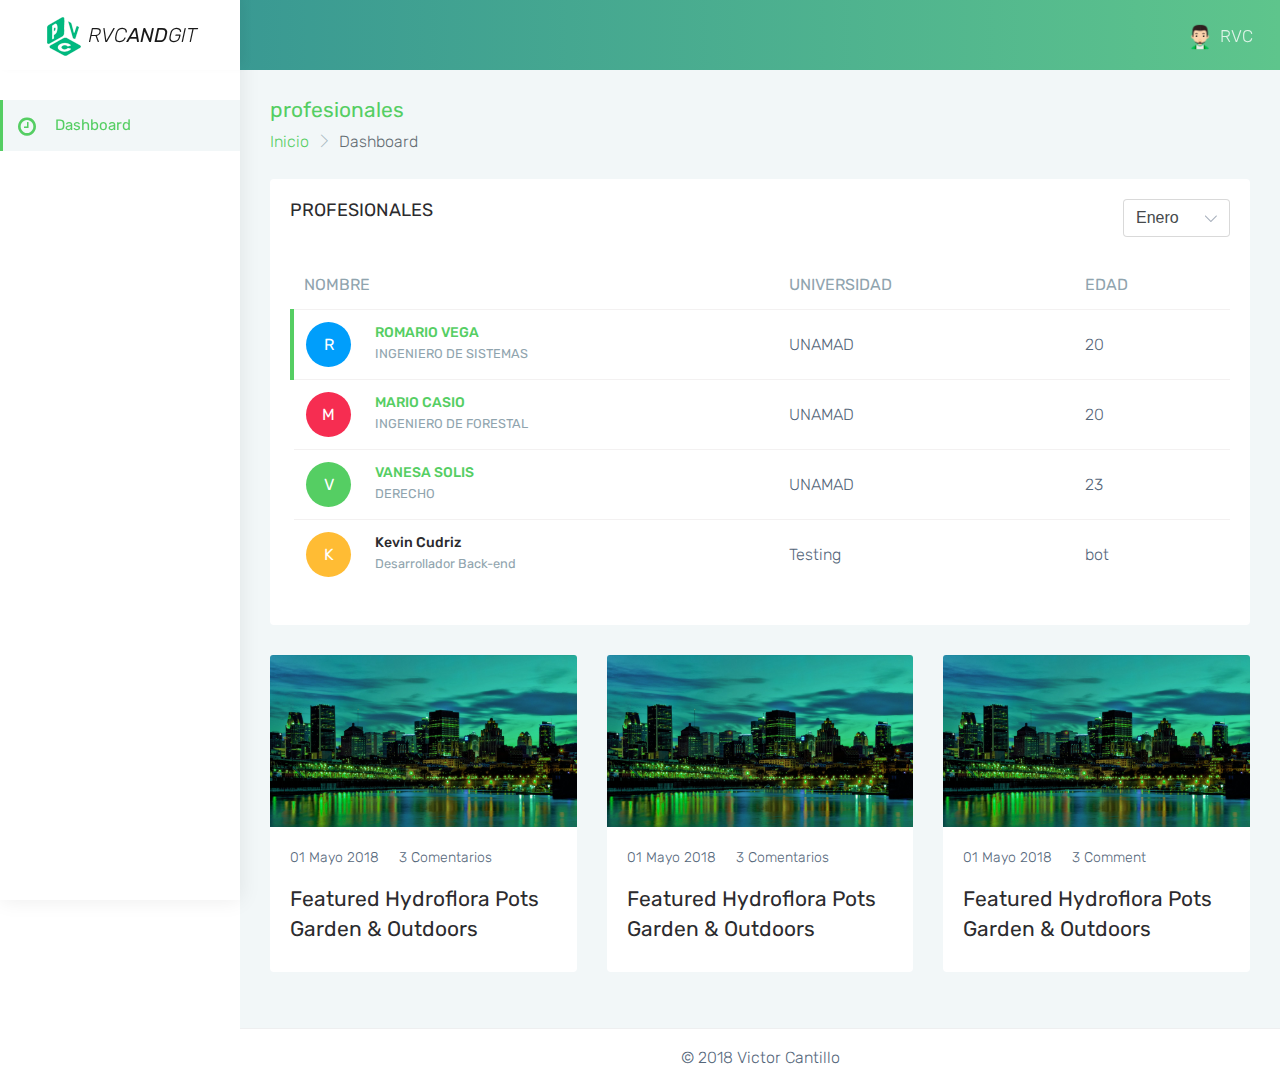
<file: index.html>
<!DOCTYPE html>
<html lang="en">

<head>
    <meta charset="utf-8">
    <meta http-equiv="X-UA-Compatible" content="IE=edge">
    <meta name="viewport" content="width=device-width, initial-scale=1">
    <meta name="description" content="Dashboard, Admin Temple, html5, Html5 Temple">
    <meta name="author" content="Victor Cantillo :: ProgramaConVictor">
    <!-- Favicon icon -->
    <link rel="icon" type="image/png" sizes="16x16" href="assets/images/favicon.png">
    <title>profesiones</title>
    <!-- Bootstrap Core CSS -->
    <link href="assets/plugins/bootstrap/css/bootstrap.min.css" rel="stylesheet">
    <!-- Custom CSS -->
    <link href="css/style.css" rel="stylesheet">
    <!-- You can change the theme colors from here -->
    <link href="css/colors/green.css" id="theme" rel="stylesheet">
</head>

<body class="fix-header fix-sidebar card-no-border">
    <!-- Preloader - style  spinners.css -->
    <div class="preloader">
        <svg class="circular" viewBox="25 25 50 50">
            <circle class="path" cx="50" cy="50" r="20" fill="none" stroke-width="2" stroke-miterlimit="10" /> </svg>
    </div>
    <!-- Main wrapper - style pages.scss -->
    <div id="main-wrapper">
        <!-- Topbar header - style pages.scss -->
        <header class="topbar">
            <nav class="navbar top-navbar navbar-toggleable-sm navbar-light">
                <!-- Logo -->
                <div class="navbar-header">
                    <a class="navbar-brand" href="index.html">
                        <!-- Logo icon -->
                        <b>
                                <img src="assets/images/logo-icon.png" alt="homepage" class="dark-logo" />                            
                            </b>
                            <!--End Logo icon -->
                            <!-- Logo text -->
                            <span>
                                <!-- dark Logo text -->
                                <i class="dark-logo">RVC<b>AND</b>GIT</i>
                            </span>
                    </a>
                </div>
                <!-- End Logo -->
                <div class="navbar-collapse">
                    <!-- toggle and nav items -->
                    <ul class="navbar-nav mr-auto mt-md-0 ">
                        <!-- This is  -->
                        <li class="nav-item">
                            <a class="nav-link nav-toggler hidden-md-up text-muted waves-effect waves-dark" href="javascript:void(0)">
                                <i class="ti-menu"></i>
                            </a>
                        </li>
                        <li class="nav-item hidden-sm-down">
                            <!-- <form class="app-search p-l-20">
                                <input type="text" class="form-control" placeholder="Search for...">
                                <a class="srh-btn">
                                    <i class="ti-search"></i>
                                </a>
                            </form> -->
                        </li>
                    </ul>

                    <!-- User profile and search -->

                    <ul class="navbar-nav my-lg-0">
                        <li class="nav-item dropdown">
                            <a class="nav-link dropdown-toggle text-muted waves-effect waves-dark" href="" data-toggle="dropdown" aria-haspopup="true"
                                aria-expanded="false">
                                <img src="assets/images/users/1.jpg" alt="user" class="profile-pic m-r-5" />RVC</a>
                        </li>
                    </ul>
                </div>
            </nav>
        </header>

        <!-- End Topbar header -->
        <!-- Left Sidebar - style you can find in sidebar.scss  -->
        <aside class="left-sidebar">
            <!-- Sidebar scroll-->
            <div class="scroll-sidebar">
                <!-- Sidebar navigation-->
                <nav class="sidebar-nav">
                    <ul id="sidebarnav">
                        <li>
                            <a href="index.html" class="waves-effect">
                                <i class="fa fa-clock-o m-r-10" aria-hidden="true"></i>Dashboard</a>
                        </li>
                        <!-- <li>
                            <a href="pages-profile.html" class="waves-effect">
                                <i class="fa fa-user m-r-10" aria-hidden="true"></i>Profile</a>
                        </li>
                        <li>
                            <a href="table-basic.html" class="waves-effect">
                                <i class="fa fa-table m-r-10" aria-hidden="true"></i>Table</a>
                        </li>
                        <li>
                            <a href="icon-fontawesome.html" class="waves-effect">
                                <i class="fa fa-font m-r-10" aria-hidden="true"></i>Icons</a>
                        </li>
                        <li>
                            <a href="map-google.html" class="waves-effect">
                                <i class="fa fa-globe m-r-10" aria-hidden="true"></i>Google Map</a>
                        </li>
                        <li>
                            <a href="pages-blank.html" class="waves-effect">
                                <i class="fa fa-columns m-r-10" aria-hidden="true"></i>Blank Page</a>
                        </li>
                        <li>
                            <a href="pages-error-404.html" class="waves-effect">
                                <i class="fa fa-info-circle m-r-10" aria-hidden="true"></i>Error 404</a>
                        </li> -->
                    </ul>
                    <!-- <div class="text-center m-t-30">
                        <a href="" class="btn btn-danger">Subcribete a YouTube</a>
                    </div> -->
                </nav>
                <!-- End Sidebar navigation -->
            </div>
            <!-- End Sidebar scroll-->
        </aside>
        <!-- End Left Sidebar - style sidebar.scss  -->

        <!-- Page wrapper  -->
        <div class="page-wrapper">
            <!-- Container fluid  -->
            <div class="container-fluid">
                <div class="row page-titles">
                    <div class="col-md-6 col-8 align-self-center">
                        <h3 class="text-themecolor m-b-0 m-t-0">profesionales</h3>
                        <ol class="breadcrumb">
                            <li class="breadcrumb-item">
                                <a href="javascript:void(0)">Inicio</a>
                            </li>
                            <li class="breadcrumb-item active">Dashboard</li>
                        </ol>
                    </div>
                </div>
                <!-- Row -->
                <div class="row">
                    <!-- Column -->
                    <!-- <div class="col-sm-6">
                        <div class="card">
                            <div class="card-block">
                                <h4 class="card-title">Ventas Diarias</h4>
                                <div class="text-right">
                                    <h2 class="font-light m-b-0">
                                        <i class="ti-arrow-up text-success"></i> $120</h2>
                                    <span class="text-muted">Ingresos del día</span>
                                </div>
                                <span class="text-success">80%</span>
                                <div class="progress">
                                    <div class="progress-bar bg-success" role="progressbar" style="width: 80%; height: 6px;" aria-valuenow="25" aria-valuemin="0"
                                        aria-valuemax="100"></div>
                                </div>
                            </div>
                        </div>
                    </div> -->
                    <!-- Column -->
                    <!-- Column -->
                    <!-- <div class="col-sm-6">
                        <div class="card">
                            <div class="card-block">
                                <h4 class="card-title">Ventas Semanales</h4>
                                <div class="text-right">
                                    <h2 class="font-light m-b-0">
                                        <i class="ti-arrow-up text-info"></i> $5,000</h2>
                                    <span class="text-muted">Ingresos Estimados</span>
                                </div>
                                <span class="text-info">30%</span>
                                <div class="progress">
                                    <div class="progress-bar bg-info" role="progressbar" style="width: 30%; height: 6px;" aria-valuenow="25" aria-valuemin="0"
                                        aria-valuemax="100"></div>
                                </div>
                            </div>
                        </div>
                    </div> -->
                    <!-- Column -->
                </div>
                <!-- Row -->
                <!-- Row -->
                <div class="row">
                    <!-- column -->
                    <!-- <div class="col-sm-12">
                        <div class="card">
                            <div class="card-block">
                                <h4 class="card-title">Estadisticas de Ingresos</h4>
                                <div class="flot-chart">
                                    <div class="flot-chart-content" id="flot-line-chart"></div>
                                </div>
                            </div>
                        </div>
                    </div> -->
                    <!-- column -->
                </div>
                <!-- Row -->
                <!-- Row -->
                <div class="row">
                    <div class="col-sm-12">
                        <div class="card">
                            <div class="card-block">
                                <select class="custom-select pull-right">
                                    <option selected>Enero</option>
                                    <option value="1">Februaro</option>
                                    <option value="2">Marzo</option>
                                    <option value="3">Abril</option>
                                </select>
                                <h4 class="card-title">PROFESIONALES</h4>
                                <div class="table-responsive m-t-40">
                                    <table class="table stylish-table">
                                        <thead>
                                            <tr>
                                                <th colspan="2">NOMBRE</th>
                                                <th>UNIVERSIDAD</th>
                                                <th>EDAD</th>
                                            </tr>
                                        </thead>
                                        <tbody>
                                            <tr class="active">
                                                <td style="width:50px;">
                                                    <span class="round">R</span>
                                                </td>
                                                <td>
                                                    <h6><a href="https://sirisolasveo.github.io/USER1_ROMARIO/">ROMARIO VEGA</a></h6>
                                                    <small class="text-muted">INGENIERO DE SISTEMAS</small>
                                                </td>
                                                <td>UNAMAD</td>
                                                <td>20</td>
                                            </tr>
                                            <tr>
                                                <td style="width:50px;">
                                                    <span class="round round-danger">M</span>
                                                </td>
                                                <td>
                                                    <h6><a href="">MARIO CASIO</a></h6>
                                                    <small class="text-muted">INGENIERO DE FORESTAL</small>
                                                </td>
                                                <td>UNAMAD</td>
                                                <td>20</td>
                                            </tr>
                                            <tr>
                                                <td>
                                                    <span class="round round-success">V</span>
                                                </td>
                                                <td>
                                                    <h6><a href=""> VANESA SOLIS</a></h6>
                                                    <small class="text-muted">DERECHO</small>
                                                </td>
                                                <td>UNAMAD</td>
                                                <td>23</td>
                                            </tr>
                                            <tr>
                                                <td>
                                                    <span class="round round-warning">K</span>
                                                </td>
                                                <td>
                                                    <h6>Kevin Cudriz</h6>
                                                    <small class="text-muted">Desarrollador Back-end</small>
                                                </td>
                                                <td>Testing</td>
                                                <td>bot</td>
                                            </tr>
                                        </tbody>
                                    </table>
                                </div>
                            </div>
                        </div>
                    </div>
                </div>
                <!-- Row -->
                <!-- Row -->
                <div class="row">
                    <!-- Column -->
                    <div class="col-lg-4">
                        <div class="card">
                            <img class="card-img-top img-responsive" src="assets/images/big/img5.jpg" alt="Card">
                            <div class="card-block">
                                <ul class="list-inline font-14">
                                    <li class="p-l-0">01 Mayo 2018</li>
                                    <li>
                                        <a href="javascript:void(0)" class="link">3 Comentarios</a>
                                    </li>
                                </ul>
                                <h3 class="font-normal">Featured Hydroflora Pots Garden &amp; Outdoors</h3>
                            </div>
                        </div>
                    </div>
                    <!-- Column -->
                    <!-- Column -->
                    <div class="col-lg-4">
                        <div class="card">
                            <img class="card-img-top img-responsive" src="assets/images/big/img5.jpg" alt="Card">
                            <div class="card-block">
                                <ul class="list-inline font-14">
                                    <li class="p-l-0">01 Mayo 2018</li>
                                    <li>
                                        <a href="javascript:void(0)" class="link">3 Comentarios</a>
                                    </li>
                                </ul>
                                <h3 class="font-normal">Featured Hydroflora Pots Garden &amp; Outdoors</h3>
                            </div>
                        </div>
                    </div>
                    <!-- Column -->
                    <!-- Column -->
                    <div class="col-lg-4">
                        <div class="card">
                            <img class="card-img-top img-responsive" src="assets/images/big/img5.jpg" alt="Card">
                            <div class="card-block">
                                <ul class="list-inline font-14">
                                    <li class="p-l-0">01 Mayo 2018</li>
                                    <li>
                                        <a href="javascript:void(0)" class="link">3 Comment</a>
                                    </li>
                                </ul>
                                <h3 class="font-normal">Featured Hydroflora Pots Garden &amp; Outdoors</h3>
                            </div>
                        </div>
                    </div>
                    <!-- Column -->
                </div>
                <!-- Row -->
                <!-- End PAge Content -->
            </div>
            <!-- End Container fluid  -->
            <!-- footer -->
            <footer class="footer text-center">
                © 2018 Victor Cantillo
            </footer>
            <!-- End footer -->
        </div>
        <!-- End Page wrapper  -->
    </div>
    <!-- End Wrapper -->
    <!-- All Jquery -->
    <script src="assets/plugins/jquery/jquery.min.js"></script>
    <!-- Bootstrap tether Core JavaScript -->
    <script src="assets/plugins/bootstrap/js/tether.min.js"></script>
    <script src="assets/plugins/bootstrap/js/bootstrap.min.js"></script>
    <!-- slimscrollbar scrollbar JavaScript -->
    <script src="js/jquery.slimscroll.js"></script>
    <!--Wave Effects -->
    <script src="js/waves.js"></script>
    <!--Menu sidebar -->
    <script src="js/sidebarmenu.js"></script>
    <!--stickey kit -->
    <script src="assets/plugins/sticky-kit-master/dist/sticky-kit.min.js"></script>
    <!--Custom JavaScript -->
    <script src="js/custom.min.js"></script>
    <!-- This page plugins -->
    <!-- Flot Charts JavaScript -->
    <script src="assets/plugins/flot/jquery.flot.js"></script>
    <script src="assets/plugins/flot.tooltip/js/jquery.flot.tooltip.min.js"></script>
    <script src="js/flot-data.js"></script>
    <!-- Style switcher -->
    <script src="assets/plugins/styleswitcher/jQuery.style.switcher.js"></script>
</body>

</html>
</file>
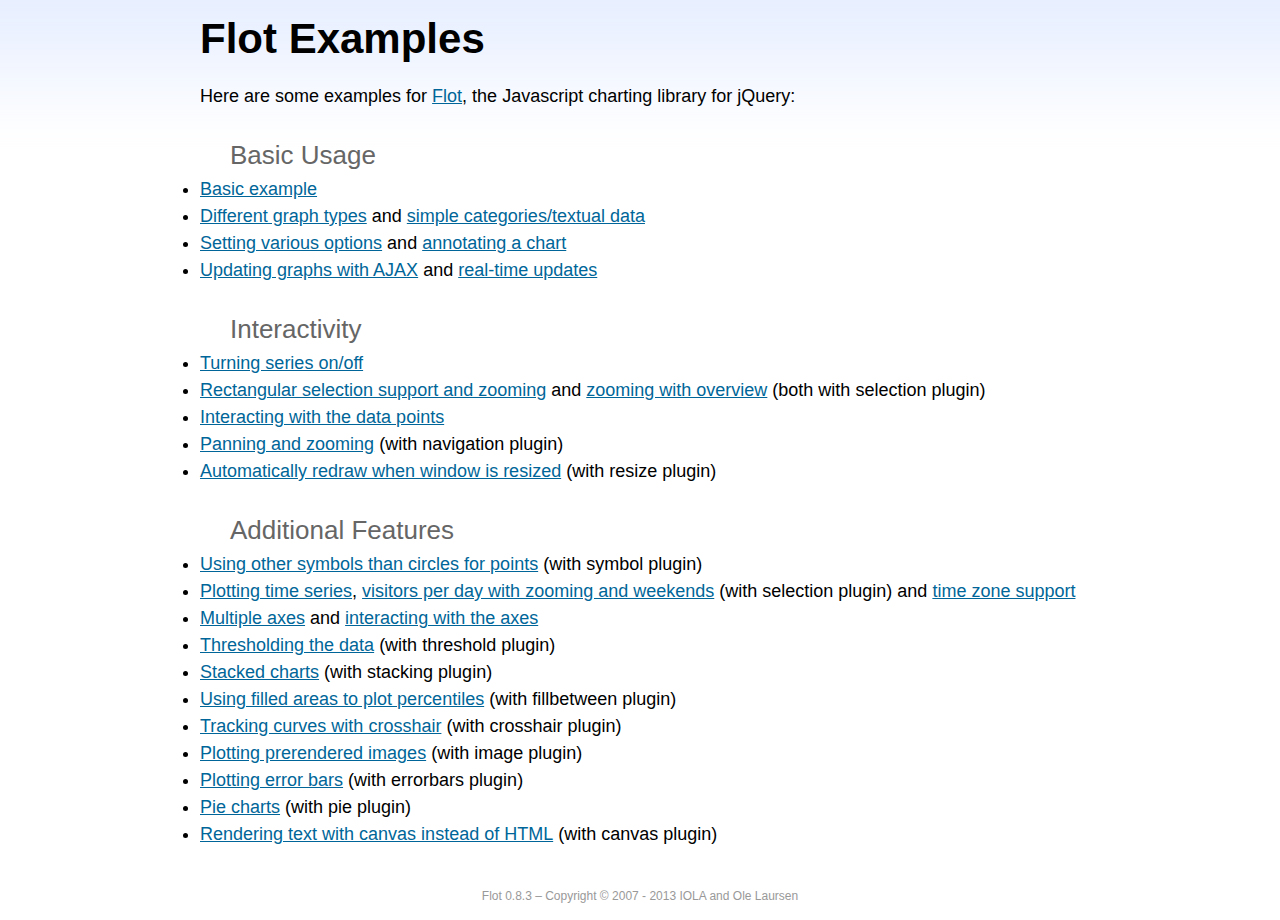
<file: assets/plugins/flot/examples/index.html>
<!DOCTYPE html PUBLIC "-//W3C//DTD HTML 4.01//EN" "http://www.w3.org/TR/html4/strict.dtd">
<html>
<head>
	<meta http-equiv="Content-Type" content="text/html; charset=utf-8">
	<title>Flot Examples</title>
	<link href="examples.css" rel="stylesheet" type="text/css">
	<style>

	h3 {
		margin-top: 30px;
		margin-bottom: 5px;
	}

	</style>
	<script language="javascript" type="text/javascript" src="../jquery.js"></script>
	<script language="javascript" type="text/javascript" src="../jquery.flot.js"></script>
	<script type="text/javascript">

	$(function() {

		// Add the Flot version string to the footer

		$("#footer").prepend("Flot " + $.plot.version + " &ndash; ");
	});

	</script>
</head>
<body>

	<div id="header">
		<h2>Flot Examples</h2>
	</div>

	<div id="content">

		<p>Here are some examples for <a href="http://www.flotcharts.org">Flot</a>, the Javascript charting library for jQuery:</p>

		<h3>Basic Usage</h3>

		<ul>
			<li><a href="basic-usage/index.html">Basic example</a></li>
			<li><a href="series-types/index.html">Different graph types</a> and <a href="categories/index.html">simple categories/textual data</a></li>
			<li><a href="basic-options/index.html">Setting various options</a> and <a href="annotating/index.html">annotating a chart</a></li>
			<li><a href="ajax/index.html">Updating graphs with AJAX</a> and <a href="realtime/index.html">real-time updates</a></li>
		</ul>

		<h3>Interactivity</h3>

		<ul>
			<li><a href="series-toggle/index.html">Turning series on/off</a></li>
			<li><a href="selection/index.html">Rectangular selection support and zooming</a> and <a href="zooming/index.html">zooming with overview</a> (both with selection plugin)</li>
			<li><a href="interacting/index.html">Interacting with the data points</a></li>
			<li><a href="navigate/index.html">Panning and zooming</a> (with navigation plugin)</li>
			<li><a href="resize/index.html">Automatically redraw when window is resized</a> (with resize plugin)</li>
		</ul>

		<h3>Additional Features</h3>

		<ul>
			<li><a href="symbols/index.html">Using other symbols than circles for points</a> (with symbol plugin)</li>
			<li><a href="axes-time/index.html">Plotting time series</a>, <a href="visitors/index.html">visitors per day with zooming and weekends</a> (with selection plugin) and <a href="axes-time-zones/index.html">time zone support</a></li>
			<li><a href="axes-multiple/index.html">Multiple axes</a> and <a href="axes-interacting/index.html">interacting with the axes</a></li>
			<li><a href="threshold/index.html">Thresholding the data</a> (with threshold plugin)</li>
			<li><a href="stacking/index.html">Stacked charts</a> (with stacking plugin)</li>
			<li><a href="percentiles/index.html">Using filled areas to plot percentiles</a> (with fillbetween plugin)</li>
			<li><a href="tracking/index.html">Tracking curves with crosshair</a> (with crosshair plugin)</li>
			<li><a href="image/index.html">Plotting prerendered images</a> (with image plugin)</li>
			<li><a href="series-errorbars/index.html">Plotting error bars</a> (with errorbars plugin)</li>
			<li><a href="series-pie/index.html">Pie charts</a> (with pie plugin)</li>
			<li><a href="canvas/index.html">Rendering text with canvas instead of HTML</a> (with canvas plugin)</li>
		</ul>

	</div>

	<div id="footer">
		Copyright &copy; 2007 - 2013 IOLA and Ole Laursen
	</div>

</body>
</html>
</file>
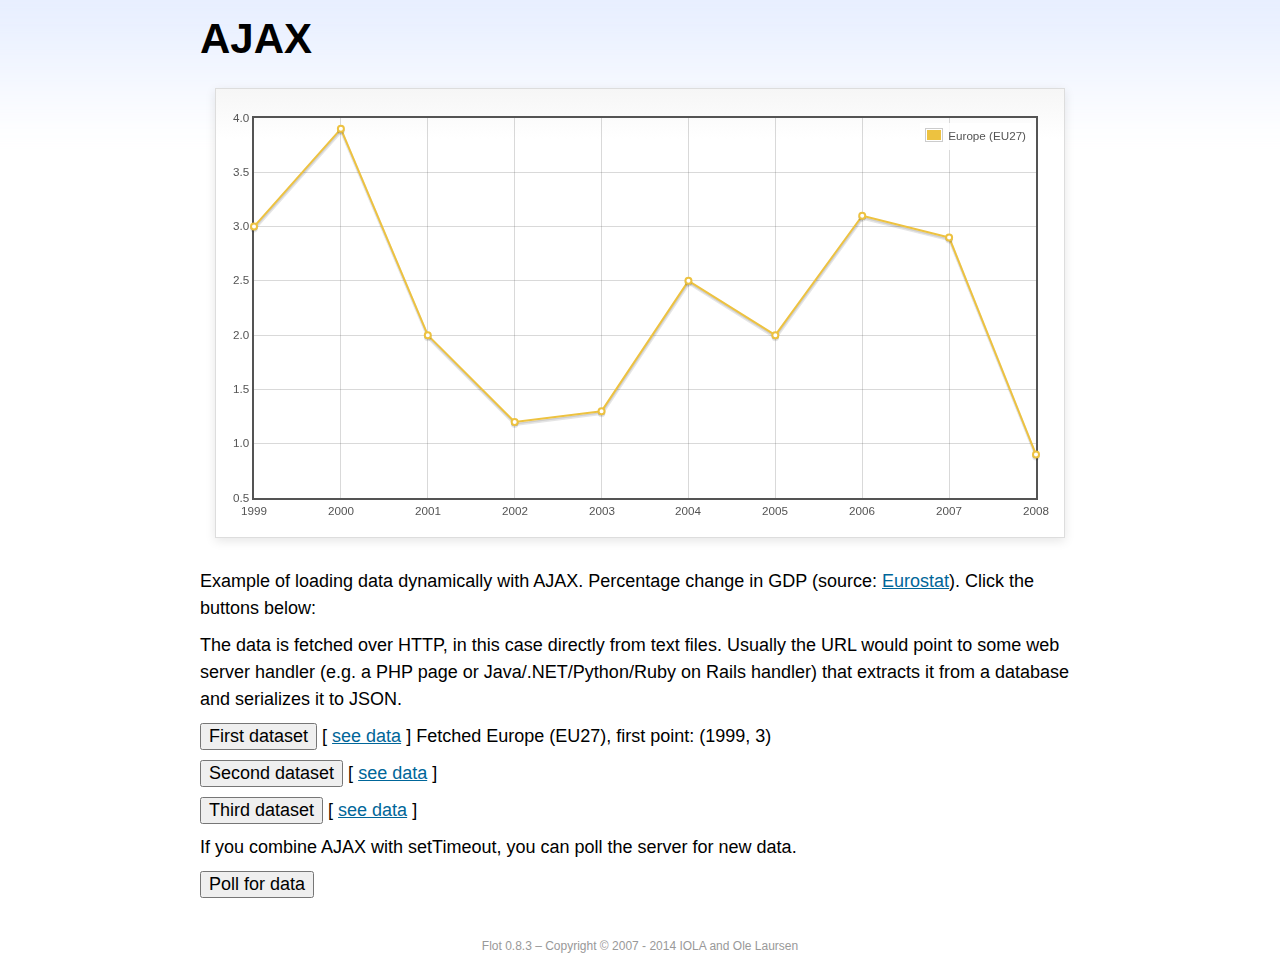
<file: assets/plugins/flot/examples/ajax/index.html>
<!DOCTYPE html PUBLIC "-//W3C//DTD HTML 4.01//EN" "http://www.w3.org/TR/html4/strict.dtd">
<html>
<head>
	<meta http-equiv="Content-Type" content="text/html; charset=utf-8">
	<title>Flot Examples: AJAX</title>
	<link href="../examples.css" rel="stylesheet" type="text/css">
	<!--[if lte IE 8]><script language="javascript" type="text/javascript" src="../../excanvas.min.js"></script><![endif]-->
	<script language="javascript" type="text/javascript" src="../../jquery.js"></script>
	<script language="javascript" type="text/javascript" src="../../jquery.flot.js"></script>
	<script type="text/javascript">

	$(function() {

		var options = {
			lines: {
				show: true
			},
			points: {
				show: true
			},
			xaxis: {
				tickDecimals: 0,
				tickSize: 1
			}
		};

		var data = [];

		$.plot("#placeholder", data, options);

		// Fetch one series, adding to what we already have

		var alreadyFetched = {};

		$("button.fetchSeries").click(function () {

			var button = $(this);

			// Find the URL in the link right next to us, then fetch the data

			var dataurl = button.siblings("a").attr("href");

			function onDataReceived(series) {

				// Extract the first coordinate pair; jQuery has parsed it, so
				// the data is now just an ordinary JavaScript object

				var firstcoordinate = "(" + series.data[0][0] + ", " + series.data[0][1] + ")";
				button.siblings("span").text("Fetched " + series.label + ", first point: " + firstcoordinate);

				// Push the new data onto our existing data array

				if (!alreadyFetched[series.label]) {
					alreadyFetched[series.label] = true;
					data.push(series);
				}

				$.plot("#placeholder", data, options);
			}

			$.ajax({
				url: dataurl,
				type: "GET",
				dataType: "json",
				success: onDataReceived
			});
		});

		// Initiate a recurring data update

		$("button.dataUpdate").click(function () {

			data = [];
			alreadyFetched = {};

			$.plot("#placeholder", data, options);

			var iteration = 0;

			function fetchData() {

				++iteration;

				function onDataReceived(series) {

					// Load all the data in one pass; if we only got partial
					// data we could merge it with what we already have.

					data = [ series ];
					$.plot("#placeholder", data, options);
				}

				// Normally we call the same URL - a script connected to a
				// database - but in this case we only have static example
				// files, so we need to modify the URL.

				$.ajax({
					url: "data-eu-gdp-growth-" + iteration + ".json",
					type: "GET",
					dataType: "json",
					success: onDataReceived
				});

				if (iteration < 5) {
					setTimeout(fetchData, 1000);
				} else {
					data = [];
					alreadyFetched = {};
				}
			}

			setTimeout(fetchData, 1000);
		});

		// Load the first series by default, so we don't have an empty plot

		$("button.fetchSeries:first").click();

		// Add the Flot version string to the footer

		$("#footer").prepend("Flot " + $.plot.version + " &ndash; ");
	});

	</script>
</head>
<body>

	<div id="header">
		<h2>AJAX</h2>
	</div>

	<div id="content">

		<div class="demo-container">
			<div id="placeholder" class="demo-placeholder"></div>
		</div>

		<p>Example of loading data dynamically with AJAX. Percentage change in GDP (source: <a href="http://epp.eurostat.ec.europa.eu/tgm/table.do?tab=table&init=1&plugin=1&language=en&pcode=tsieb020">Eurostat</a>). Click the buttons below:</p>

		<p>The data is fetched over HTTP, in this case directly from text files. Usually the URL would point to some web server handler (e.g. a PHP page or Java/.NET/Python/Ruby on Rails handler) that extracts it from a database and serializes it to JSON.</p>

		<p>
			<button class="fetchSeries">First dataset</button>
			[ <a href="data-eu-gdp-growth.json">see data</a> ]
			<span></span>
		</p>

		<p>
			<button class="fetchSeries">Second dataset</button>
			[ <a href="data-japan-gdp-growth.json">see data</a> ]
			<span></span>
		</p>

		<p>
			<button class="fetchSeries">Third dataset</button>
			[ <a href="data-usa-gdp-growth.json">see data</a> ]
			<span></span>
		</p>

		<p>If you combine AJAX with setTimeout, you can poll the server for new data.</p>

		<p>
			<button class="dataUpdate">Poll for data</button>
		</p>

	</div>

	<div id="footer">
		Copyright &copy; 2007 - 2014 IOLA and Ole Laursen
	</div>

</body>
</html>
</file>
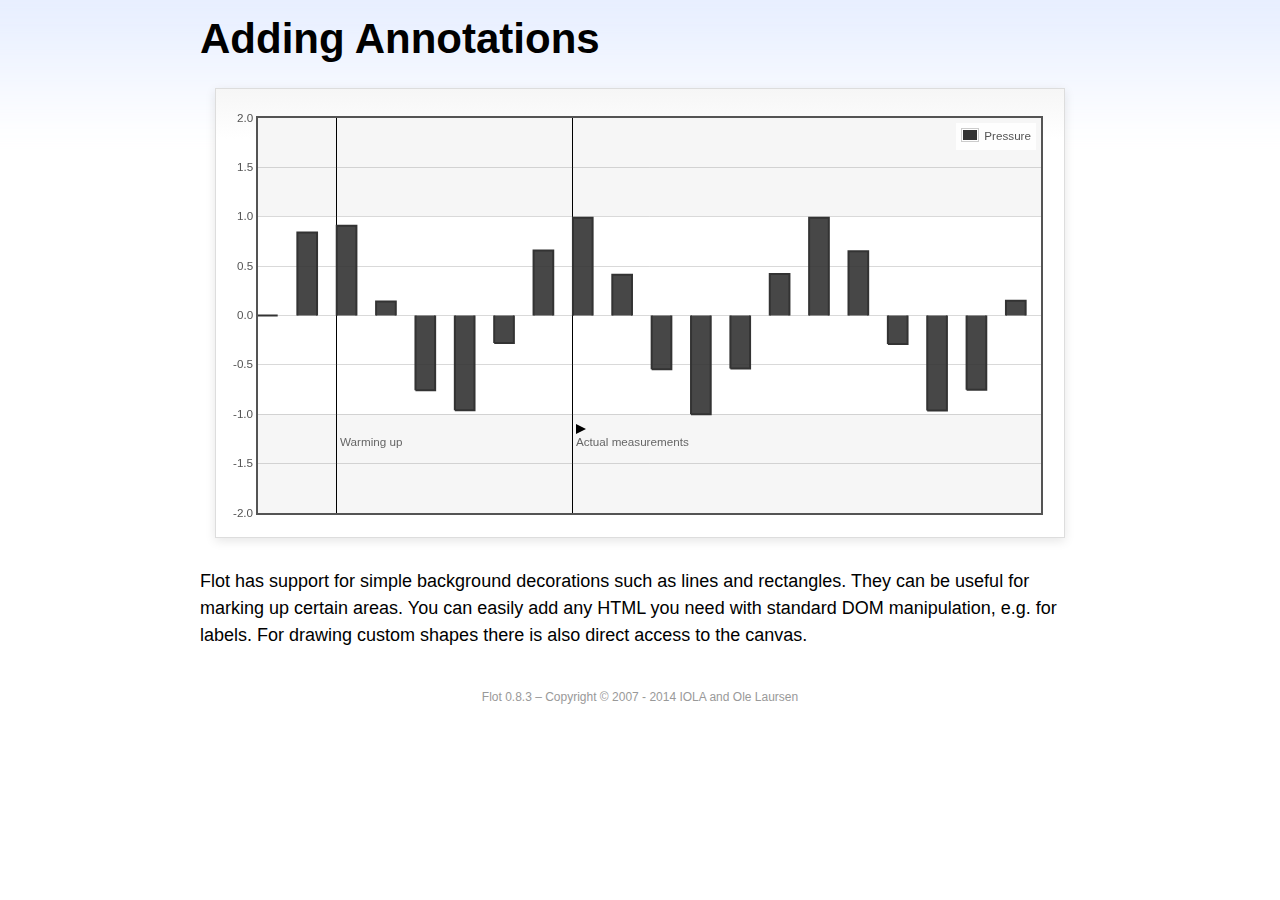
<file: assets/plugins/flot/examples/annotating/index.html>
<!DOCTYPE html PUBLIC "-//W3C//DTD HTML 4.01//EN" "http://www.w3.org/TR/html4/strict.dtd">
<html>
<head>
	<meta http-equiv="Content-Type" content="text/html; charset=utf-8">
	<title>Flot Examples: Adding Annotations</title>
	<link href="../examples.css" rel="stylesheet" type="text/css">
	<!--[if lte IE 8]><script language="javascript" type="text/javascript" src="../../excanvas.min.js"></script><![endif]-->
	<script language="javascript" type="text/javascript" src="../../jquery.js"></script>
	<script language="javascript" type="text/javascript" src="../../jquery.flot.js"></script>
	<script type="text/javascript">

	$(function() {

		var d1 = [];
		for (var i = 0; i < 20; ++i) {
			d1.push([i, Math.sin(i)]);
		}

		var data = [{ data: d1, label: "Pressure", color: "#333" }];

		var markings = [
			{ color: "#f6f6f6", yaxis: { from: 1 } },
			{ color: "#f6f6f6", yaxis: { to: -1 } },
			{ color: "#000", lineWidth: 1, xaxis: { from: 2, to: 2 } },
			{ color: "#000", lineWidth: 1, xaxis: { from: 8, to: 8 } }
		];

		var placeholder = $("#placeholder");

		var plot = $.plot(placeholder, data, {
			bars: { show: true, barWidth: 0.5, fill: 0.9 },
			xaxis: { ticks: [], autoscaleMargin: 0.02 },
			yaxis: { min: -2, max: 2 },
			grid: { markings: markings }
		});

		var o = plot.pointOffset({ x: 2, y: -1.2});

		// Append it to the placeholder that Flot already uses for positioning

		placeholder.append("<div style='position:absolute;left:" + (o.left + 4) + "px;top:" + o.top + "px;color:#666;font-size:smaller'>Warming up</div>");

		o = plot.pointOffset({ x: 8, y: -1.2});
		placeholder.append("<div style='position:absolute;left:" + (o.left + 4) + "px;top:" + o.top + "px;color:#666;font-size:smaller'>Actual measurements</div>");

		// Draw a little arrow on top of the last label to demonstrate canvas
		// drawing

		var ctx = plot.getCanvas().getContext("2d");
		ctx.beginPath();
		o.left += 4;
		ctx.moveTo(o.left, o.top);
		ctx.lineTo(o.left, o.top - 10);
		ctx.lineTo(o.left + 10, o.top - 5);
		ctx.lineTo(o.left, o.top);
		ctx.fillStyle = "#000";
		ctx.fill();

		// Add the Flot version string to the footer

		$("#footer").prepend("Flot " + $.plot.version + " &ndash; ");
	});

	</script>
</head>
<body>

	<div id="header">
		<h2>Adding Annotations</h2>
	</div>

	<div id="content">

		<div class="demo-container">
			<div id="placeholder" class="demo-placeholder"></div>
		</div>

		<p>Flot has support for simple background decorations such as lines and rectangles. They can be useful for marking up certain areas. You can easily add any HTML you need with standard DOM manipulation, e.g. for labels. For drawing custom shapes there is also direct access to the canvas.</p>

	</div>

	<div id="footer">
		Copyright &copy; 2007 - 2014 IOLA and Ole Laursen
	</div>

</body>
</html>
</file>
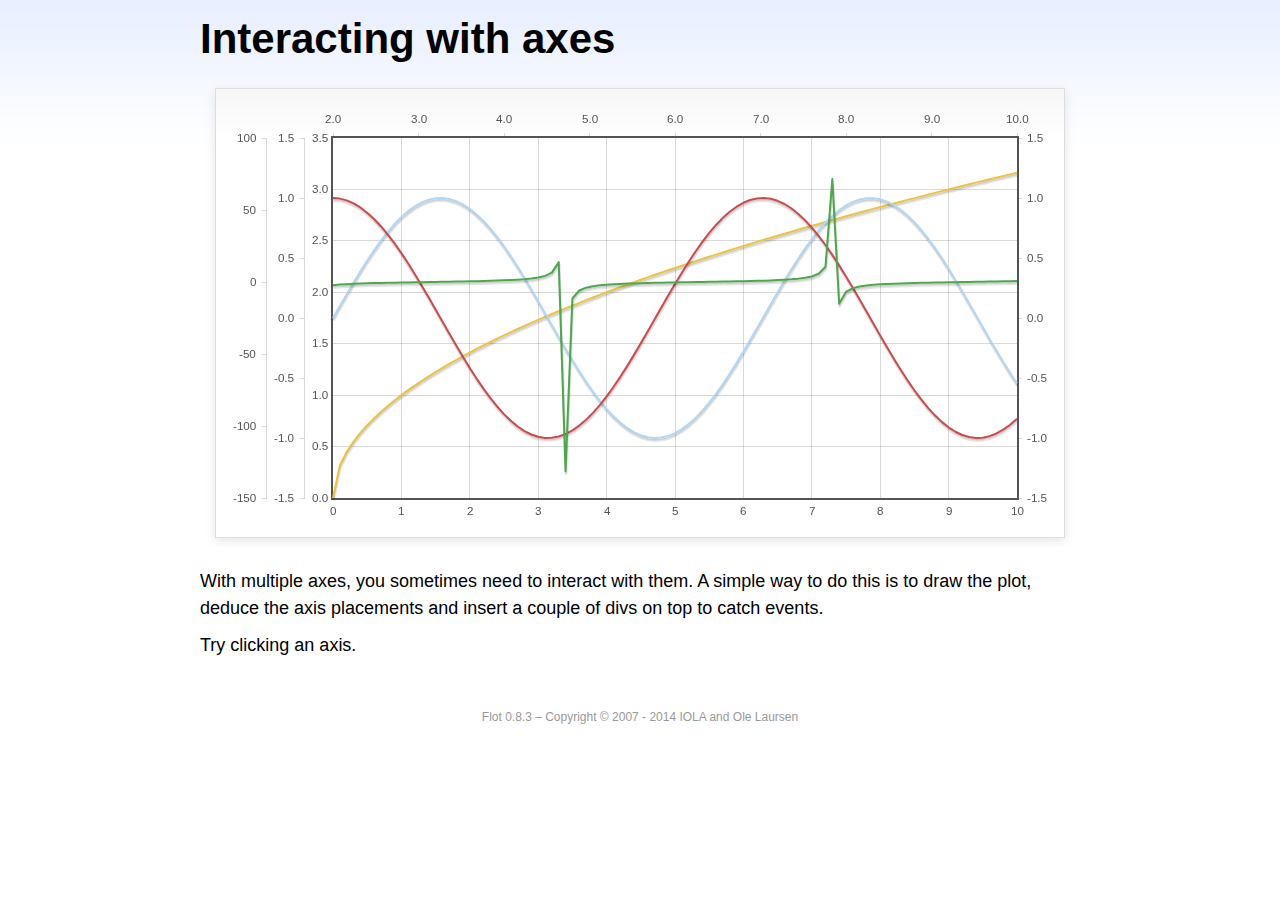
<file: assets/plugins/flot/examples/axes-interacting/index.html>
<!DOCTYPE html PUBLIC "-//W3C//DTD HTML 4.01//EN" "http://www.w3.org/TR/html4/strict.dtd">
<html>
<head>
	<meta http-equiv="Content-Type" content="text/html; charset=utf-8">
	<title>Flot Examples: Interacting with axes</title>
	<link href="../examples.css" rel="stylesheet" type="text/css">
	<!--[if lte IE 8]><script language="javascript" type="text/javascript" src="../../excanvas.min.js"></script><![endif]-->
	<script language="javascript" type="text/javascript" src="../../jquery.js"></script>
	<script language="javascript" type="text/javascript" src="../../jquery.flot.js"></script>
	<script type="text/javascript">

	$(function() {

		function generate(start, end, fn) {
			var res = [];
			for (var i = 0; i <= 100; ++i) {
				var x = start + i / 100 * (end - start);
				res.push([x, fn(x)]);
			}
			return res;
		}

		var data = [
			{ data: generate(0, 10, function (x) { return Math.sqrt(x);}), xaxis: 1, yaxis:1 },
			{ data: generate(0, 10, function (x) { return Math.sin(x);}), xaxis: 1, yaxis:2 },
			{ data: generate(0, 10, function (x) { return Math.cos(x);}), xaxis: 1, yaxis:3 },
			{ data: generate(2, 10, function (x) { return Math.tan(x);}), xaxis: 2, yaxis: 4 }
		];

		var plot = $.plot("#placeholder", data, {
			xaxes: [
				{ position: 'bottom' },
				{ position: 'top'}
			],
			yaxes: [
				{ position: 'left' },
				{ position: 'left' },
				{ position: 'right' },
				{ position: 'left' }
			]
		});

		// Create a div for each axis

		$.each(plot.getAxes(), function (i, axis) {
			if (!axis.show)
				return;

			var box = axis.box;

			$("<div class='axisTarget' style='position:absolute; left:" + box.left + "px; top:" + box.top + "px; width:" + box.width +  "px; height:" + box.height + "px'></div>")
				.data("axis.direction", axis.direction)
				.data("axis.n", axis.n)
				.css({ backgroundColor: "#f00", opacity: 0, cursor: "pointer" })
				.appendTo(plot.getPlaceholder())
				.hover(
					function () { $(this).css({ opacity: 0.10 }) },
					function () { $(this).css({ opacity: 0 }) }
				)
				.click(function () {
					$("#click").text("You clicked the " + axis.direction + axis.n + "axis!")
				});
		});

		// Add the Flot version string to the footer

		$("#footer").prepend("Flot " + $.plot.version + " &ndash; ");
	});

	</script>
</head>
<body>

	<div id="header">
		<h2>Interacting with axes</h2>
	</div>

	<div id="content">

		<div class="demo-container">
			<div id="placeholder" class="demo-placeholder"></div>
		</div>

		<p>With multiple axes, you sometimes need to interact with them. A simple way to do this is to draw the plot, deduce the axis placements and insert a couple of divs on top to catch events.</p>

		<p>Try clicking an axis.</p>

		<p id="click"></p>

	</div>

	<div id="footer">
		Copyright &copy; 2007 - 2014 IOLA and Ole Laursen
	</div>

</body>
</html>
</file>
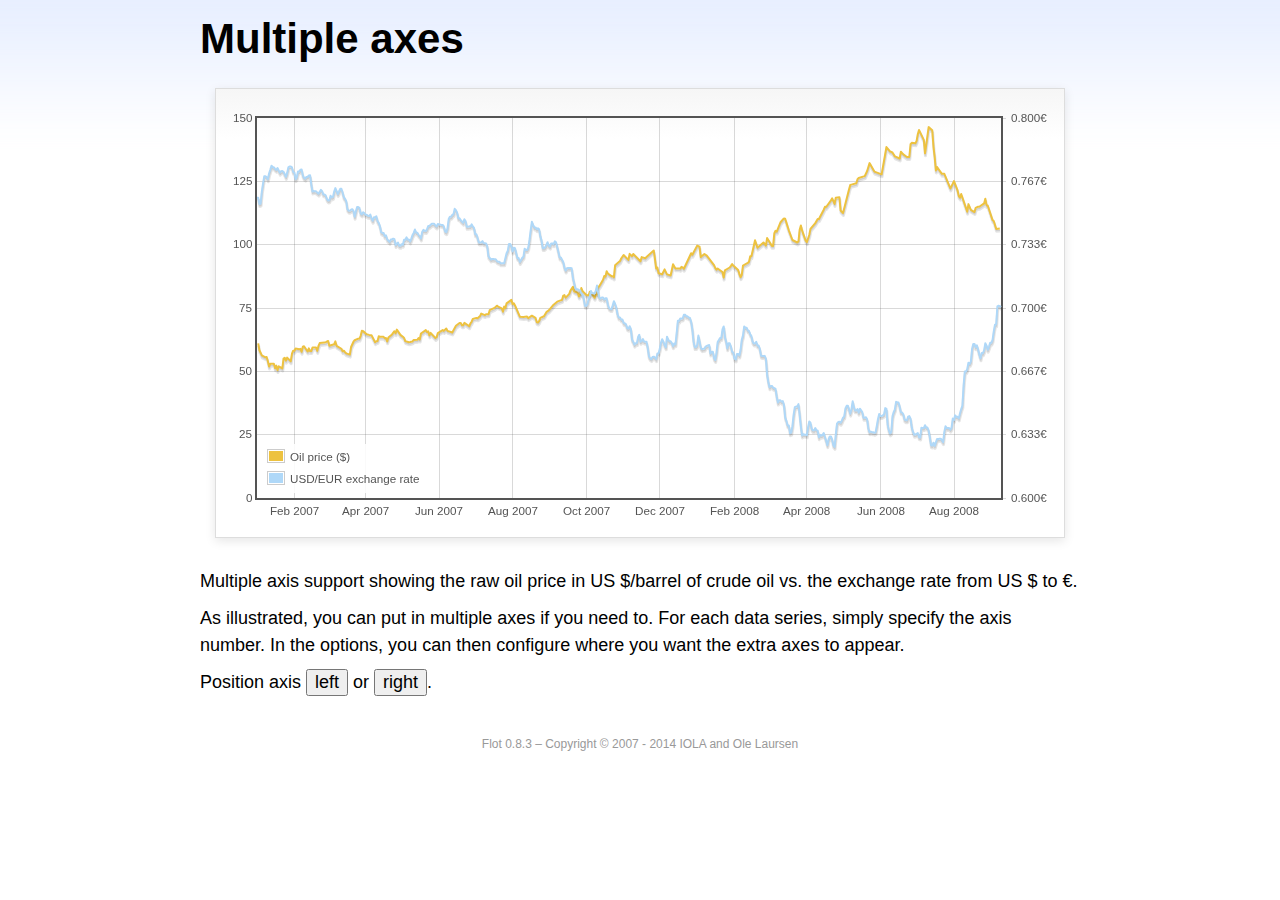
<file: assets/plugins/flot/examples/axes-multiple/index.html>
<!DOCTYPE html PUBLIC "-//W3C//DTD HTML 4.01//EN" "http://www.w3.org/TR/html4/strict.dtd">
<html>
<head>
	<meta http-equiv="Content-Type" content="text/html; charset=utf-8">
	<title>Flot Examples: Multiple Axes</title>
	<link href="../examples.css" rel="stylesheet" type="text/css">
	<!--[if lte IE 8]><script language="javascript" type="text/javascript" src="../../excanvas.min.js"></script><![endif]-->
	<script language="javascript" type="text/javascript" src="../../jquery.js"></script>
	<script language="javascript" type="text/javascript" src="../../jquery.flot.js"></script>
	<script language="javascript" type="text/javascript" src="../../jquery.flot.time.js"></script>
	<script type="text/javascript">

	$(function() {

		var oilprices = [[1167692400000,61.05], [1167778800000,58.32], [1167865200000,57.35], [1167951600000,56.31], [1168210800000,55.55], [1168297200000,55.64], [1168383600000,54.02], [1168470000000,51.88], [1168556400000,52.99], [1168815600000,52.99], [1168902000000,51.21], [1168988400000,52.24], [1169074800000,50.48], [1169161200000,51.99], [1169420400000,51.13], [1169506800000,55.04], [1169593200000,55.37], [1169679600000,54.23], [1169766000000,55.42], [1170025200000,54.01], [1170111600000,56.97], [1170198000000,58.14], [1170284400000,58.14], [1170370800000,59.02], [1170630000000,58.74], [1170716400000,58.88], [1170802800000,57.71], [1170889200000,59.71], [1170975600000,59.89], [1171234800000,57.81], [1171321200000,59.06], [1171407600000,58.00], [1171494000000,57.99], [1171580400000,59.39], [1171839600000,59.39], [1171926000000,58.07], [1172012400000,60.07], [1172098800000,61.14], [1172444400000,61.39], [1172530800000,61.46], [1172617200000,61.79], [1172703600000,62.00], [1172790000000,60.07], [1173135600000,60.69], [1173222000000,61.82], [1173308400000,60.05], [1173654000000,58.91], [1173740400000,57.93], [1173826800000,58.16], [1173913200000,57.55], [1173999600000,57.11], [1174258800000,56.59], [1174345200000,59.61], [1174518000000,61.69], [1174604400000,62.28], [1174860000000,62.91], [1174946400000,62.93], [1175032800000,64.03], [1175119200000,66.03], [1175205600000,65.87], [1175464800000,64.64], [1175637600000,64.38], [1175724000000,64.28], [1175810400000,64.28], [1176069600000,61.51], [1176156000000,61.89], [1176242400000,62.01], [1176328800000,63.85], [1176415200000,63.63], [1176674400000,63.61], [1176760800000,63.10], [1176847200000,63.13], [1176933600000,61.83], [1177020000000,63.38], [1177279200000,64.58], [1177452000000,65.84], [1177538400000,65.06], [1177624800000,66.46], [1177884000000,64.40], [1178056800000,63.68], [1178143200000,63.19], [1178229600000,61.93], [1178488800000,61.47], [1178575200000,61.55], [1178748000000,61.81], [1178834400000,62.37], [1179093600000,62.46], [1179180000000,63.17], [1179266400000,62.55], [1179352800000,64.94], [1179698400000,66.27], [1179784800000,65.50], [1179871200000,65.77], [1179957600000,64.18], [1180044000000,65.20], [1180389600000,63.15], [1180476000000,63.49], [1180562400000,65.08], [1180908000000,66.30], [1180994400000,65.96], [1181167200000,66.93], [1181253600000,65.98], [1181599200000,65.35], [1181685600000,66.26], [1181858400000,68.00], [1182117600000,69.09], [1182204000000,69.10], [1182290400000,68.19], [1182376800000,68.19], [1182463200000,69.14], [1182722400000,68.19], [1182808800000,67.77], [1182895200000,68.97], [1182981600000,69.57], [1183068000000,70.68], [1183327200000,71.09], [1183413600000,70.92], [1183586400000,71.81], [1183672800000,72.81], [1183932000000,72.19], [1184018400000,72.56], [1184191200000,72.50], [1184277600000,74.15], [1184623200000,75.05], [1184796000000,75.92], [1184882400000,75.57], [1185141600000,74.89], [1185228000000,73.56], [1185314400000,75.57], [1185400800000,74.95], [1185487200000,76.83], [1185832800000,78.21], [1185919200000,76.53], [1186005600000,76.86], [1186092000000,76.00], [1186437600000,71.59], [1186696800000,71.47], [1186956000000,71.62], [1187042400000,71.00], [1187301600000,71.98], [1187560800000,71.12], [1187647200000,69.47], [1187733600000,69.26], [1187820000000,69.83], [1187906400000,71.09], [1188165600000,71.73], [1188338400000,73.36], [1188511200000,74.04], [1188856800000,76.30], [1189116000000,77.49], [1189461600000,78.23], [1189548000000,79.91], [1189634400000,80.09], [1189720800000,79.10], [1189980000000,80.57], [1190066400000,81.93], [1190239200000,83.32], [1190325600000,81.62], [1190584800000,80.95], [1190671200000,79.53], [1190757600000,80.30], [1190844000000,82.88], [1190930400000,81.66], [1191189600000,80.24], [1191276000000,80.05], [1191362400000,79.94], [1191448800000,81.44], [1191535200000,81.22], [1191794400000,79.02], [1191880800000,80.26], [1191967200000,80.30], [1192053600000,83.08], [1192140000000,83.69], [1192399200000,86.13], [1192485600000,87.61], [1192572000000,87.40], [1192658400000,89.47], [1192744800000,88.60], [1193004000000,87.56], [1193090400000,87.56], [1193176800000,87.10], [1193263200000,91.86], [1193612400000,93.53], [1193698800000,94.53], [1193871600000,95.93], [1194217200000,93.98], [1194303600000,96.37], [1194476400000,95.46], [1194562800000,96.32], [1195081200000,93.43], [1195167600000,95.10], [1195426800000,94.64], [1195513200000,95.10], [1196031600000,97.70], [1196118000000,94.42], [1196204400000,90.62], [1196290800000,91.01], [1196377200000,88.71], [1196636400000,88.32], [1196809200000,90.23], [1196982000000,88.28], [1197241200000,87.86], [1197327600000,90.02], [1197414000000,92.25], [1197586800000,90.63], [1197846000000,90.63], [1197932400000,90.49], [1198018800000,91.24], [1198105200000,91.06], [1198191600000,90.49], [1198710000000,96.62], [1198796400000,96.00], [1199142000000,99.62], [1199314800000,99.18], [1199401200000,95.09], [1199660400000,96.33], [1199833200000,95.67], [1200351600000,91.90], [1200438000000,90.84], [1200524400000,90.13], [1200610800000,90.57], [1200956400000,89.21], [1201042800000,86.99], [1201129200000,89.85], [1201474800000,90.99], [1201561200000,91.64], [1201647600000,92.33], [1201734000000,91.75], [1202079600000,90.02], [1202166000000,88.41], [1202252400000,87.14], [1202338800000,88.11], [1202425200000,91.77], [1202770800000,92.78], [1202857200000,93.27], [1202943600000,95.46], [1203030000000,95.46], [1203289200000,101.74], [1203462000000,98.81], [1203894000000,100.88], [1204066800000,99.64], [1204153200000,102.59], [1204239600000,101.84], [1204498800000,99.52], [1204585200000,99.52], [1204671600000,104.52], [1204758000000,105.47], [1204844400000,105.15], [1205103600000,108.75], [1205276400000,109.92], [1205362800000,110.33], [1205449200000,110.21], [1205708400000,105.68], [1205967600000,101.84], [1206313200000,100.86], [1206399600000,101.22], [1206486000000,105.90], [1206572400000,107.58], [1206658800000,105.62], [1206914400000,101.58], [1207000800000,100.98], [1207173600000,103.83], [1207260000000,106.23], [1207605600000,108.50], [1207778400000,110.11], [1207864800000,110.14], [1208210400000,113.79], [1208296800000,114.93], [1208383200000,114.86], [1208728800000,117.48], [1208815200000,118.30], [1208988000000,116.06], [1209074400000,118.52], [1209333600000,118.75], [1209420000000,113.46], [1209592800000,112.52], [1210024800000,121.84], [1210111200000,123.53], [1210197600000,123.69], [1210543200000,124.23], [1210629600000,125.80], [1210716000000,126.29], [1211148000000,127.05], [1211320800000,129.07], [1211493600000,132.19], [1211839200000,128.85], [1212357600000,127.76], [1212703200000,138.54], [1212962400000,136.80], [1213135200000,136.38], [1213308000000,134.86], [1213653600000,134.01], [1213740000000,136.68], [1213912800000,135.65], [1214172000000,134.62], [1214258400000,134.62], [1214344800000,134.62], [1214431200000,139.64], [1214517600000,140.21], [1214776800000,140.00], [1214863200000,140.97], [1214949600000,143.57], [1215036000000,145.29], [1215381600000,141.37], [1215468000000,136.04], [1215727200000,146.40], [1215986400000,145.18], [1216072800000,138.74], [1216159200000,134.60], [1216245600000,129.29], [1216332000000,130.65], [1216677600000,127.95], [1216850400000,127.95], [1217282400000,122.19], [1217455200000,124.08], [1217541600000,125.10], [1217800800000,121.41], [1217887200000,119.17], [1217973600000,118.58], [1218060000000,120.02], [1218405600000,114.45], [1218492000000,113.01], [1218578400000,116.00], [1218751200000,113.77], [1219010400000,112.87], [1219096800000,114.53], [1219269600000,114.98], [1219356000000,114.98], [1219701600000,116.27], [1219788000000,118.15], [1219874400000,115.59], [1219960800000,115.46], [1220306400000,109.71], [1220392800000,109.35], [1220565600000,106.23], [1220824800000,106.34]];

		var exchangerates = [[1167606000000,0.7580], [1167692400000,0.7580], [1167778800000,0.75470], [1167865200000,0.75490], [1167951600000,0.76130], [1168038000000,0.76550], [1168124400000,0.76930], [1168210800000,0.76940], [1168297200000,0.76880], [1168383600000,0.76780], [1168470000000,0.77080], [1168556400000,0.77270], [1168642800000,0.77490], [1168729200000,0.77410], [1168815600000,0.77410], [1168902000000,0.77320], [1168988400000,0.77270], [1169074800000,0.77370], [1169161200000,0.77240], [1169247600000,0.77120], [1169334000000,0.7720], [1169420400000,0.77210], [1169506800000,0.77170], [1169593200000,0.77040], [1169679600000,0.7690], [1169766000000,0.77110], [1169852400000,0.7740], [1169938800000,0.77450], [1170025200000,0.77450], [1170111600000,0.7740], [1170198000000,0.77160], [1170284400000,0.77130], [1170370800000,0.76780], [1170457200000,0.76880], [1170543600000,0.77180], [1170630000000,0.77180], [1170716400000,0.77280], [1170802800000,0.77290], [1170889200000,0.76980], [1170975600000,0.76850], [1171062000000,0.76810], [1171148400000,0.7690], [1171234800000,0.7690], [1171321200000,0.76980], [1171407600000,0.76990], [1171494000000,0.76510], [1171580400000,0.76130], [1171666800000,0.76160], [1171753200000,0.76140], [1171839600000,0.76140], [1171926000000,0.76070], [1172012400000,0.76020], [1172098800000,0.76110], [1172185200000,0.76220], [1172271600000,0.76150], [1172358000000,0.75980], [1172444400000,0.75980], [1172530800000,0.75920], [1172617200000,0.75730], [1172703600000,0.75660], [1172790000000,0.75670], [1172876400000,0.75910], [1172962800000,0.75820], [1173049200000,0.75850], [1173135600000,0.76130], [1173222000000,0.76310], [1173308400000,0.76150], [1173394800000,0.760], [1173481200000,0.76130], [1173567600000,0.76270], [1173654000000,0.76270], [1173740400000,0.76080], [1173826800000,0.75830], [1173913200000,0.75750], [1173999600000,0.75620], [1174086000000,0.7520], [1174172400000,0.75120], [1174258800000,0.75120], [1174345200000,0.75170], [1174431600000,0.7520], [1174518000000,0.75110], [1174604400000,0.7480], [1174690800000,0.75090], [1174777200000,0.75310], [1174860000000,0.75310], [1174946400000,0.75270], [1175032800000,0.74980], [1175119200000,0.74930], [1175205600000,0.75040], [1175292000000,0.750], [1175378400000,0.74910], [1175464800000,0.74910], [1175551200000,0.74850], [1175637600000,0.74840], [1175724000000,0.74920], [1175810400000,0.74710], [1175896800000,0.74590], [1175983200000,0.74770], [1176069600000,0.74770], [1176156000000,0.74830], [1176242400000,0.74580], [1176328800000,0.74480], [1176415200000,0.7430], [1176501600000,0.73990], [1176588000000,0.73950], [1176674400000,0.73950], [1176760800000,0.73780], [1176847200000,0.73820], [1176933600000,0.73620], [1177020000000,0.73550], [1177106400000,0.73480], [1177192800000,0.73610], [1177279200000,0.73610], [1177365600000,0.73650], [1177452000000,0.73620], [1177538400000,0.73310], [1177624800000,0.73390], [1177711200000,0.73440], [1177797600000,0.73270], [1177884000000,0.73270], [1177970400000,0.73360], [1178056800000,0.73330], [1178143200000,0.73590], [1178229600000,0.73590], [1178316000000,0.73720], [1178402400000,0.7360], [1178488800000,0.7360], [1178575200000,0.7350], [1178661600000,0.73650], [1178748000000,0.73840], [1178834400000,0.73950], [1178920800000,0.74130], [1179007200000,0.73970], [1179093600000,0.73960], [1179180000000,0.73850], [1179266400000,0.73780], [1179352800000,0.73660], [1179439200000,0.740], [1179525600000,0.74110], [1179612000000,0.74060], [1179698400000,0.74050], [1179784800000,0.74140], [1179871200000,0.74310], [1179957600000,0.74310], [1180044000000,0.74380], [1180130400000,0.74430], [1180216800000,0.74430], [1180303200000,0.74430], [1180389600000,0.74340], [1180476000000,0.74290], [1180562400000,0.74420], [1180648800000,0.7440], [1180735200000,0.74390], [1180821600000,0.74370], [1180908000000,0.74370], [1180994400000,0.74290], [1181080800000,0.74030], [1181167200000,0.73990], [1181253600000,0.74180], [1181340000000,0.74680], [1181426400000,0.7480], [1181512800000,0.7480], [1181599200000,0.7490], [1181685600000,0.74940], [1181772000000,0.75220], [1181858400000,0.75150], [1181944800000,0.75020], [1182031200000,0.74720], [1182117600000,0.74720], [1182204000000,0.74620], [1182290400000,0.74550], [1182376800000,0.74490], [1182463200000,0.74670], [1182549600000,0.74580], [1182636000000,0.74270], [1182722400000,0.74270], [1182808800000,0.7430], [1182895200000,0.74290], [1182981600000,0.7440], [1183068000000,0.7430], [1183154400000,0.74220], [1183240800000,0.73880], [1183327200000,0.73880], [1183413600000,0.73690], [1183500000000,0.73450], [1183586400000,0.73450], [1183672800000,0.73450], [1183759200000,0.73520], [1183845600000,0.73410], [1183932000000,0.73410], [1184018400000,0.7340], [1184104800000,0.73240], [1184191200000,0.72720], [1184277600000,0.72640], [1184364000000,0.72550], [1184450400000,0.72580], [1184536800000,0.72580], [1184623200000,0.72560], [1184709600000,0.72570], [1184796000000,0.72470], [1184882400000,0.72430], [1184968800000,0.72440], [1185055200000,0.72350], [1185141600000,0.72350], [1185228000000,0.72350], [1185314400000,0.72350], [1185400800000,0.72620], [1185487200000,0.72880], [1185573600000,0.73010], [1185660000000,0.73370], [1185746400000,0.73370], [1185832800000,0.73240], [1185919200000,0.72970], [1186005600000,0.73170], [1186092000000,0.73150], [1186178400000,0.72880], [1186264800000,0.72630], [1186351200000,0.72630], [1186437600000,0.72420], [1186524000000,0.72530], [1186610400000,0.72640], [1186696800000,0.7270], [1186783200000,0.73120], [1186869600000,0.73050], [1186956000000,0.73050], [1187042400000,0.73180], [1187128800000,0.73580], [1187215200000,0.74090], [1187301600000,0.74540], [1187388000000,0.74370], [1187474400000,0.74240], [1187560800000,0.74240], [1187647200000,0.74150], [1187733600000,0.74190], [1187820000000,0.74140], [1187906400000,0.73770], [1187992800000,0.73550], [1188079200000,0.73150], [1188165600000,0.73150], [1188252000000,0.7320], [1188338400000,0.73320], [1188424800000,0.73460], [1188511200000,0.73280], [1188597600000,0.73230], [1188684000000,0.7340], [1188770400000,0.7340], [1188856800000,0.73360], [1188943200000,0.73510], [1189029600000,0.73460], [1189116000000,0.73210], [1189202400000,0.72940], [1189288800000,0.72660], [1189375200000,0.72660], [1189461600000,0.72540], [1189548000000,0.72420], [1189634400000,0.72130], [1189720800000,0.71970], [1189807200000,0.72090], [1189893600000,0.7210], [1189980000000,0.7210], [1190066400000,0.7210], [1190152800000,0.72090], [1190239200000,0.71590], [1190325600000,0.71330], [1190412000000,0.71050], [1190498400000,0.70990], [1190584800000,0.70990], [1190671200000,0.70930], [1190757600000,0.70930], [1190844000000,0.70760], [1190930400000,0.7070], [1191016800000,0.70490], [1191103200000,0.70120], [1191189600000,0.70110], [1191276000000,0.70190], [1191362400000,0.70460], [1191448800000,0.70630], [1191535200000,0.70890], [1191621600000,0.70770], [1191708000000,0.70770], [1191794400000,0.70770], [1191880800000,0.70910], [1191967200000,0.71180], [1192053600000,0.70790], [1192140000000,0.70530], [1192226400000,0.7050], [1192312800000,0.70550], [1192399200000,0.70550], [1192485600000,0.70450], [1192572000000,0.70510], [1192658400000,0.70510], [1192744800000,0.70170], [1192831200000,0.70], [1192917600000,0.69950], [1193004000000,0.69940], [1193090400000,0.70140], [1193176800000,0.70360], [1193263200000,0.70210], [1193349600000,0.70020], [1193436000000,0.69670], [1193522400000,0.6950], [1193612400000,0.6950], [1193698800000,0.69390], [1193785200000,0.6940], [1193871600000,0.69220], [1193958000000,0.69190], [1194044400000,0.69140], [1194130800000,0.68940], [1194217200000,0.68910], [1194303600000,0.69040], [1194390000000,0.6890], [1194476400000,0.68340], [1194562800000,0.68230], [1194649200000,0.68070], [1194735600000,0.68150], [1194822000000,0.68150], [1194908400000,0.68470], [1194994800000,0.68590], [1195081200000,0.68220], [1195167600000,0.68270], [1195254000000,0.68370], [1195340400000,0.68230], [1195426800000,0.68220], [1195513200000,0.68220], [1195599600000,0.67920], [1195686000000,0.67460], [1195772400000,0.67350], [1195858800000,0.67310], [1195945200000,0.67420], [1196031600000,0.67440], [1196118000000,0.67390], [1196204400000,0.67310], [1196290800000,0.67610], [1196377200000,0.67610], [1196463600000,0.67850], [1196550000000,0.68180], [1196636400000,0.68360], [1196722800000,0.68230], [1196809200000,0.68050], [1196895600000,0.67930], [1196982000000,0.68490], [1197068400000,0.68330], [1197154800000,0.68250], [1197241200000,0.68250], [1197327600000,0.68160], [1197414000000,0.67990], [1197500400000,0.68130], [1197586800000,0.68090], [1197673200000,0.68680], [1197759600000,0.69330], [1197846000000,0.69330], [1197932400000,0.69450], [1198018800000,0.69440], [1198105200000,0.69460], [1198191600000,0.69640], [1198278000000,0.69650], [1198364400000,0.69560], [1198450800000,0.69560], [1198537200000,0.6950], [1198623600000,0.69480], [1198710000000,0.69280], [1198796400000,0.68870], [1198882800000,0.68240], [1198969200000,0.67940], [1199055600000,0.67940], [1199142000000,0.68030], [1199228400000,0.68550], [1199314800000,0.68240], [1199401200000,0.67910], [1199487600000,0.67830], [1199574000000,0.67850], [1199660400000,0.67850], [1199746800000,0.67970], [1199833200000,0.680], [1199919600000,0.68030], [1200006000000,0.68050], [1200092400000,0.6760], [1200178800000,0.6770], [1200265200000,0.6770], [1200351600000,0.67360], [1200438000000,0.67260], [1200524400000,0.67640], [1200610800000,0.68210], [1200697200000,0.68310], [1200783600000,0.68420], [1200870000000,0.68420], [1200956400000,0.68870], [1201042800000,0.69030], [1201129200000,0.68480], [1201215600000,0.68240], [1201302000000,0.67880], [1201388400000,0.68140], [1201474800000,0.68140], [1201561200000,0.67970], [1201647600000,0.67690], [1201734000000,0.67650], [1201820400000,0.67330], [1201906800000,0.67290], [1201993200000,0.67580], [1202079600000,0.67580], [1202166000000,0.6750], [1202252400000,0.6780], [1202338800000,0.68330], [1202425200000,0.68560], [1202511600000,0.69030], [1202598000000,0.68960], [1202684400000,0.68960], [1202770800000,0.68820], [1202857200000,0.68790], [1202943600000,0.68620], [1203030000000,0.68520], [1203116400000,0.68230], [1203202800000,0.68130], [1203289200000,0.68130], [1203375600000,0.68220], [1203462000000,0.68020], [1203548400000,0.68020], [1203634800000,0.67840], [1203721200000,0.67480], [1203807600000,0.67470], [1203894000000,0.67470], [1203980400000,0.67480], [1204066800000,0.67330], [1204153200000,0.6650], [1204239600000,0.66110], [1204326000000,0.65830], [1204412400000,0.6590], [1204498800000,0.6590], [1204585200000,0.65810], [1204671600000,0.65780], [1204758000000,0.65740], [1204844400000,0.65320], [1204930800000,0.65020], [1205017200000,0.65140], [1205103600000,0.65140], [1205190000000,0.65070], [1205276400000,0.6510], [1205362800000,0.64890], [1205449200000,0.64240], [1205535600000,0.64060], [1205622000000,0.63820], [1205708400000,0.63820], [1205794800000,0.63410], [1205881200000,0.63440], [1205967600000,0.63780], [1206054000000,0.64390], [1206140400000,0.64780], [1206226800000,0.64810], [1206313200000,0.64810], [1206399600000,0.64940], [1206486000000,0.64380], [1206572400000,0.63770], [1206658800000,0.63290], [1206745200000,0.63360], [1206831600000,0.63330], [1206914400000,0.63330], [1207000800000,0.6330], [1207087200000,0.63710], [1207173600000,0.64030], [1207260000000,0.63960], [1207346400000,0.63640], [1207432800000,0.63560], [1207519200000,0.63560], [1207605600000,0.63680], [1207692000000,0.63570], [1207778400000,0.63540], [1207864800000,0.6320], [1207951200000,0.63320], [1208037600000,0.63280], [1208124000000,0.63310], [1208210400000,0.63420], [1208296800000,0.63210], [1208383200000,0.63020], [1208469600000,0.62780], [1208556000000,0.63080], [1208642400000,0.63240], [1208728800000,0.63240], [1208815200000,0.63070], [1208901600000,0.62770], [1208988000000,0.62690], [1209074400000,0.63350], [1209160800000,0.63920], [1209247200000,0.640], [1209333600000,0.64010], [1209420000000,0.63960], [1209506400000,0.64070], [1209592800000,0.64230], [1209679200000,0.64290], [1209765600000,0.64720], [1209852000000,0.64850], [1209938400000,0.64860], [1210024800000,0.64670], [1210111200000,0.64440], [1210197600000,0.64670], [1210284000000,0.65090], [1210370400000,0.64780], [1210456800000,0.64610], [1210543200000,0.64610], [1210629600000,0.64680], [1210716000000,0.64490], [1210802400000,0.6470], [1210888800000,0.64610], [1210975200000,0.64520], [1211061600000,0.64220], [1211148000000,0.64220], [1211234400000,0.64250], [1211320800000,0.64140], [1211407200000,0.63660], [1211493600000,0.63460], [1211580000000,0.6350], [1211666400000,0.63460], [1211752800000,0.63460], [1211839200000,0.63430], [1211925600000,0.63460], [1212012000000,0.63790], [1212098400000,0.64160], [1212184800000,0.64420], [1212271200000,0.64310], [1212357600000,0.64310], [1212444000000,0.64350], [1212530400000,0.6440], [1212616800000,0.64730], [1212703200000,0.64690], [1212789600000,0.63860], [1212876000000,0.63560], [1212962400000,0.6340], [1213048800000,0.63460], [1213135200000,0.6430], [1213221600000,0.64520], [1213308000000,0.64670], [1213394400000,0.65060], [1213480800000,0.65040], [1213567200000,0.65030], [1213653600000,0.64810], [1213740000000,0.64510], [1213826400000,0.6450], [1213912800000,0.64410], [1213999200000,0.64140], [1214085600000,0.64090], [1214172000000,0.64090], [1214258400000,0.64280], [1214344800000,0.64310], [1214431200000,0.64180], [1214517600000,0.63710], [1214604000000,0.63490], [1214690400000,0.63330], [1214776800000,0.63340], [1214863200000,0.63380], [1214949600000,0.63420], [1215036000000,0.6320], [1215122400000,0.63180], [1215208800000,0.6370], [1215295200000,0.63680], [1215381600000,0.63680], [1215468000000,0.63830], [1215554400000,0.63710], [1215640800000,0.63710], [1215727200000,0.63550], [1215813600000,0.6320], [1215900000000,0.62770], [1215986400000,0.62760], [1216072800000,0.62910], [1216159200000,0.62740], [1216245600000,0.62930], [1216332000000,0.63110], [1216418400000,0.6310], [1216504800000,0.63120], [1216591200000,0.63120], [1216677600000,0.63040], [1216764000000,0.62940], [1216850400000,0.63480], [1216936800000,0.63780], [1217023200000,0.63680], [1217109600000,0.63680], [1217196000000,0.63680], [1217282400000,0.6360], [1217368800000,0.6370], [1217455200000,0.64180], [1217541600000,0.64110], [1217628000000,0.64350], [1217714400000,0.64270], [1217800800000,0.64270], [1217887200000,0.64190], [1217973600000,0.64460], [1218060000000,0.64680], [1218146400000,0.64870], [1218232800000,0.65940], [1218319200000,0.66660], [1218405600000,0.66660], [1218492000000,0.66780], [1218578400000,0.67120], [1218664800000,0.67050], [1218751200000,0.67180], [1218837600000,0.67840], [1218924000000,0.68110], [1219010400000,0.68110], [1219096800000,0.67940], [1219183200000,0.68040], [1219269600000,0.67810], [1219356000000,0.67560], [1219442400000,0.67350], [1219528800000,0.67630], [1219615200000,0.67620], [1219701600000,0.67770], [1219788000000,0.68150], [1219874400000,0.68020], [1219960800000,0.6780], [1220047200000,0.67960], [1220133600000,0.68170], [1220220000000,0.68170], [1220306400000,0.68320], [1220392800000,0.68770], [1220479200000,0.69120], [1220565600000,0.69140], [1220652000000,0.70090], [1220738400000,0.70120], [1220824800000,0.7010], [1220911200000,0.70050]];

		function euroFormatter(v, axis) {
			return v.toFixed(axis.tickDecimals) + "€";
		}

		function doPlot(position) {
			$.plot("#placeholder", [
				{ data: oilprices, label: "Oil price ($)" },
				{ data: exchangerates, label: "USD/EUR exchange rate", yaxis: 2 }
			], {
				xaxes: [ { mode: "time" } ],
				yaxes: [ { min: 0 }, {
					// align if we are to the right
					alignTicksWithAxis: position == "right" ? 1 : null,
					position: position,
					tickFormatter: euroFormatter
				} ],
				legend: { position: "sw" }
			});
		}

		doPlot("right");

		$("button").click(function () {
			doPlot($(this).text());
		});

		// Add the Flot version string to the footer

		$("#footer").prepend("Flot " + $.plot.version + " &ndash; ");
	});

	</script>
</head>
<body>

	<div id="header">
		<h2>Multiple axes</h2>
	</div>

	<div id="content">

		<div class="demo-container">
			<div id="placeholder" class="demo-placeholder"></div>
		</div>

		<p>Multiple axis support showing the raw oil price in US $/barrel of crude oil vs. the exchange rate from US $ to €.</p>

		<p>As illustrated, you can put in multiple axes if you need to. For each data series, simply specify the axis number. In the options, you can then configure where you want the extra axes to appear.</p>

		<p>Position axis <button>left</button> or <button>right</button>.</p>

	</div>

	<div id="footer">
		Copyright &copy; 2007 - 2014 IOLA and Ole Laursen
	</div>

</body>
</html>
</file>
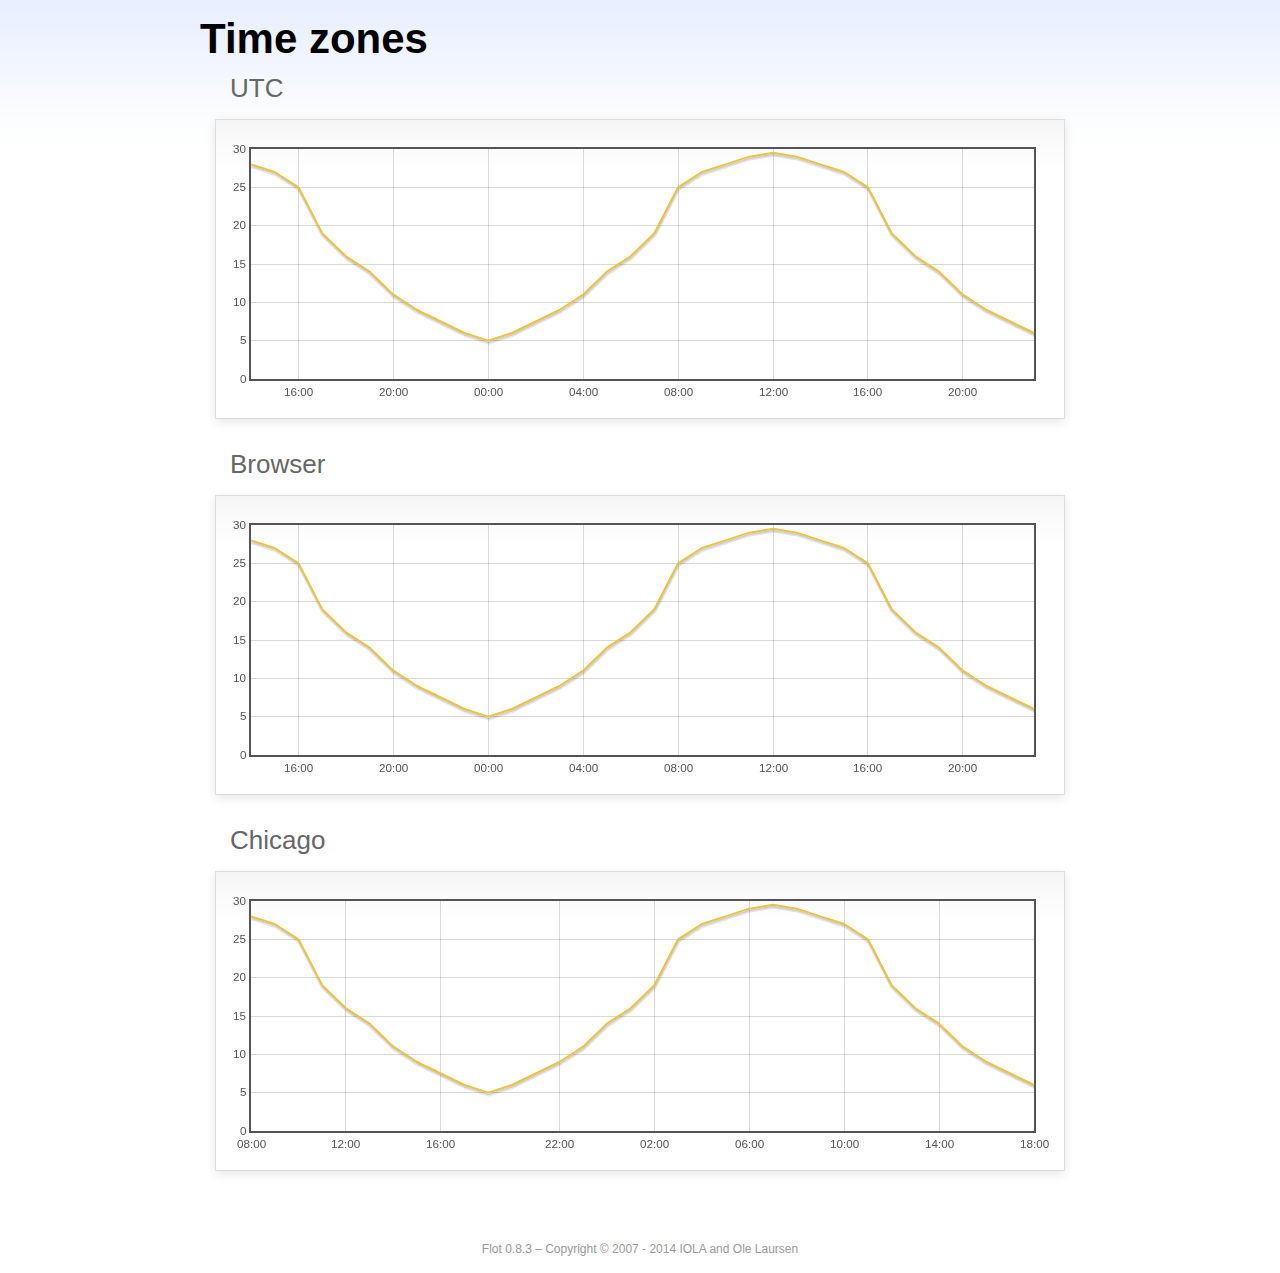
<file: assets/plugins/flot/examples/axes-time-zones/index.html>
<!DOCTYPE html PUBLIC "-//W3C//DTD HTML 4.01//EN" "http://www.w3.org/TR/html4/strict.dtd">
<html>
<head>
	<meta http-equiv="Content-Type" content="text/html; charset=utf-8">
	<title>Flot Examples: Time zones</title>
	<link href="../examples.css" rel="stylesheet" type="text/css">
	<!--[if lte IE 8]><script language="javascript" type="text/javascript" src="../../excanvas.min.js"></script><![endif]-->
	<script language="javascript" type="text/javascript" src="../../jquery.js"></script>
	<script language="javascript" type="text/javascript" src="../../jquery.flot.js"></script>
	<script language="javascript" type="text/javascript" src="../../jquery.flot.time.js"></script>
	<script language="javascript" type="text/javascript" src="date.js"></script>
	<script type="text/javascript">

	$(function() {

		timezoneJS.timezone.zoneFileBasePath = "tz";
		timezoneJS.timezone.defaultZoneFile = [];
		timezoneJS.timezone.init({async: false});

		var d = [
			[Date.UTC(2011, 2, 12, 14, 0, 0), 28],
			[Date.UTC(2011, 2, 12, 15, 0, 0), 27],
			[Date.UTC(2011, 2, 12, 16, 0, 0), 25],
			[Date.UTC(2011, 2, 12, 17, 0, 0), 19],
			[Date.UTC(2011, 2, 12, 18, 0, 0), 16],
			[Date.UTC(2011, 2, 12, 19, 0, 0), 14],
			[Date.UTC(2011, 2, 12, 20, 0, 0), 11],
			[Date.UTC(2011, 2, 12, 21, 0, 0), 9],
			[Date.UTC(2011, 2, 12, 22, 0, 0), 7.5],
			[Date.UTC(2011, 2, 12, 23, 0, 0), 6],
			[Date.UTC(2011, 2, 13, 0, 0, 0), 5],
			[Date.UTC(2011, 2, 13, 1, 0, 0), 6],
			[Date.UTC(2011, 2, 13, 2, 0, 0), 7.5],
			[Date.UTC(2011, 2, 13, 3, 0, 0), 9],
			[Date.UTC(2011, 2, 13, 4, 0, 0), 11],
			[Date.UTC(2011, 2, 13, 5, 0, 0), 14],
			[Date.UTC(2011, 2, 13, 6, 0, 0), 16],
			[Date.UTC(2011, 2, 13, 7, 0, 0), 19],
			[Date.UTC(2011, 2, 13, 8, 0, 0), 25],
			[Date.UTC(2011, 2, 13, 9, 0, 0), 27],
			[Date.UTC(2011, 2, 13, 10, 0, 0), 28],
			[Date.UTC(2011, 2, 13, 11, 0, 0), 29],
			[Date.UTC(2011, 2, 13, 12, 0, 0), 29.5],
			[Date.UTC(2011, 2, 13, 13, 0, 0), 29],
			[Date.UTC(2011, 2, 13, 14, 0, 0), 28],
			[Date.UTC(2011, 2, 13, 15, 0, 0), 27],
			[Date.UTC(2011, 2, 13, 16, 0, 0), 25],
			[Date.UTC(2011, 2, 13, 17, 0, 0), 19],
			[Date.UTC(2011, 2, 13, 18, 0, 0), 16],
			[Date.UTC(2011, 2, 13, 19, 0, 0), 14],
			[Date.UTC(2011, 2, 13, 20, 0, 0), 11],
			[Date.UTC(2011, 2, 13, 21, 0, 0), 9],
			[Date.UTC(2011, 2, 13, 22, 0, 0), 7.5],
			[Date.UTC(2011, 2, 13, 23, 0, 0), 6]
		];

		var plot = $.plot("#placeholderUTC", [d], {
			xaxis: {
				mode: "time"
			}
		});

		var plot = $.plot("#placeholderLocal", [d], {
			xaxis: {
				mode: "time",
				timezone: "browser"
			}
		});

		var plot = $.plot("#placeholderChicago", [d], {
			xaxis: {
				mode: "time",
				timezone: "America/Chicago"
			}
		});

		// Add the Flot version string to the footer

		$("#footer").prepend("Flot " + $.plot.version + " &ndash; ");
	});

	</script>
</head>
<body>

	<div id="header">
		<h2>Time zones</h2>
	</div>

	<div id="content">

		<h3>UTC</h3>
		<div class="demo-container" style="height: 300px;">
			<div id="placeholderUTC" class="demo-placeholder"></div>
		</div>

		<h3>Browser</h3>
		<div class="demo-container" style="height: 300px;">
			<div id="placeholderLocal" class="demo-placeholder"></div>
		</div>

		<h3>Chicago</h3>
		<div class="demo-container" style="height: 300px;">
			<div id="placeholderChicago" class="demo-placeholder"></div>
		</div>

	</div>

	<div id="footer">
		Copyright &copy; 2007 - 2014 IOLA and Ole Laursen
	</div>

</body>
</html>
</file>
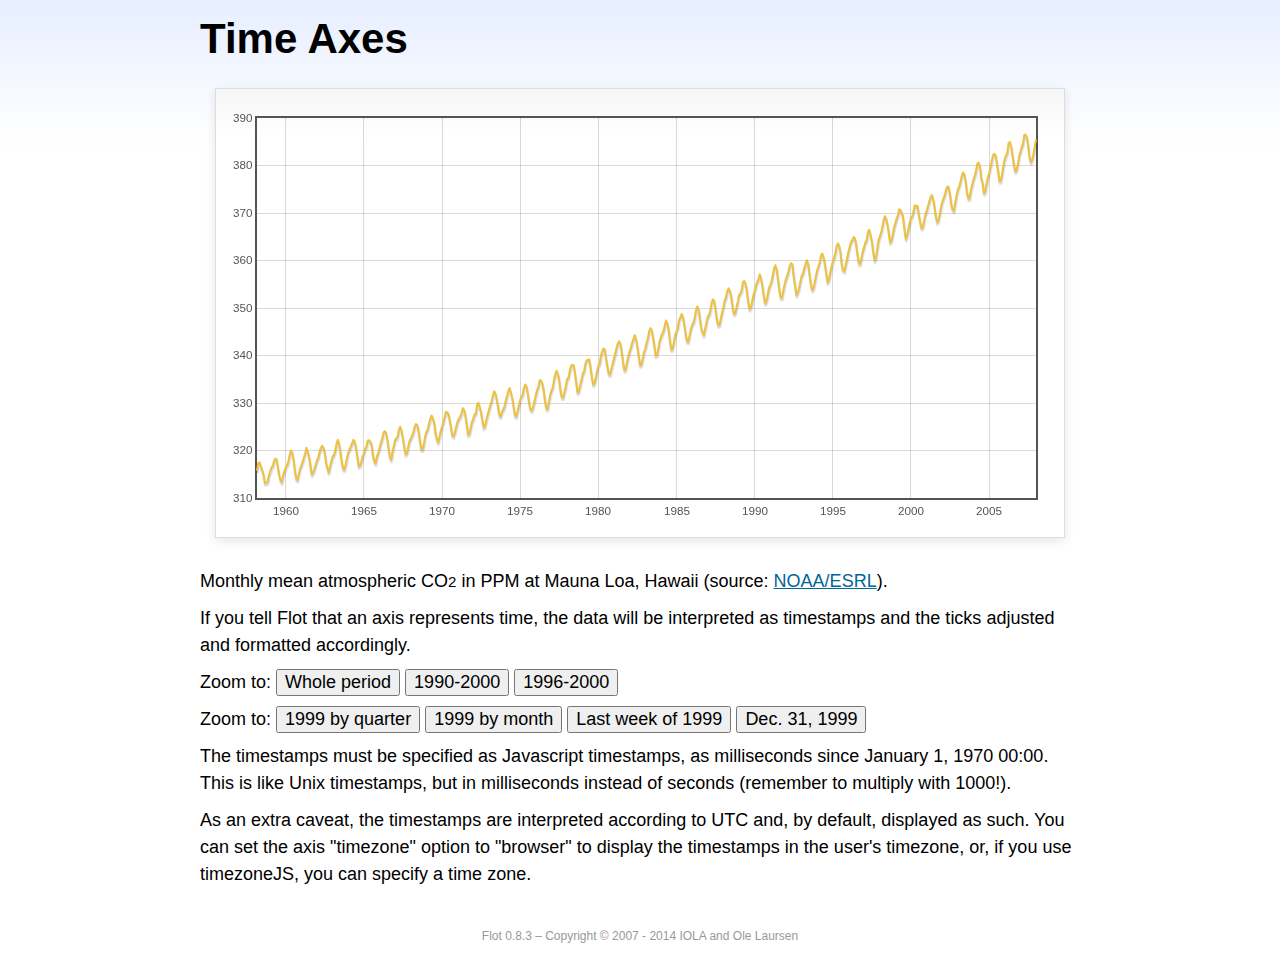
<file: assets/plugins/flot/examples/axes-time/index.html>
<!DOCTYPE html PUBLIC "-//W3C//DTD HTML 4.01//EN" "http://www.w3.org/TR/html4/strict.dtd">
<html>
<head>
	<meta http-equiv="Content-Type" content="text/html; charset=utf-8">
	<title>Flot Examples: Time Axes</title>
	<link href="../examples.css" rel="stylesheet" type="text/css">
	<!--[if lte IE 8]><script language="javascript" type="text/javascript" src="../../excanvas.min.js"></script><![endif]-->
	<script language="javascript" type="text/javascript" src="../../jquery.js"></script>
	<script language="javascript" type="text/javascript" src="../../jquery.flot.js"></script>
	<script language="javascript" type="text/javascript" src="../../jquery.flot.time.js"></script>
	<script type="text/javascript">

	$(function() {

		var d = [[-373597200000, 315.71], [-370918800000, 317.45], [-368326800000, 317.50], [-363056400000, 315.86], [-360378000000, 314.93], [-357699600000, 313.19], [-352429200000, 313.34], [-349837200000, 314.67], [-347158800000, 315.58], [-344480400000, 316.47], [-342061200000, 316.65], [-339382800000, 317.71], [-336790800000, 318.29], [-334112400000, 318.16], [-331520400000, 316.55], [-328842000000, 314.80], [-326163600000, 313.84], [-323571600000, 313.34], [-320893200000, 314.81], [-318301200000, 315.59], [-315622800000, 316.43], [-312944400000, 316.97], [-310438800000, 317.58], [-307760400000, 319.03], [-305168400000, 320.03], [-302490000000, 319.59], [-299898000000, 318.18], [-297219600000, 315.91], [-294541200000, 314.16], [-291949200000, 313.83], [-289270800000, 315.00], [-286678800000, 316.19], [-284000400000, 316.89], [-281322000000, 317.70], [-278902800000, 318.54], [-276224400000, 319.48], [-273632400000, 320.58], [-270954000000, 319.78], [-268362000000, 318.58], [-265683600000, 316.79], [-263005200000, 314.99], [-260413200000, 315.31], [-257734800000, 316.10], [-255142800000, 317.01], [-252464400000, 317.94], [-249786000000, 318.56], [-247366800000, 319.69], [-244688400000, 320.58], [-242096400000, 321.01], [-239418000000, 320.61], [-236826000000, 319.61], [-234147600000, 317.40], [-231469200000, 316.26], [-228877200000, 315.42], [-226198800000, 316.69], [-223606800000, 317.69], [-220928400000, 318.74], [-218250000000, 319.08], [-215830800000, 319.86], [-213152400000, 321.39], [-210560400000, 322.24], [-207882000000, 321.47], [-205290000000, 319.74], [-202611600000, 317.77], [-199933200000, 316.21], [-197341200000, 315.99], [-194662800000, 317.07], [-192070800000, 318.36], [-189392400000, 319.57], [-178938000000, 322.23], [-176259600000, 321.89], [-173667600000, 320.44], [-170989200000, 318.70], [-168310800000, 316.70], [-165718800000, 316.87], [-163040400000, 317.68], [-160448400000, 318.71], [-157770000000, 319.44], [-155091600000, 320.44], [-152672400000, 320.89], [-149994000000, 322.13], [-147402000000, 322.16], [-144723600000, 321.87], [-142131600000, 321.21], [-139453200000, 318.87], [-136774800000, 317.81], [-134182800000, 317.30], [-131504400000, 318.87], [-128912400000, 319.42], [-126234000000, 320.62], [-123555600000, 321.59], [-121136400000, 322.39], [-118458000000, 323.70], [-115866000000, 324.07], [-113187600000, 323.75], [-110595600000, 322.40], [-107917200000, 320.37], [-105238800000, 318.64], [-102646800000, 318.10], [-99968400000, 319.79], [-97376400000, 321.03], [-94698000000, 322.33], [-92019600000, 322.50], [-89600400000, 323.04], [-86922000000, 324.42], [-84330000000, 325.00], [-81651600000, 324.09], [-79059600000, 322.55], [-76381200000, 320.92], [-73702800000, 319.26], [-71110800000, 319.39], [-68432400000, 320.72], [-65840400000, 321.96], [-63162000000, 322.57], [-60483600000, 323.15], [-57978000000, 323.89], [-55299600000, 325.02], [-52707600000, 325.57], [-50029200000, 325.36], [-47437200000, 324.14], [-44758800000, 322.11], [-42080400000, 320.33], [-39488400000, 320.25], [-36810000000, 321.32], [-34218000000, 322.90], [-31539600000, 324.00], [-28861200000, 324.42], [-26442000000, 325.64], [-23763600000, 326.66], [-21171600000, 327.38], [-18493200000, 326.70], [-15901200000, 325.89], [-13222800000, 323.67], [-10544400000, 322.38], [-7952400000, 321.78], [-5274000000, 322.85], [-2682000000, 324.12], [-3600000, 325.06], [2674800000, 325.98], [5094000000, 326.93], [7772400000, 328.13], [10364400000, 328.07], [13042800000, 327.66], [15634800000, 326.35], [18313200000, 324.69], [20991600000, 323.10], [23583600000, 323.07], [26262000000, 324.01], [28854000000, 325.13], [31532400000, 326.17], [34210800000, 326.68], [36630000000, 327.18], [39308400000, 327.78], [41900400000, 328.92], [44578800000, 328.57], [47170800000, 327.37], [49849200000, 325.43], [52527600000, 323.36], [55119600000, 323.56], [57798000000, 324.80], [60390000000, 326.01], [63068400000, 326.77], [65746800000, 327.63], [68252400000, 327.75], [70930800000, 329.72], [73522800000, 330.07], [76201200000, 329.09], [78793200000, 328.05], [81471600000, 326.32], [84150000000, 324.84], [86742000000, 325.20], [89420400000, 326.50], [92012400000, 327.55], [94690800000, 328.54], [97369200000, 329.56], [99788400000, 330.30], [102466800000, 331.50], [105058800000, 332.48], [107737200000, 332.07], [110329200000, 330.87], [113007600000, 329.31], [115686000000, 327.51], [118278000000, 327.18], [120956400000, 328.16], [123548400000, 328.64], [126226800000, 329.35], [128905200000, 330.71], [131324400000, 331.48], [134002800000, 332.65], [136594800000, 333.16], [139273200000, 332.06], [141865200000, 330.99], [144543600000, 329.17], [147222000000, 327.41], [149814000000, 327.20], [152492400000, 328.33], [155084400000, 329.50], [157762800000, 330.68], [160441200000, 331.41], [162860400000, 331.85], [165538800000, 333.29], [168130800000, 333.91], [170809200000, 333.40], [173401200000, 331.78], [176079600000, 329.88], [178758000000, 328.57], [181350000000, 328.46], [184028400000, 329.26], [189298800000, 331.71], [191977200000, 332.76], [194482800000, 333.48], [197161200000, 334.78], [199753200000, 334.78], [202431600000, 334.17], [205023600000, 332.78], [207702000000, 330.64], [210380400000, 328.95], [212972400000, 328.77], [215650800000, 330.23], [218242800000, 331.69], [220921200000, 332.70], [223599600000, 333.24], [226018800000, 334.96], [228697200000, 336.04], [231289200000, 336.82], [233967600000, 336.13], [236559600000, 334.73], [239238000000, 332.52], [241916400000, 331.19], [244508400000, 331.19], [247186800000, 332.35], [249778800000, 333.47], [252457200000, 335.11], [255135600000, 335.26], [257554800000, 336.60], [260233200000, 337.77], [262825200000, 338.00], [265503600000, 337.99], [268095600000, 336.48], [270774000000, 334.37], [273452400000, 332.27], [276044400000, 332.41], [278722800000, 333.76], [281314800000, 334.83], [283993200000, 336.21], [286671600000, 336.64], [289090800000, 338.12], [291769200000, 339.02], [294361200000, 339.02], [297039600000, 339.20], [299631600000, 337.58], [302310000000, 335.55], [304988400000, 333.89], [307580400000, 334.14], [310258800000, 335.26], [312850800000, 336.71], [315529200000, 337.81], [318207600000, 338.29], [320713200000, 340.04], [323391600000, 340.86], [325980000000, 341.47], [328658400000, 341.26], [331250400000, 339.29], [333928800000, 337.60], [336607200000, 336.12], [339202800000, 336.08], [341881200000, 337.22], [344473200000, 338.34], [347151600000, 339.36], [349830000000, 340.51], [352249200000, 341.57], [354924000000, 342.56], [357516000000, 343.01], [360194400000, 342.47], [362786400000, 340.71], [365464800000, 338.52], [368143200000, 336.96], [370738800000, 337.13], [373417200000, 338.58], [376009200000, 339.89], [378687600000, 340.93], [381366000000, 341.69], [383785200000, 342.69], [389052000000, 344.30], [391730400000, 343.43], [394322400000, 341.88], [397000800000, 339.89], [399679200000, 337.95], [402274800000, 338.10], [404953200000, 339.27], [407545200000, 340.67], [410223600000, 341.42], [412902000000, 342.68], [415321200000, 343.46], [417996000000, 345.10], [420588000000, 345.76], [423266400000, 345.36], [425858400000, 343.91], [428536800000, 342.05], [431215200000, 340.00], [433810800000, 340.12], [436489200000, 341.33], [439081200000, 342.94], [441759600000, 343.87], [444438000000, 344.60], [446943600000, 345.20], [452210400000, 347.36], [454888800000, 346.74], [457480800000, 345.41], [460159200000, 343.01], [462837600000, 341.23], [465433200000, 341.52], [468111600000, 342.86], [470703600000, 344.41], [473382000000, 345.09], [476060400000, 345.89], [478479600000, 347.49], [481154400000, 348.00], [483746400000, 348.75], [486424800000, 348.19], [489016800000, 346.54], [491695200000, 344.63], [494373600000, 343.03], [496969200000, 342.92], [499647600000, 344.24], [502239600000, 345.62], [504918000000, 346.43], [507596400000, 346.94], [510015600000, 347.88], [512690400000, 349.57], [515282400000, 350.35], [517960800000, 349.72], [520552800000, 347.78], [523231200000, 345.86], [525909600000, 344.84], [528505200000, 344.32], [531183600000, 345.67], [533775600000, 346.88], [536454000000, 348.19], [539132400000, 348.55], [541551600000, 349.52], [544226400000, 351.12], [546818400000, 351.84], [549496800000, 351.49], [552088800000, 349.82], [554767200000, 347.63], [557445600000, 346.38], [560041200000, 346.49], [562719600000, 347.75], [565311600000, 349.03], [567990000000, 350.20], [570668400000, 351.61], [573174000000, 352.22], [575848800000, 353.53], [578440800000, 354.14], [581119200000, 353.62], [583711200000, 352.53], [586389600000, 350.41], [589068000000, 348.84], [591663600000, 348.94], [594342000000, 350.04], [596934000000, 351.29], [599612400000, 352.72], [602290800000, 353.10], [604710000000, 353.65], [607384800000, 355.43], [609976800000, 355.70], [612655200000, 355.11], [615247200000, 353.79], [617925600000, 351.42], [620604000000, 349.81], [623199600000, 350.11], [625878000000, 351.26], [628470000000, 352.63], [631148400000, 353.64], [633826800000, 354.72], [636246000000, 355.49], [638920800000, 356.09], [641512800000, 357.08], [644191200000, 356.11], [646783200000, 354.70], [649461600000, 352.68], [652140000000, 351.05], [654735600000, 351.36], [657414000000, 352.81], [660006000000, 354.22], [662684400000, 354.85], [665362800000, 355.66], [667782000000, 357.04], [670456800000, 358.40], [673048800000, 359.00], [675727200000, 357.99], [678319200000, 356.00], [680997600000, 353.78], [683676000000, 352.20], [686271600000, 352.22], [688950000000, 353.70], [691542000000, 354.98], [694220400000, 356.09], [696898800000, 356.85], [699404400000, 357.73], [702079200000, 358.91], [704671200000, 359.45], [707349600000, 359.19], [709941600000, 356.72], [712620000000, 354.79], [715298400000, 352.79], [717894000000, 353.20], [720572400000, 354.15], [723164400000, 355.39], [725842800000, 356.77], [728521200000, 357.17], [730940400000, 358.26], [733615200000, 359.16], [736207200000, 360.07], [738885600000, 359.41], [741477600000, 357.44], [744156000000, 355.30], [746834400000, 353.87], [749430000000, 354.04], [752108400000, 355.27], [754700400000, 356.70], [757378800000, 358.00], [760057200000, 358.81], [762476400000, 359.68], [765151200000, 361.13], [767743200000, 361.48], [770421600000, 360.60], [773013600000, 359.20], [775692000000, 357.23], [778370400000, 355.42], [780966000000, 355.89], [783644400000, 357.41], [786236400000, 358.74], [788914800000, 359.73], [791593200000, 360.61], [794012400000, 361.58], [796687200000, 363.05], [799279200000, 363.62], [801957600000, 363.03], [804549600000, 361.55], [807228000000, 358.94], [809906400000, 357.93], [812502000000, 357.80], [815180400000, 359.22], [817772400000, 360.44], [820450800000, 361.83], [823129200000, 362.95], [825634800000, 363.91], [828309600000, 364.28], [830901600000, 364.94], [833580000000, 364.70], [836172000000, 363.31], [838850400000, 361.15], [841528800000, 359.40], [844120800000, 359.34], [846802800000, 360.62], [849394800000, 361.96], [852073200000, 362.81], [854751600000, 363.87], [857170800000, 364.25], [859845600000, 366.02], [862437600000, 366.46], [865116000000, 365.32], [867708000000, 364.07], [870386400000, 361.95], [873064800000, 360.06], [875656800000, 360.49], [878338800000, 362.19], [880930800000, 364.12], [883609200000, 364.99], [886287600000, 365.82], [888706800000, 366.95], [891381600000, 368.42], [893973600000, 369.33], [896652000000, 368.78], [899244000000, 367.59], [901922400000, 365.84], [904600800000, 363.83], [907192800000, 364.18], [909874800000, 365.34], [912466800000, 366.93], [915145200000, 367.94], [917823600000, 368.82], [920242800000, 369.46], [922917600000, 370.77], [925509600000, 370.66], [928188000000, 370.10], [930780000000, 369.08], [933458400000, 366.66], [936136800000, 364.60], [938728800000, 365.17], [941410800000, 366.51], [944002800000, 367.89], [946681200000, 369.04], [949359600000, 369.35], [951865200000, 370.38], [954540000000, 371.63], [957132000000, 371.32], [959810400000, 371.53], [962402400000, 369.75], [965080800000, 368.23], [967759200000, 366.87], [970351200000, 366.94], [973033200000, 368.27], [975625200000, 369.64], [978303600000, 370.46], [980982000000, 371.44], [983401200000, 372.37], [986076000000, 373.33], [988668000000, 373.77], [991346400000, 373.09], [993938400000, 371.51], [996616800000, 369.55], [999295200000, 368.12], [1001887200000, 368.38], [1004569200000, 369.66], [1007161200000, 371.11], [1009839600000, 372.36], [1012518000000, 373.09], [1014937200000, 373.81], [1017612000000, 374.93], [1020204000000, 375.58], [1022882400000, 375.44], [1025474400000, 373.86], [1028152800000, 371.77], [1030831200000, 370.73], [1033423200000, 370.50], [1036105200000, 372.18], [1038697200000, 373.70], [1041375600000, 374.92], [1044054000000, 375.62], [1046473200000, 376.51], [1049148000000, 377.75], [1051740000000, 378.54], [1054418400000, 378.20], [1057010400000, 376.68], [1059688800000, 374.43], [1062367200000, 373.11], [1064959200000, 373.10], [1067641200000, 374.77], [1070233200000, 375.97], [1072911600000, 377.03], [1075590000000, 377.87], [1078095600000, 378.88], [1080770400000, 380.42], [1083362400000, 380.62], [1086040800000, 379.70], [1088632800000, 377.43], [1091311200000, 376.32], [1093989600000, 374.19], [1096581600000, 374.47], [1099263600000, 376.15], [1101855600000, 377.51], [1104534000000, 378.43], [1107212400000, 379.70], [1109631600000, 380.92], [1112306400000, 382.18], [1114898400000, 382.45], [1117576800000, 382.14], [1120168800000, 380.60], [1122847200000, 378.64], [1125525600000, 376.73], [1128117600000, 376.84], [1130799600000, 378.29], [1133391600000, 380.06], [1136070000000, 381.40], [1138748400000, 382.20], [1141167600000, 382.66], [1143842400000, 384.69], [1146434400000, 384.94], [1149112800000, 384.01], [1151704800000, 382.14], [1154383200000, 380.31], [1157061600000, 378.81], [1159653600000, 379.03], [1162335600000, 380.17], [1164927600000, 381.85], [1167606000000, 382.94], [1170284400000, 383.86], [1172703600000, 384.49], [1175378400000, 386.37], [1177970400000, 386.54], [1180648800000, 385.98], [1183240800000, 384.36], [1185919200000, 381.85], [1188597600000, 380.74], [1191189600000, 381.15], [1193871600000, 382.38], [1196463600000, 383.94], [1199142000000, 385.44]]; 

		$.plot("#placeholder", [d], {
			xaxis: { mode: "time" }
		});

		$("#whole").click(function () {
			$.plot("#placeholder", [d], {
				xaxis: { mode: "time" }
			});
		});

		$("#nineties").click(function () {
			$.plot("#placeholder", [d], {
				xaxis: {
					mode: "time",
					min: (new Date(1990, 0, 1)).getTime(),
					max: (new Date(2000, 0, 1)).getTime()
				}
			});
		});

		$("#latenineties").click(function () {
			$.plot("#placeholder", [d], {
				xaxis: {
					mode: "time",
					minTickSize: [1, "year"],
					min: (new Date(1996, 0, 1)).getTime(),
					max: (new Date(2000, 0, 1)).getTime()
				}
			});
		});

		$("#ninetyninequarters").click(function () {
			$.plot("#placeholder", [d], {
				xaxis: {
					mode: "time",
					minTickSize: [1, "quarter"],
					min: (new Date(1999, 0, 1)).getTime(),
					max: (new Date(2000, 0, 1)).getTime()
				}
			});
		});

		$("#ninetynine").click(function () {
			$.plot("#placeholder", [d], {
				xaxis: {
					mode: "time",
					minTickSize: [1, "month"],
					min: (new Date(1999, 0, 1)).getTime(),
					max: (new Date(2000, 0, 1)).getTime()
				}
			});
		});

		$("#lastweekninetynine").click(function () {
			$.plot("#placeholder", [d], {
				xaxis: {
					mode: "time",
					minTickSize: [1, "day"],
					min: (new Date(1999, 11, 25)).getTime(),
					max: (new Date(2000, 0, 1)).getTime(),
					timeformat: "%a"
				}
			});
		});

		$("#lastdayninetynine").click(function () {
			$.plot("#placeholder", [d], {
				xaxis: {
					mode: "time",
					minTickSize: [1, "hour"],
					min: (new Date(1999, 11, 31)).getTime(),
					max: (new Date(2000, 0, 1)).getTime(),
					twelveHourClock: true
				}
			});
		});

		// Add the Flot version string to the footer

		$("#footer").prepend("Flot " + $.plot.version + " &ndash; ");
	});

	</script>
</head>
<body>

	<div id="header">
		<h2>Time Axes</h2>
	</div>

	<div id="content">

		<div class="demo-container">
			<div id="placeholder" class="demo-placeholder"></div>
		</div>

		<p>Monthly mean atmospheric CO<sub>2</sub> in PPM at Mauna Loa, Hawaii (source: <a href="http://www.esrl.noaa.gov/gmd/ccgg/trends/">NOAA/ESRL</a>).</p>

		<p>If you tell Flot that an axis represents time, the data will be interpreted as timestamps and the ticks adjusted and formatted accordingly.</p>

		<p>Zoom to: <button id="whole">Whole period</button>
		<button id="nineties">1990-2000</button>
		<button id="latenineties">1996-2000</button></p>

		<p>Zoom to: <button id="ninetyninequarters">1999 by quarter</button>
		<button id="ninetynine">1999 by month</button>
		<button id="lastweekninetynine">Last week of 1999</button>
		<button id="lastdayninetynine">Dec. 31, 1999</button></p>

		<p>The timestamps must be specified as Javascript timestamps, as milliseconds since January 1, 1970 00:00. This is like Unix timestamps, but in milliseconds instead of seconds (remember to multiply with 1000!).</p>

		<p>As an extra caveat, the timestamps are interpreted according to UTC and, by default, displayed as such. You can set the axis "timezone" option to "browser" to display the timestamps in the user's timezone, or, if you use timezoneJS, you can specify a time zone.</p>

	</div>

	<div id="footer">
		Copyright &copy; 2007 - 2014 IOLA and Ole Laursen
	</div>

</body>
</html>
</file>
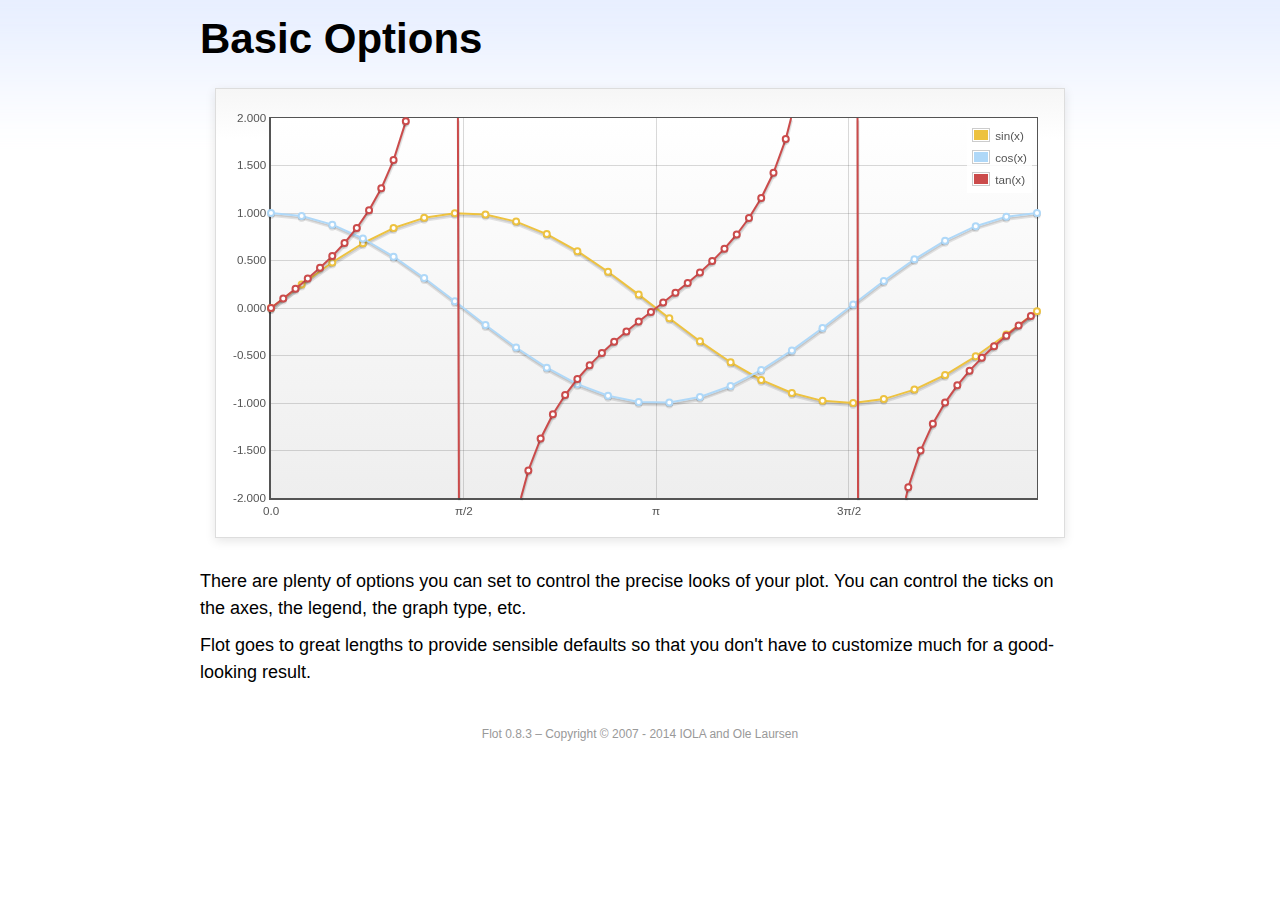
<file: assets/plugins/flot/examples/basic-options/index.html>
<!DOCTYPE html PUBLIC "-//W3C//DTD HTML 4.01//EN" "http://www.w3.org/TR/html4/strict.dtd">
<html>
<head>
	<meta http-equiv="Content-Type" content="text/html; charset=utf-8">
	<title>Flot Examples: Basic Options</title>
	<link href="../examples.css" rel="stylesheet" type="text/css">
	<!--[if lte IE 8]><script language="javascript" type="text/javascript" src="../../excanvas.min.js"></script><![endif]-->
	<script language="javascript" type="text/javascript" src="../../jquery.js"></script>
	<script language="javascript" type="text/javascript" src="../../jquery.flot.js"></script>
	<script type="text/javascript">

	$(function () {

		var d1 = [];
		for (var i = 0; i < Math.PI * 2; i += 0.25) {
			d1.push([i, Math.sin(i)]);
		}

		var d2 = [];
		for (var i = 0; i < Math.PI * 2; i += 0.25) {
			d2.push([i, Math.cos(i)]);
		}

		var d3 = [];
		for (var i = 0; i < Math.PI * 2; i += 0.1) {
			d3.push([i, Math.tan(i)]);
		}

		$.plot("#placeholder", [
			{ label: "sin(x)", data: d1 },
			{ label: "cos(x)", data: d2 },
			{ label: "tan(x)", data: d3 }
		], {
			series: {
				lines: { show: true },
				points: { show: true }
			},
			xaxis: {
				ticks: [
					0, [ Math.PI/2, "\u03c0/2" ], [ Math.PI, "\u03c0" ],
					[ Math.PI * 3/2, "3\u03c0/2" ], [ Math.PI * 2, "2\u03c0" ]
				]
			},
			yaxis: {
				ticks: 10,
				min: -2,
				max: 2,
				tickDecimals: 3
			},
			grid: {
				backgroundColor: { colors: [ "#fff", "#eee" ] },
				borderWidth: {
					top: 1,
					right: 1,
					bottom: 2,
					left: 2
				}
			}
		});

		// Add the Flot version string to the footer

		$("#footer").prepend("Flot " + $.plot.version + " &ndash; ");
	});

	</script>
</head>
<body>

	<div id="header">
		<h2>Basic Options</h2>
	</div>

	<div id="content">

		<div class="demo-container">
			<div id="placeholder" class="demo-placeholder"></div>
		</div>

		<p>There are plenty of options you can set to control the precise looks of your plot. You can control the ticks on the axes, the legend, the graph type, etc.</p>

		<p>Flot goes to great lengths to provide sensible defaults so that you don't have to customize much for a good-looking result.</p>

	</div>

	<div id="footer">
		Copyright &copy; 2007 - 2014 IOLA and Ole Laursen
	</div>

</body>
</html>
</file>
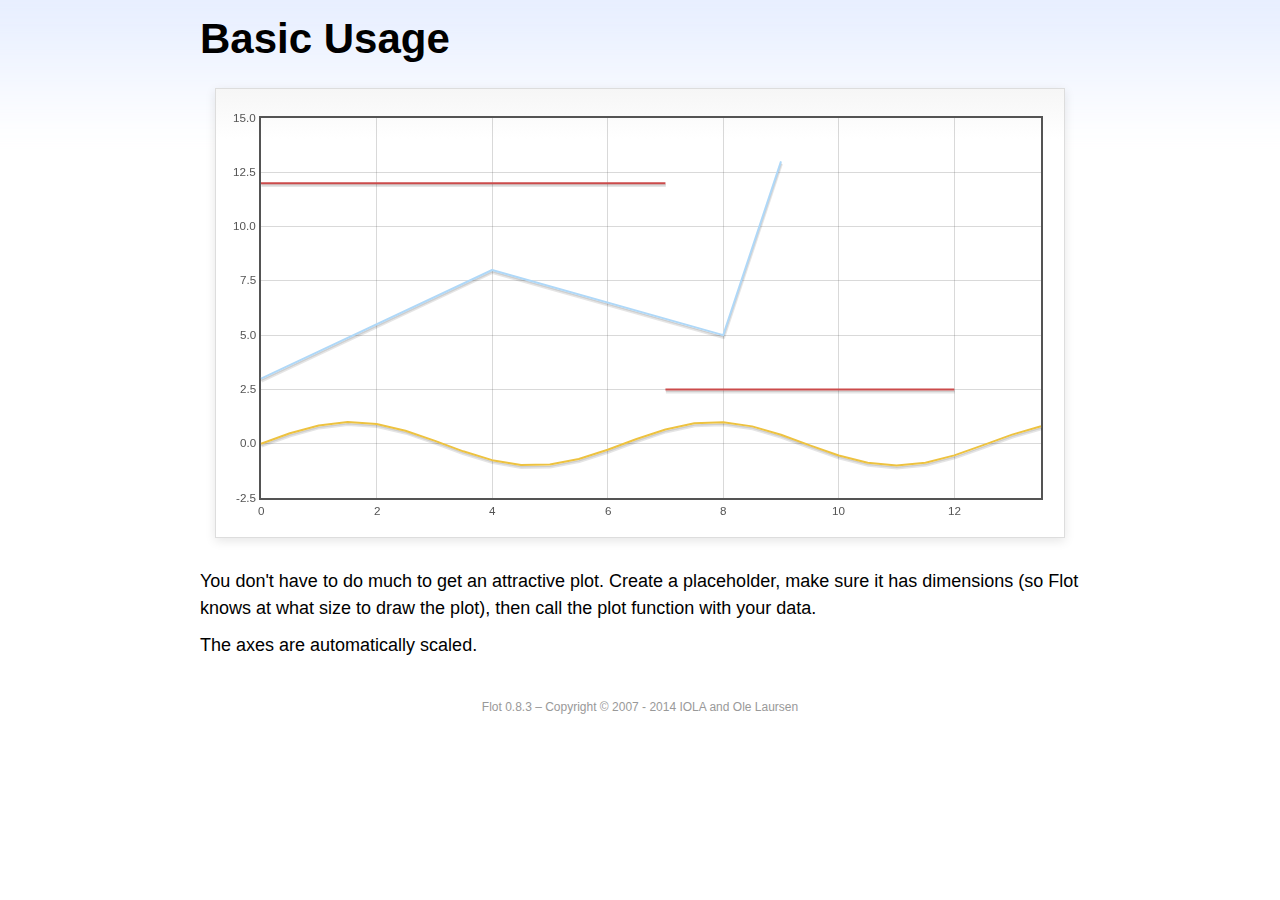
<file: assets/plugins/flot/examples/basic-usage/index.html>
<!DOCTYPE html PUBLIC "-//W3C//DTD HTML 4.01//EN" "http://www.w3.org/TR/html4/strict.dtd">
<html>
<head>
	<meta http-equiv="Content-Type" content="text/html; charset=utf-8">
	<title>Flot Examples: Basic Usage</title>
	<link href="../examples.css" rel="stylesheet" type="text/css">
	<!--[if lte IE 8]><script language="javascript" type="text/javascript" src="../../excanvas.min.js"></script><![endif]-->
	<script language="javascript" type="text/javascript" src="../../jquery.js"></script>
	<script language="javascript" type="text/javascript" src="../../jquery.flot.js"></script>
	<script type="text/javascript">

	$(function() {

		var d1 = [];
		for (var i = 0; i < 14; i += 0.5) {
			d1.push([i, Math.sin(i)]);
		}

		var d2 = [[0, 3], [4, 8], [8, 5], [9, 13]];

		// A null signifies separate line segments

		var d3 = [[0, 12], [7, 12], null, [7, 2.5], [12, 2.5]];

		$.plot("#placeholder", [ d1, d2, d3 ]);

		// Add the Flot version string to the footer

		$("#footer").prepend("Flot " + $.plot.version + " &ndash; ");
	});

	</script>
</head>
<body>

	<div id="header">
		<h2>Basic Usage</h2>
	</div>

	<div id="content">

		<div class="demo-container">
			<div id="placeholder" class="demo-placeholder"></div>
		</div>

		<p>You don't have to do much to get an attractive plot.  Create a placeholder, make sure it has dimensions (so Flot knows at what size to draw the plot), then call the plot function with your data.</p>

		<p>The axes are automatically scaled.</p>

	</div>

	<div id="footer">
		Copyright &copy; 2007 - 2014 IOLA and Ole Laursen
	</div>

</body>
</html>
</file>
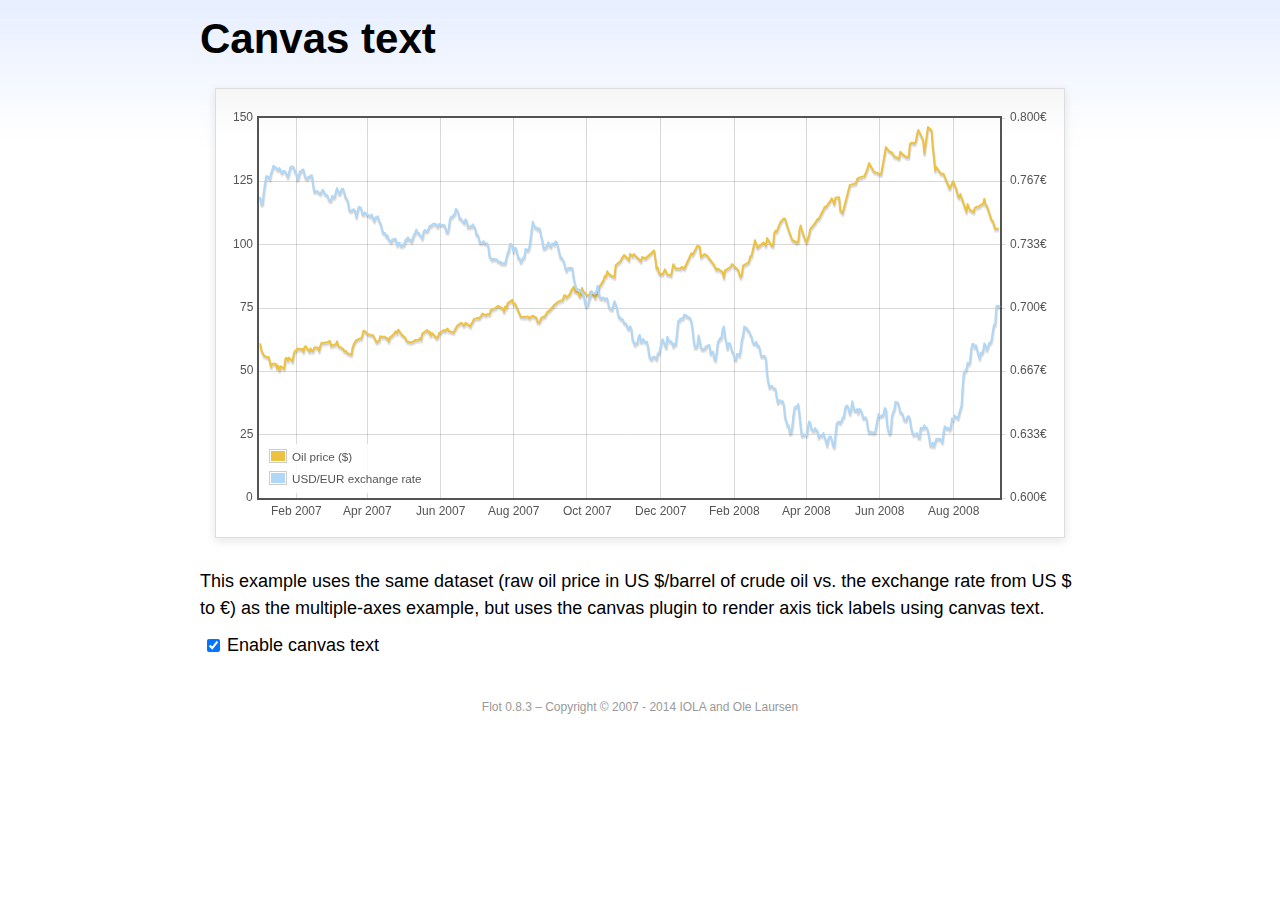
<file: assets/plugins/flot/examples/canvas/index.html>
<!DOCTYPE html PUBLIC "-//W3C//DTD HTML 4.01//EN" "http://www.w3.org/TR/html4/strict.dtd">
<html>
<head>
	<meta http-equiv="Content-Type" content="text/html; charset=utf-8">
	<title>Flot Examples: Canvas text</title>
	<link href="../examples.css" rel="stylesheet" type="text/css">
	<!--[if lte IE 8]><script language="javascript" type="text/javascript" src="../../excanvas.min.js"></script><![endif]-->
	<script language="javascript" type="text/javascript" src="../../jquery.js"></script>
	<script language="javascript" type="text/javascript" src="../../jquery.flot.js"></script>
	<script language="javascript" type="text/javascript" src="../../jquery.flot.time.js"></script>
	<script language="javascript" type="text/javascript" src="../../jquery.flot.canvas.js"></script>
	<script type="text/javascript">

	$(function() {

		var oilPrices = [[1167692400000,61.05], [1167778800000,58.32], [1167865200000,57.35], [1167951600000,56.31], [1168210800000,55.55], [1168297200000,55.64], [1168383600000,54.02], [1168470000000,51.88], [1168556400000,52.99], [1168815600000,52.99], [1168902000000,51.21], [1168988400000,52.24], [1169074800000,50.48], [1169161200000,51.99], [1169420400000,51.13], [1169506800000,55.04], [1169593200000,55.37], [1169679600000,54.23], [1169766000000,55.42], [1170025200000,54.01], [1170111600000,56.97], [1170198000000,58.14], [1170284400000,58.14], [1170370800000,59.02], [1170630000000,58.74], [1170716400000,58.88], [1170802800000,57.71], [1170889200000,59.71], [1170975600000,59.89], [1171234800000,57.81], [1171321200000,59.06], [1171407600000,58.00], [1171494000000,57.99], [1171580400000,59.39], [1171839600000,59.39], [1171926000000,58.07], [1172012400000,60.07], [1172098800000,61.14], [1172444400000,61.39], [1172530800000,61.46], [1172617200000,61.79], [1172703600000,62.00], [1172790000000,60.07], [1173135600000,60.69], [1173222000000,61.82], [1173308400000,60.05], [1173654000000,58.91], [1173740400000,57.93], [1173826800000,58.16], [1173913200000,57.55], [1173999600000,57.11], [1174258800000,56.59], [1174345200000,59.61], [1174518000000,61.69], [1174604400000,62.28], [1174860000000,62.91], [1174946400000,62.93], [1175032800000,64.03], [1175119200000,66.03], [1175205600000,65.87], [1175464800000,64.64], [1175637600000,64.38], [1175724000000,64.28], [1175810400000,64.28], [1176069600000,61.51], [1176156000000,61.89], [1176242400000,62.01], [1176328800000,63.85], [1176415200000,63.63], [1176674400000,63.61], [1176760800000,63.10], [1176847200000,63.13], [1176933600000,61.83], [1177020000000,63.38], [1177279200000,64.58], [1177452000000,65.84], [1177538400000,65.06], [1177624800000,66.46], [1177884000000,64.40], [1178056800000,63.68], [1178143200000,63.19], [1178229600000,61.93], [1178488800000,61.47], [1178575200000,61.55], [1178748000000,61.81], [1178834400000,62.37], [1179093600000,62.46], [1179180000000,63.17], [1179266400000,62.55], [1179352800000,64.94], [1179698400000,66.27], [1179784800000,65.50], [1179871200000,65.77], [1179957600000,64.18], [1180044000000,65.20], [1180389600000,63.15], [1180476000000,63.49], [1180562400000,65.08], [1180908000000,66.30], [1180994400000,65.96], [1181167200000,66.93], [1181253600000,65.98], [1181599200000,65.35], [1181685600000,66.26], [1181858400000,68.00], [1182117600000,69.09], [1182204000000,69.10], [1182290400000,68.19], [1182376800000,68.19], [1182463200000,69.14], [1182722400000,68.19], [1182808800000,67.77], [1182895200000,68.97], [1182981600000,69.57], [1183068000000,70.68], [1183327200000,71.09], [1183413600000,70.92], [1183586400000,71.81], [1183672800000,72.81], [1183932000000,72.19], [1184018400000,72.56], [1184191200000,72.50], [1184277600000,74.15], [1184623200000,75.05], [1184796000000,75.92], [1184882400000,75.57], [1185141600000,74.89], [1185228000000,73.56], [1185314400000,75.57], [1185400800000,74.95], [1185487200000,76.83], [1185832800000,78.21], [1185919200000,76.53], [1186005600000,76.86], [1186092000000,76.00], [1186437600000,71.59], [1186696800000,71.47], [1186956000000,71.62], [1187042400000,71.00], [1187301600000,71.98], [1187560800000,71.12], [1187647200000,69.47], [1187733600000,69.26], [1187820000000,69.83], [1187906400000,71.09], [1188165600000,71.73], [1188338400000,73.36], [1188511200000,74.04], [1188856800000,76.30], [1189116000000,77.49], [1189461600000,78.23], [1189548000000,79.91], [1189634400000,80.09], [1189720800000,79.10], [1189980000000,80.57], [1190066400000,81.93], [1190239200000,83.32], [1190325600000,81.62], [1190584800000,80.95], [1190671200000,79.53], [1190757600000,80.30], [1190844000000,82.88], [1190930400000,81.66], [1191189600000,80.24], [1191276000000,80.05], [1191362400000,79.94], [1191448800000,81.44], [1191535200000,81.22], [1191794400000,79.02], [1191880800000,80.26], [1191967200000,80.30], [1192053600000,83.08], [1192140000000,83.69], [1192399200000,86.13], [1192485600000,87.61], [1192572000000,87.40], [1192658400000,89.47], [1192744800000,88.60], [1193004000000,87.56], [1193090400000,87.56], [1193176800000,87.10], [1193263200000,91.86], [1193612400000,93.53], [1193698800000,94.53], [1193871600000,95.93], [1194217200000,93.98], [1194303600000,96.37], [1194476400000,95.46], [1194562800000,96.32], [1195081200000,93.43], [1195167600000,95.10], [1195426800000,94.64], [1195513200000,95.10], [1196031600000,97.70], [1196118000000,94.42], [1196204400000,90.62], [1196290800000,91.01], [1196377200000,88.71], [1196636400000,88.32], [1196809200000,90.23], [1196982000000,88.28], [1197241200000,87.86], [1197327600000,90.02], [1197414000000,92.25], [1197586800000,90.63], [1197846000000,90.63], [1197932400000,90.49], [1198018800000,91.24], [1198105200000,91.06], [1198191600000,90.49], [1198710000000,96.62], [1198796400000,96.00], [1199142000000,99.62], [1199314800000,99.18], [1199401200000,95.09], [1199660400000,96.33], [1199833200000,95.67], [1200351600000,91.90], [1200438000000,90.84], [1200524400000,90.13], [1200610800000,90.57], [1200956400000,89.21], [1201042800000,86.99], [1201129200000,89.85], [1201474800000,90.99], [1201561200000,91.64], [1201647600000,92.33], [1201734000000,91.75], [1202079600000,90.02], [1202166000000,88.41], [1202252400000,87.14], [1202338800000,88.11], [1202425200000,91.77], [1202770800000,92.78], [1202857200000,93.27], [1202943600000,95.46], [1203030000000,95.46], [1203289200000,101.74], [1203462000000,98.81], [1203894000000,100.88], [1204066800000,99.64], [1204153200000,102.59], [1204239600000,101.84], [1204498800000,99.52], [1204585200000,99.52], [1204671600000,104.52], [1204758000000,105.47], [1204844400000,105.15], [1205103600000,108.75], [1205276400000,109.92], [1205362800000,110.33], [1205449200000,110.21], [1205708400000,105.68], [1205967600000,101.84], [1206313200000,100.86], [1206399600000,101.22], [1206486000000,105.90], [1206572400000,107.58], [1206658800000,105.62], [1206914400000,101.58], [1207000800000,100.98], [1207173600000,103.83], [1207260000000,106.23], [1207605600000,108.50], [1207778400000,110.11], [1207864800000,110.14], [1208210400000,113.79], [1208296800000,114.93], [1208383200000,114.86], [1208728800000,117.48], [1208815200000,118.30], [1208988000000,116.06], [1209074400000,118.52], [1209333600000,118.75], [1209420000000,113.46], [1209592800000,112.52], [1210024800000,121.84], [1210111200000,123.53], [1210197600000,123.69], [1210543200000,124.23], [1210629600000,125.80], [1210716000000,126.29], [1211148000000,127.05], [1211320800000,129.07], [1211493600000,132.19], [1211839200000,128.85], [1212357600000,127.76], [1212703200000,138.54], [1212962400000,136.80], [1213135200000,136.38], [1213308000000,134.86], [1213653600000,134.01], [1213740000000,136.68], [1213912800000,135.65], [1214172000000,134.62], [1214258400000,134.62], [1214344800000,134.62], [1214431200000,139.64], [1214517600000,140.21], [1214776800000,140.00], [1214863200000,140.97], [1214949600000,143.57], [1215036000000,145.29], [1215381600000,141.37], [1215468000000,136.04], [1215727200000,146.40], [1215986400000,145.18], [1216072800000,138.74], [1216159200000,134.60], [1216245600000,129.29], [1216332000000,130.65], [1216677600000,127.95], [1216850400000,127.95], [1217282400000,122.19], [1217455200000,124.08], [1217541600000,125.10], [1217800800000,121.41], [1217887200000,119.17], [1217973600000,118.58], [1218060000000,120.02], [1218405600000,114.45], [1218492000000,113.01], [1218578400000,116.00], [1218751200000,113.77], [1219010400000,112.87], [1219096800000,114.53], [1219269600000,114.98], [1219356000000,114.98], [1219701600000,116.27], [1219788000000,118.15], [1219874400000,115.59], [1219960800000,115.46], [1220306400000,109.71], [1220392800000,109.35], [1220565600000,106.23], [1220824800000,106.34]];

		var exchangeRates = [[1167606000000,0.7580], [1167692400000,0.7580], [1167778800000,0.75470], [1167865200000,0.75490], [1167951600000,0.76130], [1168038000000,0.76550], [1168124400000,0.76930], [1168210800000,0.76940], [1168297200000,0.76880], [1168383600000,0.76780], [1168470000000,0.77080], [1168556400000,0.77270], [1168642800000,0.77490], [1168729200000,0.77410], [1168815600000,0.77410], [1168902000000,0.77320], [1168988400000,0.77270], [1169074800000,0.77370], [1169161200000,0.77240], [1169247600000,0.77120], [1169334000000,0.7720], [1169420400000,0.77210], [1169506800000,0.77170], [1169593200000,0.77040], [1169679600000,0.7690], [1169766000000,0.77110], [1169852400000,0.7740], [1169938800000,0.77450], [1170025200000,0.77450], [1170111600000,0.7740], [1170198000000,0.77160], [1170284400000,0.77130], [1170370800000,0.76780], [1170457200000,0.76880], [1170543600000,0.77180], [1170630000000,0.77180], [1170716400000,0.77280], [1170802800000,0.77290], [1170889200000,0.76980], [1170975600000,0.76850], [1171062000000,0.76810], [1171148400000,0.7690], [1171234800000,0.7690], [1171321200000,0.76980], [1171407600000,0.76990], [1171494000000,0.76510], [1171580400000,0.76130], [1171666800000,0.76160], [1171753200000,0.76140], [1171839600000,0.76140], [1171926000000,0.76070], [1172012400000,0.76020], [1172098800000,0.76110], [1172185200000,0.76220], [1172271600000,0.76150], [1172358000000,0.75980], [1172444400000,0.75980], [1172530800000,0.75920], [1172617200000,0.75730], [1172703600000,0.75660], [1172790000000,0.75670], [1172876400000,0.75910], [1172962800000,0.75820], [1173049200000,0.75850], [1173135600000,0.76130], [1173222000000,0.76310], [1173308400000,0.76150], [1173394800000,0.760], [1173481200000,0.76130], [1173567600000,0.76270], [1173654000000,0.76270], [1173740400000,0.76080], [1173826800000,0.75830], [1173913200000,0.75750], [1173999600000,0.75620], [1174086000000,0.7520], [1174172400000,0.75120], [1174258800000,0.75120], [1174345200000,0.75170], [1174431600000,0.7520], [1174518000000,0.75110], [1174604400000,0.7480], [1174690800000,0.75090], [1174777200000,0.75310], [1174860000000,0.75310], [1174946400000,0.75270], [1175032800000,0.74980], [1175119200000,0.74930], [1175205600000,0.75040], [1175292000000,0.750], [1175378400000,0.74910], [1175464800000,0.74910], [1175551200000,0.74850], [1175637600000,0.74840], [1175724000000,0.74920], [1175810400000,0.74710], [1175896800000,0.74590], [1175983200000,0.74770], [1176069600000,0.74770], [1176156000000,0.74830], [1176242400000,0.74580], [1176328800000,0.74480], [1176415200000,0.7430], [1176501600000,0.73990], [1176588000000,0.73950], [1176674400000,0.73950], [1176760800000,0.73780], [1176847200000,0.73820], [1176933600000,0.73620], [1177020000000,0.73550], [1177106400000,0.73480], [1177192800000,0.73610], [1177279200000,0.73610], [1177365600000,0.73650], [1177452000000,0.73620], [1177538400000,0.73310], [1177624800000,0.73390], [1177711200000,0.73440], [1177797600000,0.73270], [1177884000000,0.73270], [1177970400000,0.73360], [1178056800000,0.73330], [1178143200000,0.73590], [1178229600000,0.73590], [1178316000000,0.73720], [1178402400000,0.7360], [1178488800000,0.7360], [1178575200000,0.7350], [1178661600000,0.73650], [1178748000000,0.73840], [1178834400000,0.73950], [1178920800000,0.74130], [1179007200000,0.73970], [1179093600000,0.73960], [1179180000000,0.73850], [1179266400000,0.73780], [1179352800000,0.73660], [1179439200000,0.740], [1179525600000,0.74110], [1179612000000,0.74060], [1179698400000,0.74050], [1179784800000,0.74140], [1179871200000,0.74310], [1179957600000,0.74310], [1180044000000,0.74380], [1180130400000,0.74430], [1180216800000,0.74430], [1180303200000,0.74430], [1180389600000,0.74340], [1180476000000,0.74290], [1180562400000,0.74420], [1180648800000,0.7440], [1180735200000,0.74390], [1180821600000,0.74370], [1180908000000,0.74370], [1180994400000,0.74290], [1181080800000,0.74030], [1181167200000,0.73990], [1181253600000,0.74180], [1181340000000,0.74680], [1181426400000,0.7480], [1181512800000,0.7480], [1181599200000,0.7490], [1181685600000,0.74940], [1181772000000,0.75220], [1181858400000,0.75150], [1181944800000,0.75020], [1182031200000,0.74720], [1182117600000,0.74720], [1182204000000,0.74620], [1182290400000,0.74550], [1182376800000,0.74490], [1182463200000,0.74670], [1182549600000,0.74580], [1182636000000,0.74270], [1182722400000,0.74270], [1182808800000,0.7430], [1182895200000,0.74290], [1182981600000,0.7440], [1183068000000,0.7430], [1183154400000,0.74220], [1183240800000,0.73880], [1183327200000,0.73880], [1183413600000,0.73690], [1183500000000,0.73450], [1183586400000,0.73450], [1183672800000,0.73450], [1183759200000,0.73520], [1183845600000,0.73410], [1183932000000,0.73410], [1184018400000,0.7340], [1184104800000,0.73240], [1184191200000,0.72720], [1184277600000,0.72640], [1184364000000,0.72550], [1184450400000,0.72580], [1184536800000,0.72580], [1184623200000,0.72560], [1184709600000,0.72570], [1184796000000,0.72470], [1184882400000,0.72430], [1184968800000,0.72440], [1185055200000,0.72350], [1185141600000,0.72350], [1185228000000,0.72350], [1185314400000,0.72350], [1185400800000,0.72620], [1185487200000,0.72880], [1185573600000,0.73010], [1185660000000,0.73370], [1185746400000,0.73370], [1185832800000,0.73240], [1185919200000,0.72970], [1186005600000,0.73170], [1186092000000,0.73150], [1186178400000,0.72880], [1186264800000,0.72630], [1186351200000,0.72630], [1186437600000,0.72420], [1186524000000,0.72530], [1186610400000,0.72640], [1186696800000,0.7270], [1186783200000,0.73120], [1186869600000,0.73050], [1186956000000,0.73050], [1187042400000,0.73180], [1187128800000,0.73580], [1187215200000,0.74090], [1187301600000,0.74540], [1187388000000,0.74370], [1187474400000,0.74240], [1187560800000,0.74240], [1187647200000,0.74150], [1187733600000,0.74190], [1187820000000,0.74140], [1187906400000,0.73770], [1187992800000,0.73550], [1188079200000,0.73150], [1188165600000,0.73150], [1188252000000,0.7320], [1188338400000,0.73320], [1188424800000,0.73460], [1188511200000,0.73280], [1188597600000,0.73230], [1188684000000,0.7340], [1188770400000,0.7340], [1188856800000,0.73360], [1188943200000,0.73510], [1189029600000,0.73460], [1189116000000,0.73210], [1189202400000,0.72940], [1189288800000,0.72660], [1189375200000,0.72660], [1189461600000,0.72540], [1189548000000,0.72420], [1189634400000,0.72130], [1189720800000,0.71970], [1189807200000,0.72090], [1189893600000,0.7210], [1189980000000,0.7210], [1190066400000,0.7210], [1190152800000,0.72090], [1190239200000,0.71590], [1190325600000,0.71330], [1190412000000,0.71050], [1190498400000,0.70990], [1190584800000,0.70990], [1190671200000,0.70930], [1190757600000,0.70930], [1190844000000,0.70760], [1190930400000,0.7070], [1191016800000,0.70490], [1191103200000,0.70120], [1191189600000,0.70110], [1191276000000,0.70190], [1191362400000,0.70460], [1191448800000,0.70630], [1191535200000,0.70890], [1191621600000,0.70770], [1191708000000,0.70770], [1191794400000,0.70770], [1191880800000,0.70910], [1191967200000,0.71180], [1192053600000,0.70790], [1192140000000,0.70530], [1192226400000,0.7050], [1192312800000,0.70550], [1192399200000,0.70550], [1192485600000,0.70450], [1192572000000,0.70510], [1192658400000,0.70510], [1192744800000,0.70170], [1192831200000,0.70], [1192917600000,0.69950], [1193004000000,0.69940], [1193090400000,0.70140], [1193176800000,0.70360], [1193263200000,0.70210], [1193349600000,0.70020], [1193436000000,0.69670], [1193522400000,0.6950], [1193612400000,0.6950], [1193698800000,0.69390], [1193785200000,0.6940], [1193871600000,0.69220], [1193958000000,0.69190], [1194044400000,0.69140], [1194130800000,0.68940], [1194217200000,0.68910], [1194303600000,0.69040], [1194390000000,0.6890], [1194476400000,0.68340], [1194562800000,0.68230], [1194649200000,0.68070], [1194735600000,0.68150], [1194822000000,0.68150], [1194908400000,0.68470], [1194994800000,0.68590], [1195081200000,0.68220], [1195167600000,0.68270], [1195254000000,0.68370], [1195340400000,0.68230], [1195426800000,0.68220], [1195513200000,0.68220], [1195599600000,0.67920], [1195686000000,0.67460], [1195772400000,0.67350], [1195858800000,0.67310], [1195945200000,0.67420], [1196031600000,0.67440], [1196118000000,0.67390], [1196204400000,0.67310], [1196290800000,0.67610], [1196377200000,0.67610], [1196463600000,0.67850], [1196550000000,0.68180], [1196636400000,0.68360], [1196722800000,0.68230], [1196809200000,0.68050], [1196895600000,0.67930], [1196982000000,0.68490], [1197068400000,0.68330], [1197154800000,0.68250], [1197241200000,0.68250], [1197327600000,0.68160], [1197414000000,0.67990], [1197500400000,0.68130], [1197586800000,0.68090], [1197673200000,0.68680], [1197759600000,0.69330], [1197846000000,0.69330], [1197932400000,0.69450], [1198018800000,0.69440], [1198105200000,0.69460], [1198191600000,0.69640], [1198278000000,0.69650], [1198364400000,0.69560], [1198450800000,0.69560], [1198537200000,0.6950], [1198623600000,0.69480], [1198710000000,0.69280], [1198796400000,0.68870], [1198882800000,0.68240], [1198969200000,0.67940], [1199055600000,0.67940], [1199142000000,0.68030], [1199228400000,0.68550], [1199314800000,0.68240], [1199401200000,0.67910], [1199487600000,0.67830], [1199574000000,0.67850], [1199660400000,0.67850], [1199746800000,0.67970], [1199833200000,0.680], [1199919600000,0.68030], [1200006000000,0.68050], [1200092400000,0.6760], [1200178800000,0.6770], [1200265200000,0.6770], [1200351600000,0.67360], [1200438000000,0.67260], [1200524400000,0.67640], [1200610800000,0.68210], [1200697200000,0.68310], [1200783600000,0.68420], [1200870000000,0.68420], [1200956400000,0.68870], [1201042800000,0.69030], [1201129200000,0.68480], [1201215600000,0.68240], [1201302000000,0.67880], [1201388400000,0.68140], [1201474800000,0.68140], [1201561200000,0.67970], [1201647600000,0.67690], [1201734000000,0.67650], [1201820400000,0.67330], [1201906800000,0.67290], [1201993200000,0.67580], [1202079600000,0.67580], [1202166000000,0.6750], [1202252400000,0.6780], [1202338800000,0.68330], [1202425200000,0.68560], [1202511600000,0.69030], [1202598000000,0.68960], [1202684400000,0.68960], [1202770800000,0.68820], [1202857200000,0.68790], [1202943600000,0.68620], [1203030000000,0.68520], [1203116400000,0.68230], [1203202800000,0.68130], [1203289200000,0.68130], [1203375600000,0.68220], [1203462000000,0.68020], [1203548400000,0.68020], [1203634800000,0.67840], [1203721200000,0.67480], [1203807600000,0.67470], [1203894000000,0.67470], [1203980400000,0.67480], [1204066800000,0.67330], [1204153200000,0.6650], [1204239600000,0.66110], [1204326000000,0.65830], [1204412400000,0.6590], [1204498800000,0.6590], [1204585200000,0.65810], [1204671600000,0.65780], [1204758000000,0.65740], [1204844400000,0.65320], [1204930800000,0.65020], [1205017200000,0.65140], [1205103600000,0.65140], [1205190000000,0.65070], [1205276400000,0.6510], [1205362800000,0.64890], [1205449200000,0.64240], [1205535600000,0.64060], [1205622000000,0.63820], [1205708400000,0.63820], [1205794800000,0.63410], [1205881200000,0.63440], [1205967600000,0.63780], [1206054000000,0.64390], [1206140400000,0.64780], [1206226800000,0.64810], [1206313200000,0.64810], [1206399600000,0.64940], [1206486000000,0.64380], [1206572400000,0.63770], [1206658800000,0.63290], [1206745200000,0.63360], [1206831600000,0.63330], [1206914400000,0.63330], [1207000800000,0.6330], [1207087200000,0.63710], [1207173600000,0.64030], [1207260000000,0.63960], [1207346400000,0.63640], [1207432800000,0.63560], [1207519200000,0.63560], [1207605600000,0.63680], [1207692000000,0.63570], [1207778400000,0.63540], [1207864800000,0.6320], [1207951200000,0.63320], [1208037600000,0.63280], [1208124000000,0.63310], [1208210400000,0.63420], [1208296800000,0.63210], [1208383200000,0.63020], [1208469600000,0.62780], [1208556000000,0.63080], [1208642400000,0.63240], [1208728800000,0.63240], [1208815200000,0.63070], [1208901600000,0.62770], [1208988000000,0.62690], [1209074400000,0.63350], [1209160800000,0.63920], [1209247200000,0.640], [1209333600000,0.64010], [1209420000000,0.63960], [1209506400000,0.64070], [1209592800000,0.64230], [1209679200000,0.64290], [1209765600000,0.64720], [1209852000000,0.64850], [1209938400000,0.64860], [1210024800000,0.64670], [1210111200000,0.64440], [1210197600000,0.64670], [1210284000000,0.65090], [1210370400000,0.64780], [1210456800000,0.64610], [1210543200000,0.64610], [1210629600000,0.64680], [1210716000000,0.64490], [1210802400000,0.6470], [1210888800000,0.64610], [1210975200000,0.64520], [1211061600000,0.64220], [1211148000000,0.64220], [1211234400000,0.64250], [1211320800000,0.64140], [1211407200000,0.63660], [1211493600000,0.63460], [1211580000000,0.6350], [1211666400000,0.63460], [1211752800000,0.63460], [1211839200000,0.63430], [1211925600000,0.63460], [1212012000000,0.63790], [1212098400000,0.64160], [1212184800000,0.64420], [1212271200000,0.64310], [1212357600000,0.64310], [1212444000000,0.64350], [1212530400000,0.6440], [1212616800000,0.64730], [1212703200000,0.64690], [1212789600000,0.63860], [1212876000000,0.63560], [1212962400000,0.6340], [1213048800000,0.63460], [1213135200000,0.6430], [1213221600000,0.64520], [1213308000000,0.64670], [1213394400000,0.65060], [1213480800000,0.65040], [1213567200000,0.65030], [1213653600000,0.64810], [1213740000000,0.64510], [1213826400000,0.6450], [1213912800000,0.64410], [1213999200000,0.64140], [1214085600000,0.64090], [1214172000000,0.64090], [1214258400000,0.64280], [1214344800000,0.64310], [1214431200000,0.64180], [1214517600000,0.63710], [1214604000000,0.63490], [1214690400000,0.63330], [1214776800000,0.63340], [1214863200000,0.63380], [1214949600000,0.63420], [1215036000000,0.6320], [1215122400000,0.63180], [1215208800000,0.6370], [1215295200000,0.63680], [1215381600000,0.63680], [1215468000000,0.63830], [1215554400000,0.63710], [1215640800000,0.63710], [1215727200000,0.63550], [1215813600000,0.6320], [1215900000000,0.62770], [1215986400000,0.62760], [1216072800000,0.62910], [1216159200000,0.62740], [1216245600000,0.62930], [1216332000000,0.63110], [1216418400000,0.6310], [1216504800000,0.63120], [1216591200000,0.63120], [1216677600000,0.63040], [1216764000000,0.62940], [1216850400000,0.63480], [1216936800000,0.63780], [1217023200000,0.63680], [1217109600000,0.63680], [1217196000000,0.63680], [1217282400000,0.6360], [1217368800000,0.6370], [1217455200000,0.64180], [1217541600000,0.64110], [1217628000000,0.64350], [1217714400000,0.64270], [1217800800000,0.64270], [1217887200000,0.64190], [1217973600000,0.64460], [1218060000000,0.64680], [1218146400000,0.64870], [1218232800000,0.65940], [1218319200000,0.66660], [1218405600000,0.66660], [1218492000000,0.66780], [1218578400000,0.67120], [1218664800000,0.67050], [1218751200000,0.67180], [1218837600000,0.67840], [1218924000000,0.68110], [1219010400000,0.68110], [1219096800000,0.67940], [1219183200000,0.68040], [1219269600000,0.67810], [1219356000000,0.67560], [1219442400000,0.67350], [1219528800000,0.67630], [1219615200000,0.67620], [1219701600000,0.67770], [1219788000000,0.68150], [1219874400000,0.68020], [1219960800000,0.6780], [1220047200000,0.67960], [1220133600000,0.68170], [1220220000000,0.68170], [1220306400000,0.68320], [1220392800000,0.68770], [1220479200000,0.69120], [1220565600000,0.69140], [1220652000000,0.70090], [1220738400000,0.70120], [1220824800000,0.7010], [1220911200000,0.70050]];

		var data = [
			{ data: oilPrices, label: "Oil price ($)" },
			{ data: exchangeRates, label: "USD/EUR exchange rate", yaxis: 2 }
		];

		var options = {
			canvas: true,
			xaxes: [ { mode: "time" } ],
			yaxes: [ { min: 0 }, {
				position: "right",
				alignTicksWithAxis: 1,
				tickFormatter: function(value, axis) {
					return value.toFixed(axis.tickDecimals) + "€";
				}
			} ],
			legend: { position: "sw" }
		}

		$.plot("#placeholder", data, options);

		$("input").change(function () {
			options.canvas = $(this).is(":checked");
			$.plot("#placeholder", data, options);
		});

		// Add the Flot version string to the footer

		$("#footer").prepend("Flot " + $.plot.version + " &ndash; ");
	});

	</script>
</head>
<body>

	<div id="header">
		<h2>Canvas text</h2>
	</div>

	<div id="content">

		<div class="demo-container">
			<div id="placeholder" class="demo-placeholder"></div>
		</div>

		<p>This example uses the same dataset (raw oil price in US $/barrel of crude oil vs. the exchange rate from US $ to €) as the multiple-axes example, but uses the canvas plugin to render axis tick labels using canvas text.</p>

		<p><input type="checkbox" checked="checked">Enable canvas text</input></p>

	</div>

	<div id="footer">
		Copyright &copy; 2007 - 2014 IOLA and Ole Laursen
	</div>

</body>
</html>
</file>
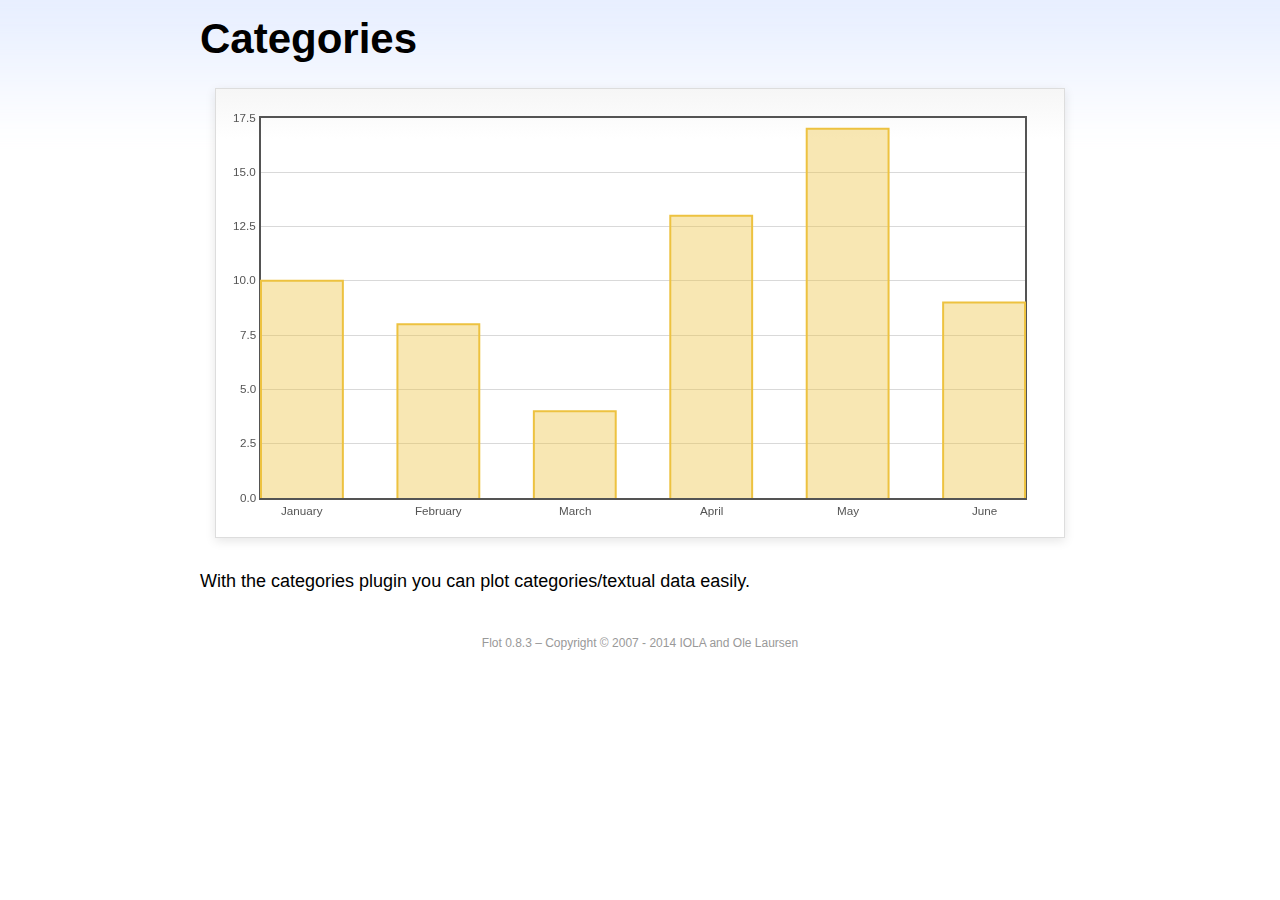
<file: assets/plugins/flot/examples/categories/index.html>
<!DOCTYPE html PUBLIC "-//W3C//DTD HTML 4.01//EN" "http://www.w3.org/TR/html4/strict.dtd">
<html>
<head>
	<meta http-equiv="Content-Type" content="text/html; charset=utf-8">
	<title>Flot Examples: Categories</title>
	<link href="../examples.css" rel="stylesheet" type="text/css">
	<!--[if lte IE 8]><script language="javascript" type="text/javascript" src="../../excanvas.min.js"></script><![endif]-->
	<script language="javascript" type="text/javascript" src="../../jquery.js"></script>
	<script language="javascript" type="text/javascript" src="../../jquery.flot.js"></script>
	<script language="javascript" type="text/javascript" src="../../jquery.flot.categories.js"></script>
	<script type="text/javascript">

	$(function() {

		var data = [ ["January", 10], ["February", 8], ["March", 4], ["April", 13], ["May", 17], ["June", 9] ];

		$.plot("#placeholder", [ data ], {
			series: {
				bars: {
					show: true,
					barWidth: 0.6,
					align: "center"
				}
			},
			xaxis: {
				mode: "categories",
				tickLength: 0
			}
		});

		// Add the Flot version string to the footer

		$("#footer").prepend("Flot " + $.plot.version + " &ndash; ");
	});

	</script>
</head>
<body>

	<div id="header">
		<h2>Categories</h2>
	</div>

	<div id="content">

		<div class="demo-container">
			<div id="placeholder" class="demo-placeholder"></div>
		</div>

		<p>With the categories plugin you can plot categories/textual data easily.</p>

	</div>

	<div id="footer">
		Copyright &copy; 2007 - 2014 IOLA and Ole Laursen
	</div>

</body>
</html>
</file>
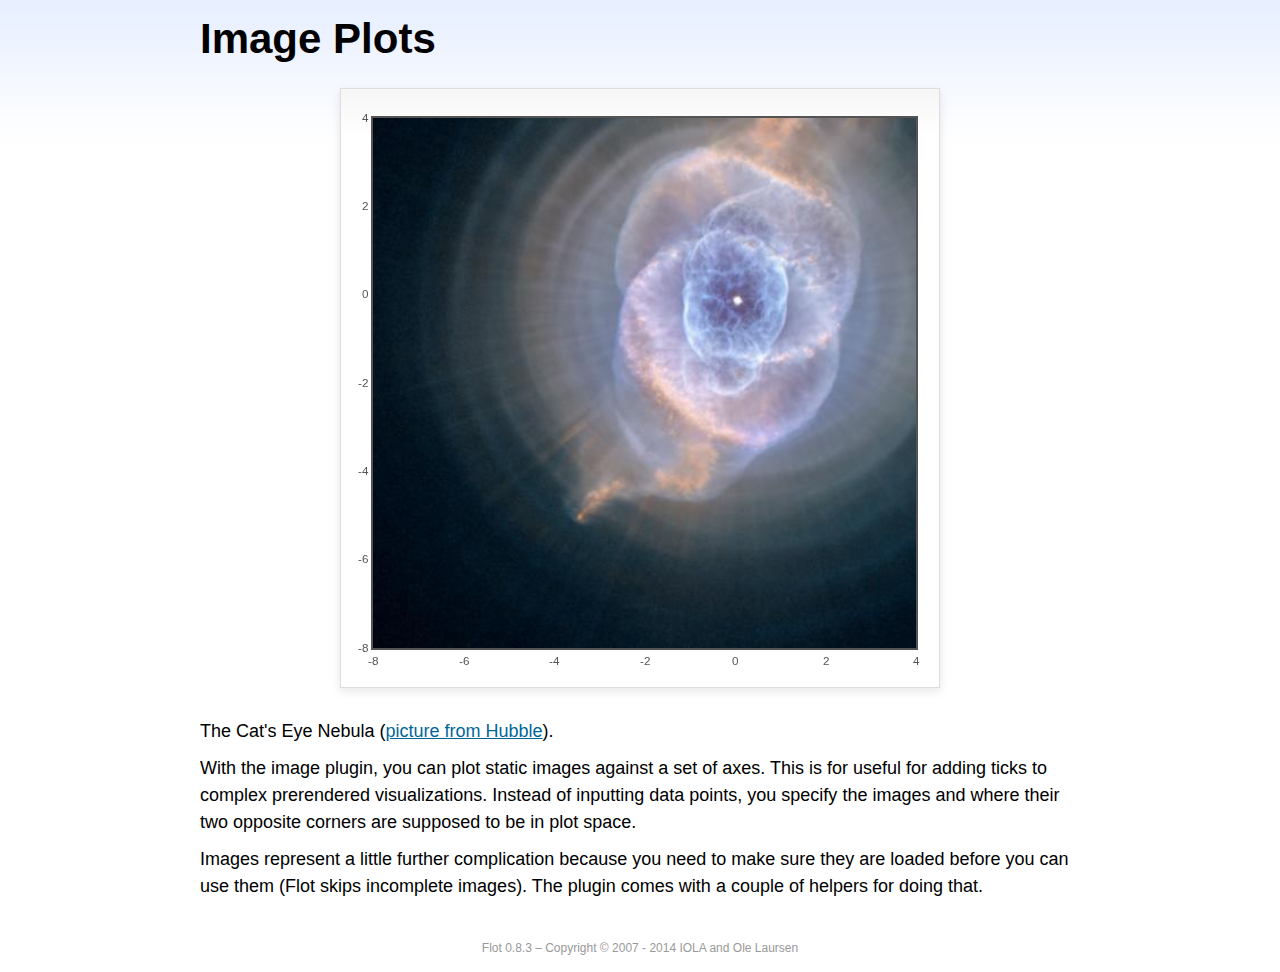
<file: assets/plugins/flot/examples/image/index.html>
<!DOCTYPE html PUBLIC "-//W3C//DTD HTML 4.01//EN" "http://www.w3.org/TR/html4/strict.dtd">
<html>
<head>
	<meta http-equiv="Content-Type" content="text/html; charset=utf-8">
	<title>Flot Examples: Image Plots</title>
	<link href="../examples.css" rel="stylesheet" type="text/css">
	<!--[if lte IE 8]><script language="javascript" type="text/javascript" src="../../excanvas.min.js"></script><![endif]-->
	<script language="javascript" type="text/javascript" src="../../jquery.js"></script>
	<script language="javascript" type="text/javascript" src="../../jquery.flot.js"></script>
	<script language="javascript" type="text/javascript" src="../../jquery.flot.image.js"></script>
	<script type="text/javascript">

	$(function() {

		var data = [[["hs-2004-27-a-large-web.jpg", -10, -10, 10, 10]]];

		var options = {
			series: {
				images: {
					show: true
				}
			},
			xaxis: {
				min: -8,
				max: 4
			},
			yaxis: {
				min: -8,
				max: 4
			}
		};

		$.plot.image.loadDataImages(data, options, function () {
			$.plot("#placeholder", data, options);
		});

		// Add the Flot version string to the footer

		$("#footer").prepend("Flot " + $.plot.version + " &ndash; ");
	});

	</script>
</head>
<body>

	<div id="header">
		<h2>Image Plots</h2>
	</div>

	<div id="content">

		<div class="demo-container" style="width:600px;height:600px;">
			<div id="placeholder" class="demo-placeholder"></div>
		</div>

		<p>The Cat's Eye Nebula (<a href="http://hubblesite.org/gallery/album/nebula/pr2004027a/">picture from Hubble</a>).</p>

		<p>With the image plugin, you can plot static images against a set of axes. This is for useful for adding ticks to complex prerendered visualizations. Instead of inputting data points, you specify the images and where their two opposite corners are supposed to be in plot space.</p>

		<p>Images represent a little further complication because you need to make sure they are loaded before you can use them (Flot skips incomplete images). The plugin comes with a couple of helpers for doing that.</p>

	</div>

	<div id="footer">
		Copyright &copy; 2007 - 2014 IOLA and Ole Laursen
	</div>

</body>
</html>
</file>
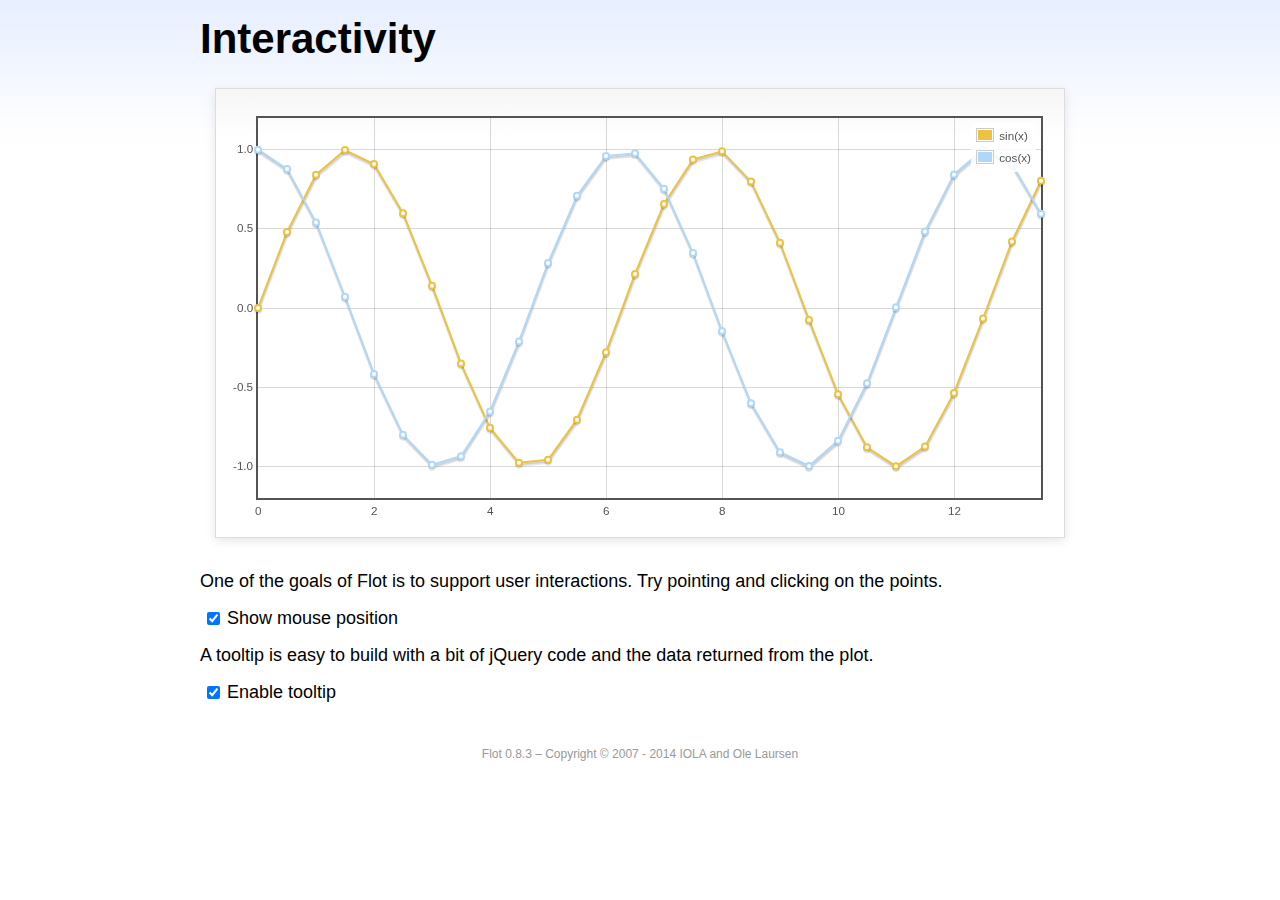
<file: assets/plugins/flot/examples/interacting/index.html>
<!DOCTYPE html PUBLIC "-//W3C//DTD HTML 4.01//EN" "http://www.w3.org/TR/html4/strict.dtd">
<html>
<head>
	<meta http-equiv="Content-Type" content="text/html; charset=utf-8">
	<title>Flot Examples: Interactivity</title>
	<link href="../examples.css" rel="stylesheet" type="text/css">
	<!--[if lte IE 8]><script language="javascript" type="text/javascript" src="../../excanvas.min.js"></script><![endif]-->
	<script language="javascript" type="text/javascript" src="../../jquery.js"></script>
	<script language="javascript" type="text/javascript" src="../../jquery.flot.js"></script>
	<script type="text/javascript">

	$(function() {

		var sin = [],
			cos = [];

		for (var i = 0; i < 14; i += 0.5) {
			sin.push([i, Math.sin(i)]);
			cos.push([i, Math.cos(i)]);
		}

		var plot = $.plot("#placeholder", [
			{ data: sin, label: "sin(x)"},
			{ data: cos, label: "cos(x)"}
		], {
			series: {
				lines: {
					show: true
				},
				points: {
					show: true
				}
			},
			grid: {
				hoverable: true,
				clickable: true
			},
			yaxis: {
				min: -1.2,
				max: 1.2
			}
		});

		$("<div id='tooltip'></div>").css({
			position: "absolute",
			display: "none",
			border: "1px solid #fdd",
			padding: "2px",
			"background-color": "#fee",
			opacity: 0.80
		}).appendTo("body");

		$("#placeholder").bind("plothover", function (event, pos, item) {

			if ($("#enablePosition:checked").length > 0) {
				var str = "(" + pos.x.toFixed(2) + ", " + pos.y.toFixed(2) + ")";
				$("#hoverdata").text(str);
			}

			if ($("#enableTooltip:checked").length > 0) {
				if (item) {
					var x = item.datapoint[0].toFixed(2),
						y = item.datapoint[1].toFixed(2);

					$("#tooltip").html(item.series.label + " of " + x + " = " + y)
						.css({top: item.pageY+5, left: item.pageX+5})
						.fadeIn(200);
				} else {
					$("#tooltip").hide();
				}
			}
		});

		$("#placeholder").bind("plotclick", function (event, pos, item) {
			if (item) {
				$("#clickdata").text(" - click point " + item.dataIndex + " in " + item.series.label);
				plot.highlight(item.series, item.datapoint);
			}
		});

		// Add the Flot version string to the footer

		$("#footer").prepend("Flot " + $.plot.version + " &ndash; ");
	});

	</script>
</head>
<body>
	<div id="header">
		<h2>Interactivity</h2>
	</div>

	<div id="content">

		<div class="demo-container">
			<div id="placeholder" class="demo-placeholder"></div>
		</div>

		<p>One of the goals of Flot is to support user interactions. Try pointing and clicking on the points.</p>

		<p>
			<label><input id="enablePosition" type="checkbox" checked="checked"></input>Show mouse position</label>
			<span id="hoverdata"></span>
			<span id="clickdata"></span>
		</p>

		<p>A tooltip is easy to build with a bit of jQuery code and the data returned from the plot.</p>

		<p><label><input id="enableTooltip" type="checkbox" checked="checked"></input>Enable tooltip</label></p>

	</div>

	<div id="footer">
		Copyright &copy; 2007 - 2014 IOLA and Ole Laursen
	</div>

</body>
</html>
</file>
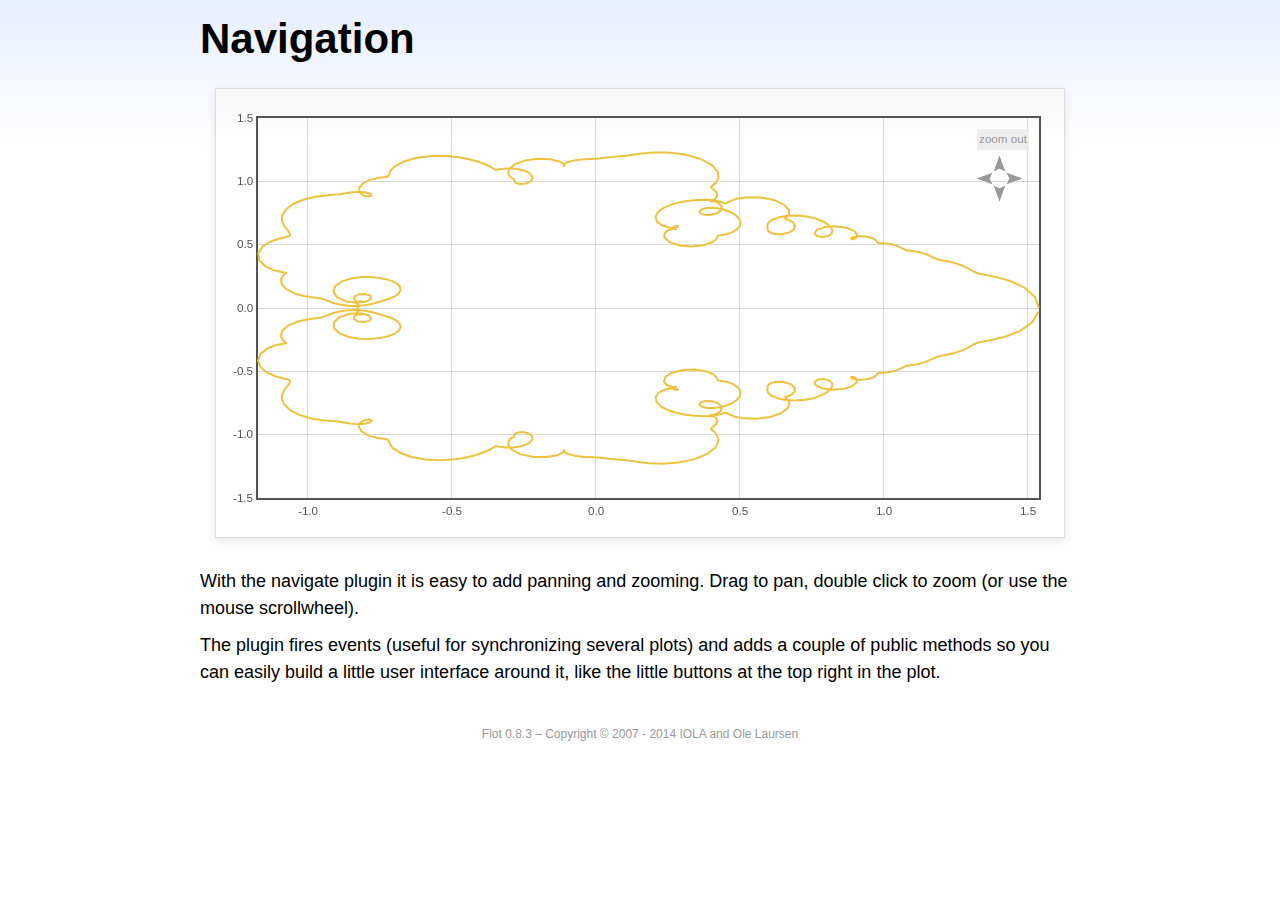
<file: assets/plugins/flot/examples/navigate/index.html>
<!DOCTYPE html PUBLIC "-//W3C//DTD HTML 4.01//EN" "http://www.w3.org/TR/html4/strict.dtd">
<html>
<head>
	<meta http-equiv="Content-Type" content="text/html; charset=utf-8">
	<title>Flot Examples: Navigation</title>
	<link href="../examples.css" rel="stylesheet" type="text/css">
	<style type="text/css">

	#placeholder .button {
		position: absolute;
		cursor: pointer;
	}

	#placeholder div.button {
		font-size: smaller;
		color: #999;
		background-color: #eee;
		padding: 2px;
	}
	.message {
		padding-left: 50px;
		font-size: smaller;
	}

	</style>
	<!--[if lte IE 8]><script language="javascript" type="text/javascript" src="../../excanvas.min.js"></script><![endif]-->
	<script language="javascript" type="text/javascript" src="../../jquery.js"></script>
	<script language="javascript" type="text/javascript" src="../../jquery.flot.js"></script>
	<script language="javascript" type="text/javascript" src="../../jquery.flot.navigate.js"></script>
	<script type="text/javascript">

	$(function() {

		// generate data set from a parametric function with a fractal look

		function sumf(f, t, m) {
			var res = 0;
			for (var i = 1; i < m; ++i) {
				res += f(i * i * t) / (i * i);
			}
			return res;
		}

		var d1 = [];
		for (var t = 0; t <= 2 * Math.PI; t += 0.01) {
			d1.push([sumf(Math.cos, t, 10), sumf(Math.sin, t, 10)]);
		}

		var data = [ d1 ],
			placeholder = $("#placeholder");

		var plot = $.plot(placeholder, data, {
			series: {
				lines: {
					show: true
				},
				shadowSize: 0
			},
			xaxis: {
				zoomRange: [0.1, 10],
				panRange: [-10, 10]
			},
			yaxis: {
				zoomRange: [0.1, 10],
				panRange: [-10, 10]
			},
			zoom: {
				interactive: true
			},
			pan: {
				interactive: true
			}
		});

		// show pan/zoom messages to illustrate events 

		placeholder.bind("plotpan", function (event, plot) {
			var axes = plot.getAxes();
			$(".message").html("Panning to x: "  + axes.xaxis.min.toFixed(2)
			+ " &ndash; " + axes.xaxis.max.toFixed(2)
			+ " and y: " + axes.yaxis.min.toFixed(2)
			+ " &ndash; " + axes.yaxis.max.toFixed(2));
		});

		placeholder.bind("plotzoom", function (event, plot) {
			var axes = plot.getAxes();
			$(".message").html("Zooming to x: "  + axes.xaxis.min.toFixed(2)
			+ " &ndash; " + axes.xaxis.max.toFixed(2)
			+ " and y: " + axes.yaxis.min.toFixed(2)
			+ " &ndash; " + axes.yaxis.max.toFixed(2));
		});

		// add zoom out button 

		$("<div class='button' style='right:20px;top:20px'>zoom out</div>")
			.appendTo(placeholder)
			.click(function (event) {
				event.preventDefault();
				plot.zoomOut();
			});

		// and add panning buttons

		// little helper for taking the repetitive work out of placing
		// panning arrows

		function addArrow(dir, right, top, offset) {
			$("<img class='button' src='arrow-" + dir + ".gif' style='right:" + right + "px;top:" + top + "px'>")
				.appendTo(placeholder)
				.click(function (e) {
					e.preventDefault();
					plot.pan(offset);
				});
		}

		addArrow("left", 55, 60, { left: -100 });
		addArrow("right", 25, 60, { left: 100 });
		addArrow("up", 40, 45, { top: -100 });
		addArrow("down", 40, 75, { top: 100 });

		// Add the Flot version string to the footer

		$("#footer").prepend("Flot " + $.plot.version + " &ndash; ");
	});

	</script>
</head>
<body>

	<div id="header">
		<h2>Navigation</h2>
	</div>

	<div id="content">

		<div class="demo-container">
			<div id="placeholder" class="demo-placeholder"></div>
		</div>

		<p class="message"></p>

		<p>With the navigate plugin it is easy to add panning and zooming. Drag to pan, double click to zoom (or use the mouse scrollwheel).</p>

		<p>The plugin fires events (useful for synchronizing several plots) and adds a couple of public methods so you can easily build a little user interface around it, like the little buttons at the top right in the plot.</p>

	</div>

	<div id="footer">
		Copyright &copy; 2007 - 2014 IOLA and Ole Laursen
	</div>

</body>
</html>
</file>
<file: assets/plugins/flot/examples/examples.css>
* {	padding: 0; margin: 0; vertical-align: top; }

body {
	background: url(background.png) repeat-x;
	font: 18px/1.5em "proxima-nova", Helvetica, Arial, sans-serif;
}

a {	color: #069; }
a:hover { color: #28b; }

h2 {
	margin-top: 15px;
	font: normal 32px "omnes-pro", Helvetica, Arial, sans-serif;
}

h3 {
	margin-left: 30px;
	font: normal 26px "omnes-pro", Helvetica, Arial, sans-serif;
	color: #666;
}

p {
	margin-top: 10px;
}

button {
	font-size: 18px;
	padding: 1px 7px;
}

input {
	font-size: 18px;
}

input[type=checkbox] {
	margin: 7px;
}

#header {
	position: relative;
	width: 900px;
	margin: auto;
}

#header h2 {
	margin-left: 10px;
	vertical-align: middle;
	font-size: 42px;
	font-weight: bold;
	text-decoration: none;
	color: #000;
}

#content {
	width: 880px;
	margin: 0 auto;
	padding: 10px;
}

#footer {
	margin-top: 25px;
	margin-bottom: 10px;
	text-align: center;
	font-size: 12px;
	color: #999;
}

.demo-container {
	box-sizing: border-box;
	width: 850px;
	height: 450px;
	padding: 20px 15px 15px 15px;
	margin: 15px auto 30px auto;
	border: 1px solid #ddd;
	background: #fff;
	background: linear-gradient(#f6f6f6 0, #fff 50px);
	background: -o-linear-gradient(#f6f6f6 0, #fff 50px);
	background: -ms-linear-gradient(#f6f6f6 0, #fff 50px);
	background: -moz-linear-gradient(#f6f6f6 0, #fff 50px);
	background: -webkit-linear-gradient(#f6f6f6 0, #fff 50px);
	box-shadow: 0 3px 10px rgba(0,0,0,0.15);
	-o-box-shadow: 0 3px 10px rgba(0,0,0,0.1);
	-ms-box-shadow: 0 3px 10px rgba(0,0,0,0.1);
	-moz-box-shadow: 0 3px 10px rgba(0,0,0,0.1);
	-webkit-box-shadow: 0 3px 10px rgba(0,0,0,0.1);
}

.demo-placeholder {
	width: 100%;
	height: 100%;
	font-size: 14px;
	line-height: 1.2em;
}

.legend table {
	border-spacing: 5px;
}
</file>
<file: css/style.css>
@import 'https://fonts.googleapis.com/css?family=Rubik:300,400,500,700,900';@import url(../scss/icons/font-awesome/css/font-awesome.min.css);@import url(../scss/icons/simple-line-icons/css/simple-line-icons.css);@import url(../scss/icons/weather-icons/css/weather-icons.min.css);@import url(../scss/icons/linea-icons/linea.css);@import url(../scss/icons/themify-icons/themify-icons.css);@import url(../scss/icons/flag-icon-css/flag-icon.min.css);@import url(../scss/icons/material-design-iconic-font/css/materialdesignicons.min.css);@import url(../css/spinners.css);@import url(../css/animate.css);.preloader{width:100%;height:100%;top:0px;position:fixed;z-index:99999;background:#fff}.preloader .cssload-speeding-wheel{position:absolute;top:calc(50% - 3.5px);left:calc(50% - 3.5px)}*{outline:none!important}body{background:#fff;font-family:"Rubik", sans-serif;margin:0;overflow-x:hidden;color:#54667a;font-weight:300}html{position:relative;min-height:100%;background:#ffffff}a:focus,a:hover{text-decoration:none}a.link{color:#54667a!important}a.link:focus,a.link:hover{color:#009efb!important}.img-responsive{width:100%;height:auto}.img-rounded{border-radius:4px}h1,h2,h3,h4,h5,h6{color:#2c2b2e;font-family:"Rubik", sans-serif;font-weight:400}h1{line-height:48px;font-size:36px}h2{line-height:36px;font-size:24px}h3{line-height:30px;font-size:21px}h4{line-height:22px;font-size:18px}h5{line-height:18px;font-size:16px;font-weight:400}h6{line-height:16px;font-size:14px;font-weight:400}.display-5{font-size:3rem}.display-6{font-size:36px}.box{border-radius:4px;padding:10px}.dl{display:inline-block!important}.db{display:block!important}.no-wrap td,.no-wrap th{white-space:nowrap}blockquote{border-left:5px solid #009efb!important;border:1px solid rgba(120, 130, 140, 0.13);padding:15px}.clear{clear:both}ol li{margin:5px 0}.p-0{padding:0px!important}.p-10{padding:10px!important}.p-20{padding:20px!important}.p-30{padding:30px!important}.p-l-0{padding-left:0px!important}.p-l-10{padding-left:10px!important}.p-l-20{padding-left:20px!important}.p-r-0{padding-right:0px!important}.p-r-10{padding-right:10px!important}.p-r-20{padding-right:20px!important}.p-r-30{padding-right:30px!important}.p-r-40{padding-right:40px!important}.p-t-0{padding-top:0px!important}.p-t-10{padding-top:10px!important}.p-t-20{padding-top:20px!important}.p-t-30{padding-top:30px!important}.p-b-0{padding-bottom:0px!important}.p-b-5{padding-bottom:5px!important}.p-b-10{padding-bottom:10px!important}.p-b-20{padding-bottom:20px!important}.p-b-30{padding-bottom:30px!important}.p-b-40{padding-bottom:40px!important}.m-0{margin:0px!important}.m-l-5{margin-left:5px!important}.m-l-10{margin-left:10px!important}.m-l-15{margin-left:15px!important}.m-l-20{margin-left:20px!important}.m-l-30{margin-left:30px!important}.m-l-40{margin-left:40px!important}.m-r-5{margin-right:5px!important}.m-r-10{margin-right:10px!important}.m-r-15{margin-right:15px!important}.m-r-20{margin-right:20px!important}.m-r-30{margin-right:30px!important}.m-r-40{margin-right:40px!important}.m-t-0{margin-top:0px!important}.m-t-5{margin-top:5px!important}.m-t-10{margin-top:10px!important}.m-t-15{margin-top:15px!important}.m-t-20{margin-top:20px!important}.m-t-30{margin-top:30px!important}.m-t-40{margin-top:40px!important}.m-b-0{margin-bottom:0px!important}.m-b-5{margin-bottom:5px!important}.m-b-10{margin-bottom:10px!important}.m-b-15{margin-bottom:15px!important}.m-b-20{margin-bottom:20px!important}.m-b-30{margin-bottom:30px!important}.m-b-40{margin-bottom:40px!important}.vt{vertical-align:top!important}.vm{vertical-align:middle!important}.vb{vertical-align:bottom!important}.font-bold{font-weight:700!important}.font-normal{font-weight:normal!important}.font-light{font-weight:300!important}.font-medium{font-weight:400!important}.font-16{font-size:16px!important}.font-14{font-size:14px!important}.font-18{font-size:18px!important}.font-20{font-size:20px!important}.b-0{border:none}.b-r{border-right:1px solid rgba(120, 130, 140, 0.13)!important}.b-l{border-left:1px solid rgba(120, 130, 140, 0.13)!important}.b-b{border-bottom:1px solid rgba(120, 130, 140, 0.13)!important}.b-t{border-top:1px solid rgba(120, 130, 140, 0.13)!important}.b-all{border:1px solid rgba(120, 130, 140, 0.13)!important}.thumb-sm{height:32px;width:32px}.thumb-md{height:48px;width:48px}.thumb-lg{height:88px;width:88px}.hide{display:none}.img-circle{border-radius:100%}.radius{border-radius:4px}.text-muted{color:#90a4ae!important}.bg-primary{background-color:#7460ee!important}.bg-success{background-color:#55ce63!important}.bg-info{background-color:#009efb!important}.bg-warning{background-color:#ffbc34!important}.bg-danger{background-color:#f62d51!important}.bg-megna{background-color:#01c0c8!important}.bg-theme{background-color:#009efb!important}.bg-inverse{background-color:#2f3d4a!important}.bg-purple{background-color:#7460ee!important}.bg-light-primary{background-color:#f1effd!important}.bg-light-success{background-color:#e8fdeb!important}.bg-light-info{background-color:#cfecfe!important}.bg-light-extra{background-color:#ebf3f5!important}.bg-light-warning{background-color:#fff8ec!important}.bg-light-danger{background-color:#f9e7eb!important}.bg-light-inverse{background-color:#f6f6f6!important}.bg-light{background-color:#f2f7f8!important}.bg-white{background-color:#ffffff!important}.round{line-height:45px;color:#ffffff;width:45px;height:45px;display:inline-block;font-weight:400;text-align:center;border-radius:100%;background:#009efb}.round img{border-radius:100%}.round.round-info{background:#009efb}.round.round-warning{background:#ffbc34}.round.round-danger{background:#f62d51}.round.round-success{background:#55ce63}.round.round-primary{background:#7460ee}.label{padding:2px 10px;line-height:13px;color:#ffffff;font-weight:400;border-radius:4px;font-size:75%}.label-rounded{border-radius:60px}.label-custom{background-color:#01c0c8}.label-success{background-color:#55ce63}.label-info{background-color:#009efb}.label-warning{background-color:#ffbc34}.label-danger{background-color:#f62d51}.label-megna{background-color:#01c0c8}.label-primary{background-color:#7460ee}.label-purple{background-color:#7460ee}.label-red{background-color:#fb3a3a}.label-inverse{background-color:#2f3d4a}.label-default{background-color:#f2f7f8}.label-white{background-color:#ffffff}.label-light-success{background-color:#e8fdeb;color:#55ce63}.label-light-info{background-color:#cfecfe;color:#009efb}.label-light-warning{background-color:#fff8ec;color:#ffbc34}.label-light-danger{background-color:#f9e7eb;color:#f62d51}.label-light-megna{background-color:#e0f2f4;color:#01c0c8}.label-light-primary{background-color:#f1effd;color:#7460ee}.label-light-inverse{background-color:#f6f6f6;color:#2f3d4a}.pagination>li:first-child>a,.pagination>li:first-child>span{border-bottom-left-radius:4px;border-top-left-radius:4px}.pagination>li:last-child>a,.pagination>li:last-child>span{border-bottom-right-radius:4px;border-top-right-radius:4px}.pagination>li>a,.pagination>li>span{color:#263238}.pagination>li>a:focus,.pagination>li>a:hover,.pagination>li>span:focus,.pagination>li>span:hover{background-color:#f2f7f8}.pagination-split li{margin-left:5px;display:inline-block;float:left}.pagination-split li:first-child{margin-left:0}.pagination-split li a{-moz-border-radius:4px;-webkit-border-radius:4px;border-radius:4px}.pagination>.active>a,.pagination>.active>a:focus,.pagination>.active>a:hover,.pagination>.active>span,.pagination>.active>span:focus,.pagination>.active>span:hover{background-color:#009efb;border-color:#009efb}.pager li>a,.pager li>span{-moz-border-radius:4px;-webkit-border-radius:4px;border-radius:4px;color:#263238}.table-box{display:table;width:100%}.table.no-border tbody td{border:0px}.cell{display:table-cell;vertical-align:middle}.table td,.table th{border-color:#f3f1f1}.table th,.table thead th{font-weight:500}.table-hover tbody tr:hover{background:#f2f7f8}.jqstooltip{width:auto!important;height:auto!important}.v-middle td,.v-middle th{vertical-align:middle}.waves-effect{position:relative;cursor:pointer;display:inline-block;overflow:hidden;-webkit-user-select:none;-moz-user-select:none;-ms-user-select:none;user-select:none;-webkit-tap-highlight-color:transparent;vertical-align:middle;z-index:1;will-change:opacity, transform;-webkit-transition:all 0.3s ease-out;-moz-transition:all 0.3s ease-out;-o-transition:all 0.3s ease-out;-ms-transition:all 0.3s ease-out;transition:all 0.3s ease-out}.waves-effect .waves-ripple{position:absolute;border-radius:50%;width:20px;height:20px;margin-top:-10px;margin-left:-10px;opacity:0;background:rgba(0, 0, 0, 0.2);-webkit-transition:all 0.7s ease-out;-moz-transition:all 0.7s ease-out;-o-transition:all 0.7s ease-out;-ms-transition:all 0.7s ease-out;transition:all 0.7s ease-out;-webkit-transition-property:-webkit-transform, opacity;-moz-transition-property:-moz-transform, opacity;-o-transition-property:-o-transform, opacity;transition-property:opacity, -webkit-transform;transition-property:transform, opacity;transition-property:transform, opacity, -webkit-transform;-webkit-transform:scale(0);-moz-transform:scale(0);-ms-transform:scale(0);-o-transform:scale(0);transform:scale(0);pointer-events:none}.waves-effect.waves-light .waves-ripple{background-color:rgba(255, 255, 255, 0.45)}.waves-effect.waves-red .waves-ripple{background-color:rgba(244, 67, 54, 0.7)}.waves-effect.waves-yellow .waves-ripple{background-color:rgba(255, 235, 59, 0.7)}.waves-effect.waves-orange .waves-ripple{background-color:rgba(255, 152, 0, 0.7)}.waves-effect.waves-purple .waves-ripple{background-color:rgba(156, 39, 176, 0.7)}.waves-effect.waves-green .waves-ripple{background-color:rgba(76, 175, 80, 0.7)}.waves-effect.waves-teal .waves-ripple{background-color:rgba(0, 150, 136, 0.7)}.waves-notransition{-webkit-transition:none!important;-moz-transition:none!important;-o-transition:none!important;-ms-transition:none!important;transition:none!important}.waves-circle{-webkit-transform:translateZ(0);-moz-transform:translateZ(0);-ms-transform:translateZ(0);-o-transform:translateZ(0);transform:translateZ(0);text-align:center;width:2.5em;height:2.5em;line-height:2.5em;border-radius:50%;-webkit-mask-image:none}.waves-input-wrapper{border-radius:0.2em;vertical-align:bottom}.waves-input-wrapper .waves-button-input{position:relative;top:0;left:0;z-index:1}.waves-block{display:block}.badge{font-weight:400}.badge-xs{font-size:9px}.badge-sm,.badge-xs{-webkit-transform:translate(0, -2px);-ms-transform:translate(0, -2px);-o-transform:translate(0, -2px);transform:translate(0, -2px)}.badge-success{background-color:#55ce63}.badge-info{background-color:#009efb}.badge-primary{background-color:#7460ee}.badge-warning{background-color:#ffbc34}.badge-danger{background-color:#f62d51}.badge-purple{background-color:#7460ee}.badge-red{background-color:#fb3a3a}.badge-inverse{background-color:#2f3d4a}.text-white{color:#ffffff!important}.text-danger{color:#f62d51!important}.text-muted{color:#90a4ae!important}.text-warning{color:#ffbc34!important}.text-success{color:#55ce63!important}.text-info{color:#009efb!important}.text-inverse{color:#2f3d4a!important}.text-blue{color:#02bec9!important}.text-purple{color:#7460ee!important}.text-primary{color:#7460ee!important}.text-megna{color:#01c0c8!important}.text-dark{color:#54667a!important}.text-themecolor{color:#009efb!important}.btn{padding:7px 12px;font-size:14px;cursor:pointer}.btn-group label{color:#ffffff!important;margin-bottom:0px}.btn-group label.btn-secondary{color:#54667a!important}.btn-lg{padding:.75rem 1.5rem;font-size:1.25rem}.btn-circle{border-radius:100%;width:40px;height:40px;padding:10px}.btn-circle.btn-sm{width:35px;height:35px;padding:8px 10px;font-size:14px}.btn-circle.btn-lg{width:50px;height:50px;padding:14px 15px;font-size:18px}.btn-circle.btn-xl{width:70px;height:70px;padding:14px 15px;font-size:24px}.btn-sm{padding:.25rem .5rem;font-size:12px}.btn-xs{padding:.25rem .5rem;font-size:10px}.button-list a,.button-list button{margin:5px 12px 5px 0}.btn-outline{color:inherit;background-color:transparent;transition:all .5s}.btn-rounded{border-radius:60px;padding:7px 18px}.btn-rounded.btn-lg{padding:.75rem 1.5rem}.btn-rounded.btn-sm{padding:.25rem .5rem;font-size:12px}.btn-rounded.btn-xs{padding:.25rem .5rem;font-size:10px}.btn-custom,.btn-custom.disabled{background:#009efb;border:1px solid #009efb;color:#ffffff}.btn-custom.disabled:hover,.btn-custom:hover{background:#009efb;opacity:0.8;color:#ffffff;border:1px solid #009efb}.btn-primary,.btn-primary.disabled{background:#7460ee;border:1px solid #7460ee}.btn-primary.disabled:hover,.btn-primary:hover{background:#7460ee;opacity:0.7;border:1px solid #7460ee}.btn-primary.active,.btn-primary.disabled.active,.btn-primary.disabled:focus,.btn-primary:focus{background:#6352ce}.btn-themecolor,.btn-themecolor.disabled{background:#009efb;color:#ffffff;border:1px solid #009efb}.btn-themecolor.disabled:hover,.btn-themecolor:hover{background:#009efb;opacity:0.7;border:1px solid #009efb}.btn-themecolor.active,.btn-themecolor.disabled.active,.btn-themecolor.disabled:focus,.btn-themecolor:focus{background:#028ee1}.btn-success,.btn-success.disabled{background:#55ce63;border:1px solid #55ce63}.btn-success.disabled:hover,.btn-success:hover{background:#55ce63;opacity:0.7;border:1px solid #55ce63}.btn-success.active,.btn-success.disabled.active,.btn-success.disabled:focus,.btn-success:focus{background:#4ab657}.btn-info,.btn-info.disabled{background:#009efb;border:1px solid #009efb}.btn-info.disabled:hover,.btn-info:hover{background:#009efb;opacity:0.7;border:1px solid #009efb}.btn-info.active,.btn-info.disabled.active,.btn-info.disabled:focus,.btn-info:focus{background:#028ee1}.btn-warning,.btn-warning.disabled{background:#ffbc34;border:1px solid #ffbc34}.btn-warning.disabled:hover,.btn-warning:hover{background:#ffbc34;opacity:0.7;border:1px solid #ffbc34}.btn-warning.active,.btn-warning.disabled.active,.btn-warning.disabled:focus,.btn-warning:focus{background:#e9ab2e}.btn-danger,.btn-danger.disabled{background:#f62d51;border:1px solid #f62d51}.btn-danger.disabled:hover,.btn-danger:hover{background:#f62d51;opacity:0.7;border:1px solid #f62d51}.btn-danger.active,.btn-danger.disabled.active,.btn-danger.disabled:focus,.btn-danger:focus{background:#e6294b}.btn-inverse,.btn-inverse.disabled{background:#2f3d4a;border:1px solid #2f3d4a;color:#ffffff}.btn-inverse.disabled:hover,.btn-inverse:hover{background:#2f3d4a;opacity:0.7;color:#ffffff;border:1px solid #2f3d4a}.btn-inverse.active,.btn-inverse.disabled.active,.btn-inverse.disabled:focus,.btn-inverse:focus{background:#232a37;color:#ffffff}.btn-red,.btn-red.disabled{background:#fb3a3a;border:1px solid #fb3a3a;color:#ffffff}.btn-red.disabled:hover,.btn-red:hover{opacity:0.7;border:1px solid #fb3a3a;background:#fb3a3a}.btn-red.active,.btn-red.disabled.active,.btn-red.disabled:focus,.btn-red:focus{background:#e6294b}.btn-outline-default{background-color:#ffffff}.btn-outline-default.focus,.btn-outline-default:focus,.btn-outline-default:hover{background:#f2f7f8}.btn-outline-primary{color:#7460ee;background-color:#ffffff;border-color:#7460ee}.btn-outline-primary.focus,.btn-outline-primary:focus,.btn-outline-primary:hover{background:#7460ee;color:#ffffff;border-color:#7460ee}.btn-outline-success{color:#55ce63;background-color:transparent;border-color:#55ce63}.btn-outline-success.focus,.btn-outline-success:focus,.btn-outline-success:hover{background:#55ce63;border-color:#55ce63;color:#ffffff}.btn-outline-info{color:#009efb;background-color:transparent;border-color:#009efb}.btn-outline-info.focus,.btn-outline-info:focus,.btn-outline-info:hover{background:#009efb;border-color:#009efb;color:#ffffff}.btn-outline-warning{color:#ffbc34;background-color:transparent;border-color:#ffbc34}.btn-outline-warning.focus,.btn-outline-warning:focus,.btn-outline-warning:hover{background:#ffbc34;border-color:#ffbc34;color:#ffffff}.btn-outline-danger{color:#f62d51;background-color:transparent;border-color:#f62d51}.btn-outline-danger.focus,.btn-outline-danger:focus,.btn-outline-danger:hover{background:#f62d51;border-color:#f62d51;color:#ffffff}.btn-outline-red{color:#fb3a3a;background-color:transparent;border-color:#fb3a3a}.btn-outline-red.focus,.btn-outline-red:focus,.btn-outline-red:hover{background:#fb3a3a;border-color:#fb3a3a;color:#ffffff}.btn-outline-inverse{color:#2f3d4a;background-color:transparent;border-color:#2f3d4a}.btn-outline-inverse.focus,.btn-outline-inverse:focus,.btn-outline-inverse:hover{background:#2f3d4a;border-color:#2f3d4a;color:#ffffff}.btn-primary.active.focus,.btn-primary.active:focus,.btn-primary.active:hover,.btn-primary.focus,.btn-primary.focus:active,.btn-primary:active:focus,.btn-primary:active:hover,.btn-primary:focus,.open>.dropdown-toggle.btn-primary.focus,.open>.dropdown-toggle.btn-primary:focus,.open>.dropdown-toggle.btn-primary:hover{background-color:#6352ce;border:1px solid #6352ce}.btn-success.active.focus,.btn-success.active:focus,.btn-success.active:hover,.btn-success.focus,.btn-success.focus:active,.btn-success:active:focus,.btn-success:active:hover,.btn-success:focus,.open>.dropdown-toggle.btn-success.focus,.open>.dropdown-toggle.btn-success:focus,.open>.dropdown-toggle.btn-success:hover{background-color:#4ab657;border:1px solid #4ab657}.btn-info.active.focus,.btn-info.active:focus,.btn-info.active:hover,.btn-info.focus,.btn-info.focus:active,.btn-info:active:focus,.btn-info:active:hover,.btn-info:focus,.open>.dropdown-toggle.btn-info.focus,.open>.dropdown-toggle.btn-info:focus,.open>.dropdown-toggle.btn-info:hover{background-color:#028ee1;border:1px solid #028ee1}.btn-warning.active.focus,.btn-warning.active:focus,.btn-warning.active:hover,.btn-warning.focus,.btn-warning.focus:active,.btn-warning:active:focus,.btn-warning:active:hover,.btn-warning:focus,.open>.dropdown-toggle.btn-warning.focus,.open>.dropdown-toggle.btn-warning:focus,.open>.dropdown-toggle.btn-warning:hover{background-color:#e9ab2e;border:1px solid #e9ab2e}.btn-danger.active.focus,.btn-danger.active:focus,.btn-danger.active:hover,.btn-danger.focus,.btn-danger.focus:active,.btn-danger:active:focus,.btn-danger:active:hover,.btn-danger:focus,.open>.dropdown-toggle.btn-danger.focus,.open>.dropdown-toggle.btn-danger:focus,.open>.dropdown-toggle.btn-danger:hover{background-color:#e6294b;border:1px solid #e6294b}.btn-inverse.active,.btn-inverse.focus,.btn-inverse:active,.btn-inverse:focus,.btn-inverse:hover,.btn-inverse:hover,.open>.dropdown-toggle.btn-inverse{background-color:#232a37;border:1px solid #232a37}.btn-red.active,.btn-red.focus,.btn-red:active,.btn-red:focus,.btn-red:hover,.btn-red:hover,.open>.dropdown-toggle.btn-red{background-color:#d61f1f;border:1px solid #d61f1f;color:#ffffff}.button-box .btn{margin:0 8px 8px 0px}.btn-label{background:rgba(0, 0, 0, 0.05);display:inline-block;margin:-6px 12px -6px -14px;padding:7px 15px}.btn-facebook{color:#ffffff!important;background-color:#3b5998!important}.btn-twitter{color:#ffffff!important;background-color:#55acee!important}.btn-linkedin{color:#ffffff!important;background-color:#007bb6!important}.btn-dribbble{color:#ffffff!important;background-color:#ea4c89!important}.btn-googleplus{color:#ffffff!important;background-color:#dd4b39!important}.btn-instagram{color:#ffffff!important;background-color:#3f729b!important}.btn-pinterest{color:#ffffff!important;background-color:#cb2027!important}.btn-dropbox{color:#ffffff!important;background-color:#007ee5!important}.btn-flickr{color:#ffffff!important;background-color:#ff0084!important}.btn-tumblr{color:#ffffff!important;background-color:#32506d!important}.btn-skype{color:#ffffff!important;background-color:#00aff0!important}.btn-youtube{color:#ffffff!important;background-color:#bb0000!important}.btn-github{color:#ffffff!important;background-color:#171515!important}.notify{position:relative;top:-25px;right:-7px}.notify .heartbit{position:absolute;top:-20px;right:-4px;height:25px;width:25px;z-index:10;border:5px solid #f62d51;border-radius:70px;-moz-animation:heartbit 1s ease-out;-moz-animation-iteration-count:infinite;-o-animation:heartbit 1s ease-out;-o-animation-iteration-count:infinite;-webkit-animation:heartbit 1s ease-out;-webkit-animation-iteration-count:infinite;animation-iteration-count:infinite}.notify .point{width:6px;height:6px;-webkit-border-radius:30px;-moz-border-radius:30px;border-radius:30px;background-color:#f62d51;position:absolute;right:6px;top:-10px}@-moz-keyframes heartbit{0%{-moz-transform:scale(0);opacity:0.0}25%{-moz-transform:scale(0.1);opacity:0.1}50%{-moz-transform:scale(0.5);opacity:0.3}75%{-moz-transform:scale(0.8);opacity:0.5}to{-moz-transform:scale(1);opacity:0.0}}@-webkit-keyframes heartbit{0%{-webkit-transform:scale(0);opacity:0.0}25%{-webkit-transform:scale(0.1);opacity:0.1}50%{-webkit-transform:scale(0.5);opacity:0.3}75%{-webkit-transform:scale(0.8);opacity:0.5}to{-webkit-transform:scale(1);opacity:0.0}}.checkbox{padding-left:20px}.checkbox label{display:block;padding-left:5px;position:relative}.checkbox label:before{-o-transition:0.3s ease-in-out;-webkit-transition:0.3s ease-in-out;background-color:#ffffff;border-radius:1px;border:1px solid rgba(120, 130, 140, 0.13);content:"";display:inline-block;height:17px;left:0;top:3px;margin-left:-20px;position:absolute;transition:0.3s ease-in-out;width:17px;outline:none!important}.checkbox label:after{color:#263238;display:inline-block;font-size:11px;height:16px;left:0;margin-left:-20px;padding-left:3px;padding-top:1px;position:absolute;top:3px;width:16px}.checkbox input[type=checkbox]{cursor:pointer;opacity:0;z-index:1;position:absolute;left:0px;outline:none!important}.checkbox input[type=checkbox]:disabled+label{opacity:0.65}.checkbox input[type=checkbox]:focus+label:before{outline-offset:-2px;outline:none;outline:thin dotted}.checkbox input[type=checkbox]:checked+label:after{content:"\f00c";font-family:'FontAwesome'}.checkbox input[type=checkbox]:disabled+label:before{background-color:#f2f7f8;cursor:not-allowed}.checkbox.checkbox-circle label:before{border-radius:50%}.checkbox.checkbox-inline{margin-top:0}.checkbox.checkbox-single label{height:17px}.checkbox-primary input[type=checkbox]:checked+label:before{background-color:#7460ee;border-color:#7460ee}.checkbox-primary input[type=checkbox]:checked+label:after{color:#ffffff}.checkbox-danger input[type=checkbox]:checked+label:before{background-color:#f62d51;border-color:#f62d51}.checkbox-danger input[type=checkbox]:checked+label:after{color:#ffffff}.checkbox-info input[type=checkbox]:checked+label:before{background-color:#009efb;border-color:#009efb}.checkbox-info input[type=checkbox]:checked+label:after{color:#ffffff}.checkbox-warning input[type=checkbox]:checked+label:before{background-color:#ffbc34;border-color:#ffbc34}.checkbox-warning input[type=checkbox]:checked+label:after{color:#ffffff}.checkbox-success input[type=checkbox]:checked+label:before{background-color:#55ce63;border-color:#55ce63}.checkbox-success input[type=checkbox]:checked+label:after{color:#ffffff}.checkbox-purple input[type=checkbox]:checked+label:before{background-color:#7460ee;border-color:#7460ee}.checkbox-purple input[type=checkbox]:checked+label:after{color:#ffffff}.checkbox-red input[type=checkbox]:checked+label:before{background-color:#f62d51;border-color:#f62d51}.checkbox-red input[type=checkbox]:checked+label:after{color:#ffffff}.checkbox-inverse input[type=checkbox]:checked+label:before{background-color:#2f3d4a;border-color:#2f3d4a}.checkbox-inverse input[type=checkbox]:checked+label:after{color:#ffffff}.radio{padding-left:20px}.radio label{display:inline-block;padding-left:5px;position:relative}.radio label:before{-o-transition:border 0.5s ease-in-out;-webkit-transition:border 0.5s ease-in-out;background-color:#ffffff;border-radius:50%;border:1px solid rgba(120, 130, 140, 0.13);content:"";display:inline-block;height:17px;left:0;margin-left:-20px;outline:none!important;position:absolute;transition:border 0.5s ease-in-out;width:17px;outline:none!important}.radio label:after{-moz-transition:-moz-transform 0.3s cubic-bezier(0.8, -0.33, 0.2, 1.33);-ms-transform:scale(0, 0);-o-transform:scale(0, 0);-o-transition:-o-transform 0.3s cubic-bezier(0.8, -0.33, 0.2, 1.33);-webkit-transform:scale(0, 0);-webkit-transition:-webkit-transform 0.3s cubic-bezier(0.8, -0.33, 0.2, 1.33);background-color:#263238;border-radius:50%;content:" ";display:inline-block;height:7px;left:5px;margin-left:-20px;position:absolute;top:5px;transform:scale(0, 0);transition:-webkit-transform 0.3s cubic-bezier(0.8, -0.33, 0.2, 1.33);transition:transform 0.3s cubic-bezier(0.8, -0.33, 0.2, 1.33);transition:transform 0.3s cubic-bezier(0.8, -0.33, 0.2, 1.33), -webkit-transform 0.3s cubic-bezier(0.8, -0.33, 0.2, 1.33);width:7px}.radio input[type=radio]{cursor:pointer;opacity:0;z-index:1;outline:none!important}.radio input[type=radio]:disabled+label{opacity:0.65}.radio input[type=radio]:focus+label:before{outline-offset:-2px;outline:5px auto -webkit-focus-ring-color;outline:thin dotted}.radio input[type=radio]:checked+label:after{-ms-transform:scale(1, 1);-o-transform:scale(1, 1);-webkit-transform:scale(1, 1);transform:scale(1, 1)}.radio input[type=radio]:disabled+label:before{cursor:not-allowed}.radio.radio-inline{margin-top:0}.radio.radio-single label{height:17px}.radio-primary input[type=radio]+label:after{background-color:#7460ee}.radio-primary input[type=radio]:checked+label:before{border-color:#7460ee}.radio-primary input[type=radio]:checked+label:after{background-color:#7460ee}.radio-danger input[type=radio]+label:after{background-color:#f62d51}.radio-danger input[type=radio]:checked+label:before{border-color:#f62d51}.radio-danger input[type=radio]:checked+label:after{background-color:#f62d51}.radio-info input[type=radio]+label:after{background-color:#009efb}.radio-info input[type=radio]:checked+label:before{border-color:#009efb}.radio-info input[type=radio]:checked+label:after{background-color:#009efb}.radio-warning input[type=radio]+label:after{background-color:#ffbc34}.radio-warning input[type=radio]:checked+label:before{border-color:#ffbc34}.radio-warning input[type=radio]:checked+label:after{background-color:#ffbc34}.radio-success input[type=radio]+label:after{background-color:#55ce63}.radio-success input[type=radio]:checked+label:before{border-color:#55ce63}.radio-success input[type=radio]:checked+label:after{background-color:#55ce63}.radio-purple input[type=radio]+label:after{background-color:#7460ee}.radio-purple input[type=radio]:checked+label:before{border-color:#7460ee}.radio-purple input[type=radio]:checked+label:after{background-color:#7460ee}.radio-red input[type=radio]+label:after{background-color:#f62d51}.radio-red input[type=radio]:checked+label:before{border-color:#f62d51}.radio-red input[type=radio]:checked+label:after{background-color:#f62d51}.checkbox label,.radio label{cursor:pointer}.fileupload{overflow:hidden;position:relative}.fileupload input.upload{cursor:pointer;filter:alpha(opacity=0);font-size:20px;margin:0;opacity:0;padding:0;position:absolute;right:0;top:0}.mega-dropdown{position:static;width:100%}.mega-dropdown .dropdown-menu{width:100%;padding:30px;margin-top:0px;background:url(../../assets/images/background/megamenubg.jpg) no-repeat right bottom #fff}.mega-dropdown ul{padding:0px}.mega-dropdown ul li{list-style:none}.mega-dropdown .carousel-item .container{padding:0px}.mega-dropdown .nav-accordion .card{margin-bottom:1px}.mega-dropdown .nav-accordion .card-header{background:#ffffff}.mega-dropdown .nav-accordion .card-header h5{margin:0px}.mega-dropdown .nav-accordion .card-header h5 a{text-decoration:none;color:#54667a}ul.list-style-none{margin:0px;padding:0px}ul.list-style-none li{list-style:none}ul.list-style-none li a{color:#54667a;padding:8px 0px;display:block;text-decoration:none}ul.list-style-none li a:hover{color:#009efb}.dropdown-item{padding:8px 1rem;color:#54667a}.custom-select{background:url(../../assets/images/custom-select.png) right 0.75rem center no-repeat}textarea{resize:none}.form-control{color:#54667a;min-height:38px;display:initial}.form-control-sm{min-height:20px}.form-control:disabled,.form-control[readonly]{opacity:0.7}.custom-control-input:focus~.custom-control-indicator{box-shadow:none}.custom-control-input:checked~.custom-control-indicator{background-color:#55ce63}form label{font-weight:400}.form-group{margin-bottom:25px}.form-horizontal label{margin-bottom:0px}.form-control-static{padding-top:0px}.form-bordered .form-group{border-bottom:1px solid rgba(120, 130, 140, 0.13);padding-bottom:20px}.card-no-border .card{border:0px}.card-no-border .sidebar-footer{background:#ffffff}.card-no-border .page-wrapper{background:#f2f7f8}.card-no-border .left-sidebar{box-shadow:1px 0px 20px rgba(0, 0, 0, 0.08)}.card-no-border .left-sidebar,.card-no-border .sidebar-nav{background:#ffffff}.card-no-border .sidebar-nav>ul>li>a.active{background:#f2f7f8}.card-no-border .shadow-none{box-shadow:none}.card-outline-danger,.card-outline-info,.card-outline-primary,.card-outline-success,.card-outline-warning{background:#ffffff}.card-no-border .card-group .card{border:1px solid rgba(120, 130, 140, 0.13)}.card-header{background-color:#dae6e8}.css-bar:after{z-index:1}.css-bar>i{z-index:10}.single-column .left-sidebar{display:none}.single-column .page-wrapper{margin-left:0px}.fix-width{width:100%;max-width:1170px;margin:0 auto}ul.common li{display:inline-block;line-height:40px;list-style:outside none none;width:48%}#main-wrapper{width:100%}.boxed #main-wrapper{width:100%;max-width:1300px;margin:0 auto;box-shadow:0 0 60px rgba(0, 0, 0, 0.1)}.boxed #main-wrapper .sidebar-footer{position:absolute}.boxed #main-wrapper .footer{display:none}.page-wrapper{background:#fff;padding-bottom:60px}.container-fluid{padding:25px 30px}.topbar{position:relative;z-index:50}.topbar .top-navbar{min-height:70px;padding:0px 15px 0 0}.topbar .top-navbar .dropdown-toggle:after{display:none}.topbar .top-navbar .navbar-header{line-height:65px;text-align:center}.topbar .top-navbar .navbar-header .navbar-brand{margin-right:0px;padding-bottom:0px;padding-top:0px}.topbar .top-navbar .navbar-header .navbar-brand .light-logo{display:none}.topbar .top-navbar .navbar-header .navbar-brand b{line-height:70px;display:inline-block}.topbar .top-navbar .navbar-nav>.nav-item>.nav-link{padding-left:.75rem;padding-right:.75rem;font-size:17px;line-height:50px}.topbar .top-navbar .navbar-nav>.nav-item.show{background:rgba(0, 0, 0, 0.05)}.topbar .top-navbar .app-search{position:relative;margin-top:13px;margin-right:10px;display:inline-block}.topbar .top-navbar .app-search input{width:200px;border-radius:100px;font-size:14px;transition:0.5s ease-in}.topbar .top-navbar .app-search input:focus{width:240px}.topbar .top-navbar .app-search .srh-btn{position:absolute;top:8px;cursor:pointer;background:#ffffff;width:15px;height:15px;right:10px;font-size:14px}.topbar .profile-pic{width:30px;border-radius:100%}.topbar .dropdown-menu{box-shadow:0 3px 12px rgba(0, 0, 0, 0.05);-webkit-box-shadow:0 3px 12px rgba(0, 0, 0, 0.05);-moz-box-shadow:0 3px 12px rgba(0, 0, 0, 0.05);border-color:rgba(120, 130, 140, 0.13)}.topbar .dropdown-menu .dropdown-item{padding:7px 1.5rem}.topbar ul.dropdown-user{padding:0px;width:270px}.topbar ul.dropdown-user li{list-style:none;padding:0px;margin:0px}.topbar ul.dropdown-user li.divider{height:1px;margin:9px 0;overflow:hidden;background-color:rgba(120, 130, 140, 0.13)}.topbar ul.dropdown-user li .dw-user-box{padding:10px 15px}.topbar ul.dropdown-user li .dw-user-box .u-img{width:80px;display:inline-block;vertical-align:top}.topbar ul.dropdown-user li .dw-user-box .u-img img{width:100%;border-radius:5px}.topbar ul.dropdown-user li .dw-user-box .u-text{display:inline-block;padding-left:10px}.topbar ul.dropdown-user li .dw-user-box .u-text h4{margin:0px}.topbar ul.dropdown-user li .dw-user-box .u-text p{margin-bottom:2px;font-size:14px}.topbar ul.dropdown-user li .dw-user-box .u-text .btn{color:#ffffff;padding:5px 10px;display:inline-block}.topbar ul.dropdown-user li .dw-user-box .u-text .btn:hover{background:#e6294b}.topbar ul.dropdown-user li a{padding:9px 15px;display:block;color:#54667a}.topbar ul.dropdown-user li a:hover{background:#f2f7f8;color:#009efb;text-decoration:none}.mini-sidebar .top-navbar .navbar-header{width:60px;text-align:center}.logo-center .top-navbar .navbar-header{position:absolute;left:0;right:0;margin:0 auto}.page-titles .breadcrumb{padding:0px;background:transparent}.page-titles .breadcrumb .breadcrumb-item+.breadcrumb-item:before{content:"\e649";font-family:themify;color:#a6b7bf;font-size:14px}@-webkit-keyframes rotate{0%{-webkit-transform:rotate(0deg)}to{-webkit-transform:rotate(360deg)}}@-moz-keyframes rotate{0%{-moz-transform:rotate(0deg)}to{-moz-transform:rotate(360deg)}}@keyframes rotate{0%{-webkit-transform:rotate(0deg);transform:rotate(0deg)}to{-webkit-transform:rotate(360deg);transform:rotate(360deg)}}.right-side-toggle{position:relative}.right-side-toggle i{-webkit-transition-property:-webkit-transform;-webkit-transition-duration:1s;-moz-transition-property:-moz-transform;-moz-transition-duration:1s;transition-property:-webkit-transform;transition-property:transform;transition-property:transform, -webkit-transform;transition-duration:1s;-webkit-animation-name:rotate;-webkit-animation-duration:2s;-webkit-animation-iteration-count:infinite;-webkit-animation-timing-function:linear;-moz-animation-name:rotate;-moz-animation-duration:2s;-moz-animation-iteration-count:infinite;-moz-animation-timing-function:linear;animation-name:rotate;animation-duration:2s;animation-iteration-count:infinite;animation-timing-function:linear;position:absolute;top:9px;left:10px}.right-sidebar{position:fixed;right:-240px;width:240px;display:none;z-index:1100;background:#ffffff;top:0px;padding-bottom:20px;height:100%;box-shadow:5px 1px 40px rgba(0, 0, 0, 0.1);transition:all 0.3s ease}.right-sidebar .rpanel-title{display:block;padding:24px 20px;color:#ffffff;text-transform:uppercase;font-size:15px;background:#009efb}.right-sidebar .rpanel-title span{float:right;cursor:pointer;font-size:11px}.right-sidebar .rpanel-title span:hover{color:#ffffff}.right-sidebar .r-panel-body{padding:20px}.right-sidebar .r-panel-body ul{margin:0px;padding:0px}.right-sidebar .r-panel-body ul li{list-style:none;padding:5px 0}.shw-rside{right:0px;width:240px;display:block}.chatonline img{margin-right:10px;float:left;width:30px}.chatonline li a{padding:13px 0;float:left;width:100%}.chatonline li a span{color:#54667a}.chatonline li a span small{display:block;font-size:10px}ul#themecolors{display:block}ul#themecolors li{display:inline-block}ul#themecolors li:first-child{display:block}ul#themecolors li a{width:50px;height:50px;display:inline-block;margin:5px;color:transparent;position:relative}ul#themecolors li a.working:before{content:"\f00c";font-family:"FontAwesome";font-size:18px;line-height:50px;width:50px;height:50px;position:absolute;top:0;left:0;color:#ffffff;text-align:center}.default-theme{background:#90a4ae}.green-theme{background:#55ce63}.yellow-theme{background:#ffbc34}.red-theme{background:#f62d51}.blue-theme{background:#009efb}.purple-theme{background:#7460ee}.megna-theme{background:#01c0c8}.default-dark-theme{background:#263238;background:-moz-linear-gradient(left, #263238 0%, #263238 23%, #90a4ae 23%, #90a4ae 99%);background:-webkit-linear-gradient(left, #263238 0%, #263238 23%, #90a4ae 23%, #90a4ae 99%);background:linear-gradient(to right, #263238 0%, #263238 23%, #90a4ae 23%, #90a4ae 99%)}.green-dark-theme{background:#263238;background:-moz-linear-gradient(left, #263238 0%, #263238 23%, #55ce63 23%, #55ce63 99%);background:-webkit-linear-gradient(left, #263238 0%, #263238 23%, #00c292 23%, #55ce63 99%);background:linear-gradient(to right, #263238 0%, #263238 23%, #55ce63 23%, #55ce63 99%)}.yellow-dark-theme{background:#263238;background:-moz-linear-gradient(left, #263238 0%, #263238 23%, #f62d51 23%, #f62d51 99%);background:-webkit-linear-gradient(left, #263238 0%, #263238 23%, #f62d51 23%, #f62d51 99%);background:linear-gradient(to right, #263238 0%, #263238 23%, #f62d51 23%, #f62d51 99%)}.blue-dark-theme{background:#263238;background:-moz-linear-gradient(left, #263238 0%, #263238 23%, #009efb 23%, #009efb 99%);background:-webkit-linear-gradient(left, #263238 0%, #263238 23%, #009efb 23%, #009efb 99%);background:linear-gradient(to right, #263238 0%, #263238 23%, #009efb 23%, #009efb 99%)}.purple-dark-theme{background:#263238;background:-moz-linear-gradient(left, #263238 0%, #263238 23%, #7460ee 23%, #7460ee 99%);background:-webkit-linear-gradient(left, #263238 0%, #263238 23%, #7460ee 23%, #7460ee 99%);background:linear-gradient(to right, #263238 0%, #263238 23%, #7460ee 23%, #7460ee 99%)}.megna-dark-theme{background:#263238;background:-moz-linear-gradient(left, #263238 0%, #263238 23%, #01c0c8 23%, #01c0c8 99%);background:-webkit-linear-gradient(left, #263238 0%, #263238 23%, #01c0c8 23%, #01c0c8 99%);background:linear-gradient(to right, #263238 0%, #263238 23%, #01c0c8 23%, #01c0c8 99%)}.red-dark-theme{background:#263238;background:-moz-linear-gradient(left, #263238 0%, #263238 23%, #f62d51 23%, #f62d51 99%);background:-webkit-linear-gradient(left, #263238 0%, #263238 23%, #f62d51 23%, #f62d51 99%);background:linear-gradient(to right, #263238 0%, #263238 23%, #f62d51 23%, #f62d51 99%)}.page-titles{padding-bottom:20px}.footer{bottom:0;color:#54667a;left:0px;padding:17px 15px;position:absolute;right:0;border-top:1px solid rgba(120, 130, 140, 0.13);background:#ffffff}.card{margin-bottom:30px}.card .card-subtitle{font-weight:300;margin-bottom:15px;color:#90a4ae}.card-inverse .card-blockquote .blockquote-footer,.card-inverse .card-link,.card-inverse .card-subtitle,.card-inverse .card-text{color:rgba(255, 255, 255, 0.65)}.card-success{background:#55ce63;border-color:#55ce63}.card-danger{background:#f62d51;border-color:#f62d51}.card-warning{background:#ffbc34;border-color:#ffbc34}.card-info{background:#009efb;border-color:#009efb}.card-primary{background:#7460ee;border-color:#7460ee}.card-dark{background:#2f3d4a;border-color:#2f3d4a}.card-megna{background:#01c0c8;border-color:#01c0c8}.button-group .btn{margin-bottom:5px;margin-right:5px}.no-button-group .btn{margin-bottom:5px;margin-right:0px}.btn .text-active{display:none}.btn.active .text-active{display:inline-block}.btn.active .text{display:none}.card-actions{float:right}.card-actions a{cursor:pointer;color:#54667a;opacity:0.7;padding-left:7px;font-size:13px}.card-actions a:hover{opacity:1}.card-columns .card{margin-bottom:20px}.collapsing{-webkit-transition:height .08s ease;transition:height .08s ease}.card-info{background:#009efb;border-color:#009efb}.card-primary{background:#7460ee;border-color:#7460ee}.card-outline-info{border-color:#009efb}.card-outline-info .card-header{background:#009efb;border-color:#009efb}.card-outline-inverse{border-color:#2f3d4a}.card-outline-inverse .card-header{background:#2f3d4a;border-color:#2f3d4a}.card-outline-warning{border-color:#ffbc34}.card-outline-warning .card-header{background:#ffbc34;border-color:#ffbc34}.card-outline-success{border-color:#55ce63}.card-outline-success .card-header{background:#55ce63;border-color:#55ce63}.card-outline-danger{border-color:#f62d51}.card-outline-danger .card-header{background:#f62d51;border-color:#f62d51}.card-outline-primary{border-color:#7460ee}.card-outline-primary .card-header{background:#7460ee;border-color:#7460ee}.bc-colored .breadcrumb-item,.bc-colored .breadcrumb-item a{color:#ffffff}.bc-colored .breadcrumb-item.active,.bc-colored .breadcrumb-item a.active{opacity:0.7}.bc-colored .breadcrumb-item+.breadcrumb-item:before{color:rgba(255, 255, 255, 0.4)}.breadcrumb{margin-bottom:0px}ul.list-icons{margin:0px;padding:0px}ul.list-icons li{list-style:none;line-height:30px;margin:5px 0;transition:0.2s ease-in}ul.list-icons li a{color:#54667a}ul.list-icons li a:hover{color:#009efb}ul.list-icons li i{font-size:13px;padding-right:8px}ul.list-inline li{display:inline-block;padding:0 8px}ul.two-part{margin:0px}ul.two-part li{width:48.8%}.accordion .card{margin-bottom:0px!important}.flot-chart{display:block;height:400px}.flot-chart-content{width:100%;height:100%}.flotTip,.jqstooltip{width:auto!important;height:auto!important;background:#263238;color:#ffffff;padding:5px 10px}.chart{position:relative;display:inline-block;width:100px;height:100px;margin-top:20px;margin-bottom:20px;text-align:center}.chart canvas{position:absolute;top:0;left:0}.chart.chart-widget-pie{margin-top:5px;margin-bottom:5px}.pie-chart>span{left:0;margin-top:-2px;position:absolute;right:0;text-align:center;top:50%;-webkit-transform:translateY(-50%);-ms-transform:translateY(-50%);transform:translateY(-50%)}.chart>span>img{left:0;margin-top:-2px;position:absolute;right:0;text-align:center;top:50%;width:60%;height:60%;-webkit-transform:translateY(-50%);-ms-transform:translateY(-50%);transform:translateY(-50%);margin:0 auto}.percent{display:inline-block;line-height:100px;z-index:2;font-weight:600;font-size:18px;color:#263238}.percent:after{content:'%';margin-left:0.1em;font-size:.8em}.income-year,.total-revenue,.total-revenue2{position:relative}.income-year .chartist-tooltip,.total-revenue2 .chartist-tooltip,.total-revenue .chartist-tooltip{border-radius:60px}.income-year .ct-series-a .ct-line,.total-revenue2 .ct-series-a .ct-line,.total-revenue .ct-series-a .ct-line{stroke:#009efb;stroke-width:2px}.income-year .ct-series-a .ct-point,.total-revenue2 .ct-series-a .ct-point,.total-revenue .ct-series-a .ct-point{stroke:#009efb;stroke-width:7px}.income-year .ct-series-b .ct-line,.total-revenue2 .ct-series-b .ct-line,.total-revenue .ct-series-b .ct-line{stroke:#55ce63;stroke-width:2px}.income-year .ct-series-b .ct-point,.total-revenue2 .ct-series-b .ct-point,.total-revenue .ct-series-b .ct-point{stroke:#55ce63;stroke-width:7px}.income-year .ct-series-a .ct-area,.income-year .ct-series-b .ct-area,.total-revenue2 .ct-series-a .ct-area,.total-revenue2 .ct-series-b .ct-area,.total-revenue .ct-series-a .ct-area,.total-revenue .ct-series-b .ct-area{fill:transparent}.income-year .ct-series-a .ct-bar{stroke:#009efb}.income-year .ct-series-b .ct-bar{stroke:#55ce63}#sales-donute{position:relative}#sales-donute fill,#sales-donute path{stroke-width:0px}.round-overlap{width:150px;border:2px solid rgba(120, 130, 140, 0.13);height:150px;position:absolute;border-radius:100%;font-size:35px;text-align:center;margin:0 auto;left:0px;right:0px;top:25%}.round-overlap i{line-height:150px}.stylish-table thead th{font-weight:400;color:#90a4ae;border:0px;border-bottom:1px}.stylish-table tbody tr{border-left:4px solid #ffffff}.stylish-table tbody tr.active,.stylish-table tbody tr:hover{border-left:4px solid #009efb}.stylish-table tbody td{vertical-align:middle}.stylish-table tbody td h6{font-weight:500;margin-bottom:0px;white-space:nowrap}.stylish-table tbody td small{line-height:12px;white-space:nowrap}.total-revenue2 .ct-series-a .ct-area{fill:#e8fdeb}.total-revenue2 .ct-series-b .ct-area{fill:#e8fdeb}.total-sales{position:relative}.total-sales .chartist-tooltip{background:#55ce63}.total-sales .ct-series-a .ct-bar{stroke:#0f8edd}.total-sales .ct-series-b .ct-bar{stroke:#11a0f8}.total-sales .ct-series-c .ct-bar{stroke:#51bdff}.ct-chart{position:relative}.ct-chart .ct-series-a .ct-slice-donut{stroke:#55ce63}.ct-chart .ct-series-b .ct-slice-donut{stroke:#f2f7f8}.ct-chart .ct-series-c .ct-slice-donut{stroke:#009efb}#visitfromworld path.jvectormap-region.jvectormap-element{stroke-width:1px;stroke:#90a4ae}.jvectormap-goback,.jvectormap-zoomin,.jvectormap-zoomout{background:#90a4ae}.browser td{vertical-align:middle;padding-left:0px}#calendar .fc-today-button{display:none}.total-revenue4{position:relative}.total-revenue4 .ct-series-a .ct-line{stroke:#009efb;stroke-width:1px}.total-revenue4 .ct-series-a .ct-point{stroke:#009efb;stroke-width:5px}.total-revenue4 .ct-series-b .ct-line{stroke:#55ce63;stroke-width:1px}.total-revenue4 .ct-series-b .ct-point{stroke:#55ce63;stroke-width:5px}.total-revenue4 .ct-series-a .ct-area{fill:#009efb;fill-opacity:0.2}.total-revenue4 .ct-series-b .ct-area{fill:#55ce63;fill-opacity:0.2}.sparkchart{margin-bottom:-2px}.btn-file{overflow:hidden;position:relative;vertical-align:middle}.btn-file>input{position:absolute;top:0;right:0;margin:0;opacity:0;filter:alpha(opacity=0);font-size:23px;height:100%;width:100%;direction:ltr;cursor:pointer;border-radius:0px}.fileinput .input-group-addon{border-right:1px solid rgba(120, 130, 140, 0.13)}.fileinput .form-control{padding-top:7px;padding-bottom:5px;display:inline-block;margin-bottom:0px;vertical-align:middle;cursor:text}.fileinput .thumbnail{overflow:hidden;display:inline-block;margin-bottom:5px;vertical-align:middle;text-align:center}.fileinput .thumbnail>img{max-height:100%}.fileinput .btn{vertical-align:middle}.fileinput-exists .fileinput-new,.fileinput-new .fileinput-exists{display:none}.fileinput-inline .fileinput-controls{display:inline}.fileinput-filename{vertical-align:middle;display:inline-block;overflow:hidden}.form-control .fileinput-filename{vertical-align:bottom}.fileinput.input-group>*{position:relative;z-index:2}.fileinput.input-group>.btn-file{z-index:1}.product-review{margin:0px;padding:25px}.product-review li{display:block;padding:20px 0;list-style:none}.product-review li .font,.product-review li span{display:inline-block;margin-left:10px}.social-profile{text-align:center;background:rgba(7, 10, 43, 0.8)}.customtab li a.nav-link,.profile-tab li a.nav-link{border:0px;padding:15px 20px;color:#54667a}.customtab li a.nav-link.active,.profile-tab li a.nav-link.active{border-bottom:2px solid #009efb;color:#009efb}.customtab li a.nav-link:hover,.profile-tab li a.nav-link:hover{color:#009efb}.bootstrap-select:not([class*=col-]):not([class*=form-control]):not(.input-group-btn){width:100%}.bootstrap-select .dropdown-menu li a{display:block;padding:7px 20px;clear:both;font-weight:400;line-height:1.42857143;color:#54667a;white-space:nowrap}.bootstrap-select .dropdown-menu li a:hover{color:#009efb;background:#f2f7f8}.bootstrap-touchspin .input-group-btn-vertical>.btn{padding:9px 10px}.form-material .form-group{overflow:hidden}.form-material .form-control{background-color:transparent;background-position:center bottom, center calc(100% - 1px);background-repeat:no-repeat;background-size:0 2px, 100% 1px;padding:0;transition:background 0s ease-out 0s}.form-material .form-control,.form-material .form-control.focus,.form-material .form-control:focus{background-image:linear-gradient(#009efb, #009efb), linear-gradient(#d9d9d9, #d9d9d9);border:0 none;border-radius:0;box-shadow:none;float:none}.form-material .form-control.focus,.form-material .form-control:focus{background-size:100% 2px, 100% 1px;outline:0 none;transition-duration:0.3s}.form-control-line .form-group{overflow:hidden}.form-control-line .form-control{border:0px;border-radius:0px;padding-left:0px;border-bottom:1px solid #d9d9d9}.form-control-line .form-control:focus{border-bottom:1px solid #009efb}.floating-labels .form-group{position:relative}.floating-labels .form-control{padding:10px 10px 10px 0;display:block;border:none;font-family:"Rubik", sans-serif;border-radius:0px;border-bottom:1px solid #d9d9d9}.floating-labels select.form-control>option{font-size:14px}.floating-labels .has-error .form-control{border-bottom:1px solid #f62d51}.floating-labels .has-warning .form-control{border-bottom:1px solid #ffbc34}.floating-labels .has-success .form-control{border-bottom:1px solid #55ce63}.floating-labels .form-control:focus{outline:none;border:none}.floating-labels label{color:#54667a;position:absolute;cursor:auto;top:5px;transition:0.2s ease all;-moz-transition:0.2s ease all;-webkit-transition:0.2s ease all}.floating-labels .form-control:focus~label,.floating-labels .form-control:valid~label{top:-20px;font-size:12px;color:#263238}.floating-labels .bar{position:relative;display:block}.floating-labels .bar:after,.floating-labels .bar:before{content:'';height:2px;width:0;bottom:1px;position:absolute;background:#009efb;transition:0.2s ease all;-moz-transition:0.2s ease all;-webkit-transition:0.2s ease all}.floating-labels .bar:before{left:50%}.floating-labels .bar:after{right:50%}.floating-labels .form-control:focus~.bar:after,.floating-labels .form-control:focus~.bar:before{width:50%}.floating-labels .highlight{position:absolute;height:60%;width:100px;top:25%;left:0;pointer-events:none;opacity:0.5}.floating-labels .input-lg,.floating-labels .input-lg~label{font-size:24px}.floating-labels .input-sm,.floating-labels .input-sm~label{font-size:16px}.has-warning .bar:after,.has-warning .bar:before{background:#ffbc34}.has-success .bar:after,.has-success .bar:before{background:#55ce63}.has-error .bar:after,.has-error .bar:before{background:#f62d51}.has-warning .form-control:focus~label,.has-warning .form-control:valid~label{color:#ffbc34}.has-success .form-control:focus~label,.has-success .form-control:valid~label{color:#55ce63}.has-error .form-control:focus~label,.has-error .form-control:valid~label{color:#f62d51}.has-feedback label~.t-0{top:0}.form-group.error input,.form-group.error select,.form-group.error textarea{border:1px solid #f62d51}.form-group.validate input,.form-group.validate select,.form-group.validate textarea{border:1px solid #55ce63}.form-group.error .help-block ul{padding:0px;color:#f62d51}.form-group.error .help-block ul li{list-style:none}.form-group.issue .help-block ul{padding:0px;color:#ffbc34}.form-group.issue .help-block ul li{list-style:none}.pagination-circle li.active a{background:#55ce63!important}.pagination-circle li a{width:40px;height:40px;background:#f2f7f8;border:0px;text-align:center;border-radius:100%}.pagination-circle li a:first-child,.pagination-circle li a:last-child{border-radius:100%!important}.pagination-circle li a:hover{background:#55ce63;color:#ffffff}.pagination-circle li.disabled a{background:#f2f7f8!important;color:rgba(120, 130, 140, 0.13)!important}.dropzone{border:1px dashed #d9d9d9}.dropzone .dz-message{padding:5% 0;margin:0px}.asColorPicker-dropdown{max-width:260px}.asColorPicker-trigger{position:absolute;top:0;right:-35px;height:38px;width:37px;border:0}.asColorPicker-clear{display:none;position:absolute;top:5px;right:10px;text-decoration:none}table th{font-weight:400}.daterangepicker td.active,.daterangepicker td.active:hover{background-color:#009efb}.datepicker table tr td.today,.datepicker table tr td.today.disabled,.datepicker table tr td.today.disabled:hover,.datepicker table tr td.today:hover{background:#009efb;color:#ffffff}.datepicker td,.datepicker th{padding:5px 10px}.icheck-list,.icolors{padding:0;margin:0;list-style:none}.icolors>li{padding:0;margin:2px;float:left;display:inline-block;height:30px;width:30px;background:#263238;text-align:center}.icolors>li.active:after{content:"\2713 ";color:#ffffff;line-height:30px}.icolors>li:first-child{margin-left:0}.icolors>li.orange{background:#f62d51}.icolors>li.yellow{background:#ffbc34}.icolors>li.info{background:#009efb}.icolors>li.green{background:#55ce63}.icolors>li.red{background:#fb3a3a}.icolors>li.purple{background:#7460ee}.icolors>li.blue{background:#02bec9}.icheck-list{float:left;padding-right:50px;padding-top:10px}.icheck-list li{padding-bottom:5px}.icheck-list li label{padding-left:10px}.note-icon-caret,.note-popover{display:none}.note-editor.note-frame{border:1px solid #d9d9d9}.note-editor.note-frame .panel-heading{padding:6px 10px 10px;border-bottom:1px solid rgba(120, 130, 140, 0.13)}.label{display:inline-block}.table th,.table thead th{border:0px}.color-table.primary-table thead th{background-color:#7460ee;color:#ffffff}.table-striped tbody tr:nth-of-type(odd){background:#f2f7f8}.color-table.success-table thead th{background-color:#55ce63;color:#ffffff}.color-table.info-table thead th{background-color:#009efb;color:#ffffff}.color-table.warning-table thead th{background-color:#ffbc34;color:#ffffff}.color-table.danger-table thead th{background-color:#f62d51;color:#ffffff}.color-table.inverse-table thead th{background-color:#2f3d4a;color:#ffffff}.color-table.dark-table thead th{background-color:#263238;color:#ffffff}.color-table.red-table thead th{background-color:#fb3a3a;color:#ffffff}.color-table.purple-table thead th{background-color:#7460ee;color:#ffffff}.color-table.muted-table thead th{background-color:#90a4ae;color:#ffffff}.color-bordered-table.primary-bordered-table{border:2px solid #7460ee}.color-bordered-table.primary-bordered-table thead th{background-color:#7460ee;color:#ffffff}.color-bordered-table.success-bordered-table{border:2px solid #55ce63}.color-bordered-table.success-bordered-table thead th{background-color:#55ce63;color:#ffffff}.color-bordered-table.info-bordered-table{border:2px solid #009efb}.color-bordered-table.info-bordered-table thead th{background-color:#009efb;color:#ffffff}.color-bordered-table.warning-bordered-table{border:2px solid #ffbc34}.color-bordered-table.warning-bordered-table thead th{background-color:#ffbc34;color:#ffffff}.color-bordered-table.danger-bordered-table{border:2px solid #f62d51}.color-bordered-table.danger-bordered-table thead th{background-color:#f62d51;color:#ffffff}.color-bordered-table.inverse-bordered-table{border:2px solid #2f3d4a}.color-bordered-table.inverse-bordered-table thead th{background-color:#2f3d4a;color:#ffffff}.color-bordered-table.dark-bordered-table{border:2px solid #263238}.color-bordered-table.dark-bordered-table thead th{background-color:#263238;color:#ffffff}.color-bordered-table.red-bordered-table{border:2px solid #fb3a3a}.color-bordered-table.red-bordered-table thead th{background-color:#fb3a3a;color:#ffffff}.color-bordered-table.purple-bordered-table{border:2px solid #7460ee}.color-bordered-table.purple-bordered-table thead th{background-color:#7460ee;color:#ffffff}.color-bordered-table.muted-bordered-table{border:2px solid #90a4ae}.color-bordered-table.muted-bordered-table thead th{background-color:#90a4ae;color:#ffffff}.full-color-table.full-primary-table{background-color:#f1effd}.full-color-table.full-primary-table thead th{background-color:#7460ee;border:0!important;color:#ffffff}.full-color-table.full-primary-table tbody td{border:0!important}.full-color-table.full-primary-table tr:hover{background-color:#7460ee;color:#ffffff}.full-color-table.full-success-table{background-color:#e8fdeb}.full-color-table.full-success-table thead th{background-color:#55ce63;border:0!important;color:#ffffff}.full-color-table.full-success-table tbody td{border:0!important}.full-color-table.full-success-table tr:hover{background-color:#55ce63;color:#ffffff}.full-color-table.full-info-table{background-color:#cfecfe}.full-color-table.full-info-table thead th{background-color:#009efb;border:0!important;color:#ffffff}.full-color-table.full-info-table tbody td{border:0!important}.full-color-table.full-info-table tr:hover{background-color:#009efb;color:#ffffff}.full-color-table.full-warning-table{background-color:#fff8ec}.full-color-table.full-warning-table thead th{background-color:#ffbc34;border:0!important;color:#ffffff}.full-color-table.full-warning-table tbody td{border:0!important}.full-color-table.full-warning-table tr:hover{background-color:#ffbc34;color:#ffffff}.full-color-table.full-danger-table{background-color:#f9e7eb}.full-color-table.full-danger-table thead th{background-color:#f62d51;border:0!important;color:#ffffff}.full-color-table.full-danger-table tbody td{border:0!important}.full-color-table.full-danger-table tr:hover{background-color:#f62d51;color:#ffffff}.full-color-table.full-inverse-table{background-color:#f6f6f6}.full-color-table.full-inverse-table thead th{background-color:#2f3d4a;border:0!important;color:#ffffff}.full-color-table.full-inverse-table tbody td{border:0!important}.full-color-table.full-inverse-table tr:hover{background-color:#2f3d4a;color:#ffffff}.full-color-table.full-dark-table{background-color:rgba(43, 43, 43, 0.8)}.full-color-table.full-dark-table thead th{background-color:#263238;border:0!important;color:#ffffff}.full-color-table.full-dark-table tbody td{border:0!important;color:#ffffff}.full-color-table.full-dark-table tr:hover{background-color:#263238;color:#ffffff}.full-color-table.full-red-table{background-color:#f9e7eb}.full-color-table.full-red-table thead th{background-color:#fb3a3a;border:0!important;color:#ffffff}.full-color-table.full-red-table tbody td{border:0!important}.full-color-table.full-red-table tr:hover{background-color:#fb3a3a;color:#ffffff}.full-color-table.full-purple-table{background-color:#f1effd}.full-color-table.full-purple-table thead th{background-color:#7460ee;border:0!important;color:#ffffff}.full-color-table.full-purple-table tbody td{border:0!important}.full-color-table.full-purple-table tr:hover{background-color:#7460ee;color:#ffffff}.full-color-table.full-muted-table{background-color:rgba(152, 166, 173, 0.2)}.full-color-table.full-muted-table thead th{background-color:#90a4ae;border:0!important;color:#ffffff}.full-color-table.full-muted-table tbody td{border:0!important}.full-color-table.full-muted-table tr:hover{background-color:#90a4ae;color:#ffffff}.dt-buttons{display:inline-block;padding-top:5px}.dt-buttons .dt-button{padding:5px 15px;border-radius:4px;background:#009efb;color:#ffffff;margin-right:3px}.dt-buttons .dt-button:hover{background:#2f3d4a}.dataTables_info,.dataTables_length{display:inline-block}.dataTables_filter{float:right}.dataTables_filter input{border:1px solid #d9d9d9}table.dataTable thead .sorting,table.dataTable thead .sorting_asc,table.dataTable thead .sorting_asc_disabled,table.dataTable thead .sorting_desc,table.dataTable thead .sorting_desc_disabled{background:transparent}table.dataTable thead .sorting_asc:after{content:"\f0de";margin-left:10px;font-family:fontawesome!important;cursor:pointer}table.dataTable thead .sorting_desc:after{content:"\f0dd";margin-left:10px;font-family:fontawesome!important;cursor:pointer}table.dataTable thead .sorting:after{content:"\f0dc";margin-left:10px;font-family:fontawesome!important;cursor:pointer;color:rgba(50, 50, 50, 0.5)}.dataTables_wrapper .dataTables_paginate{float:right;text-align:right;padding-top:0.25em}.dataTables_wrapper .dataTables_paginate .paginate_button{box-sizing:border-box;display:inline-block;min-width:1.5em;padding:0.5em 1em;margin-left:2px;text-align:center;text-decoration:none!important;cursor:pointer;*cursor:hand;color:#54667a!important;border:1px solid transparent;border-radius:2px}.dataTables_wrapper .dataTables_paginate .paginate_button.current,.dataTables_wrapper .dataTables_paginate .paginate_button.current:hover{color:#ffffff!important;border:1px solid #009efb;background-color:#009efb}.dataTables_wrapper .dataTables_paginate .paginate_button.disabled,.dataTables_wrapper .dataTables_paginate .paginate_button.disabled:active,.dataTables_wrapper .dataTables_paginate .paginate_button.disabled:hover{cursor:default;color:#54667a!important;border:1px solid transparent;background:transparent;box-shadow:none}.dataTables_wrapper .dataTables_paginate .paginate_button:hover{color:white!important;border:1px solid #7460ee;background-color:#7460ee}.dataTables_wrapper .dataTables_paginate .paginate_button:active{outline:none;background-color:#54667a}.dataTables_wrapper .dataTables_paginate .ellipsis{padding:0 1em}.tablesaw-bar .btn-group label{color:#54667a!important}.dt-bootstrap{display:block}.paging_simple_numbers .pagination .paginate_button{padding:0px;background:#ffffff}.paging_simple_numbers .pagination .paginate_button:hover{background:#ffffff}.paging_simple_numbers .pagination .paginate_button a{padding:5px 10px;border-radius:4px;border:0px}.paging_simple_numbers .pagination .paginate_button.active a,.paging_simple_numbers .pagination .paginate_button:hover a{background:#009efb;color:#ffffff}.footable .pagination{display:inline-block;padding:8px 0}.footable .pagination li{padding:0px;margin:0 1px;display:inline-block}.footable .pagination li a{padding:5px 10px}.footable .pagination li a.active,.footable .pagination li a:hover{background:#009efb;color:#ffffff;border-radius:4px}.footable .pagination li.active a{color:#ffffff;border-radius:4px}.footable-odd{background:#f2f7f8}.icon-list-demo div{cursor:pointer;line-height:60px;white-space:nowrap;color:#54667a}.icon-list-demo div:hover{color:#263238}.icon-list-demo div p{margin:10px 0;padding:5px 0}.icon-list-demo i{-webkit-transition:all 0.2s;-webkit-transition:font-size .2s;display:inline-block;font-size:18px;margin:0 15px 0 10px;text-align:left;transition:all 0.2s;transition:font-size .2s;vertical-align:middle;transition:all 0.3s ease 0s}.icon-list-demo .col-3,.icon-list-demo .col-md-4{border-radius:4px}.icon-list-demo .col-3:hover,.icon-list-demo .col-md-4:hover{background-color:#ebf3f5}.icon-list-demo .div:hover i{font-size:2em}.material-icon-list-demo .mdi{font-size:21px}.grid-stack-item-content{background:#fff;color:#2b2b2b;text-align:center;font-size:20px}.grid-stack>.grid-stack-item>.grid-stack-item-content{border:1px solid rgba(120, 130, 140, 0.13)}.bootstrap-switch,.bootstrap-switch .bootstrap-switch-container{border-radius:2px}.bootstrap-switch .bootstrap-switch-handle-on{border-bottom-left-radius:2px;border-top-left-radius:2px}.bootstrap-switch .bootstrap-switch-handle-off{border-bottom-right-radius:2px;border-top-right-radius:2px}.bootstrap-switch .bootstrap-switch-handle-off.bootstrap-switch-primary,.bootstrap-switch .bootstrap-switch-handle-on.bootstrap-switch-primary{color:#ffffff;background:#7460ee}.bootstrap-switch .bootstrap-switch-handle-off.bootstrap-switch-info,.bootstrap-switch .bootstrap-switch-handle-on.bootstrap-switch-info{color:#ffffff;background:#009efb}.bootstrap-switch .bootstrap-switch-handle-off.bootstrap-switch-success,.bootstrap-switch .bootstrap-switch-handle-on.bootstrap-switch-success{color:#ffffff;background:#55ce63}.bootstrap-switch .bootstrap-switch-handle-off.bootstrap-switch-warning,.bootstrap-switch .bootstrap-switch-handle-on.bootstrap-switch-warning{color:#ffffff;background:#ffbc34}.bootstrap-switch .bootstrap-switch-handle-off.bootstrap-switch-danger,.bootstrap-switch .bootstrap-switch-handle-on.bootstrap-switch-danger{color:#ffffff;background:#f62d51}.bootstrap-switch .bootstrap-switch-handle-off.bootstrap-switch-default,.bootstrap-switch .bootstrap-switch-handle-on.bootstrap-switch-default{color:#263238;background:#f2f7f8}.onoffswitch{position:relative;width:90px;-webkit-user-select:none;-moz-user-select:none;-ms-user-select:none}.onoffswitch-checkbox{display:none}.onoffswitch-label{display:block;overflow:hidden;cursor:pointer;border:2px solid #55ce63;border-radius:20px}.onoffswitch-inner{display:block;width:200%;margin-left:-100%;transition:margin 0.3s ease-in 0s}.onoffswitch-inner:after,.onoffswitch-inner:before{display:block;float:left;width:50%;height:30px;padding:0;line-height:30px;font-size:14px;color:white;box-sizing:border-box}.onoffswitch-inner:before{content:"ON";padding-left:27px;background-color:#55ce63;color:#FFFFFF}.onoffswitch-inner:after{content:"OFF";padding-right:24px;background-color:#EEEEEE;color:#999999;text-align:right}.onoffswitch-switch{display:block;width:23px;margin:6px;background:#FFFFFF;position:absolute;top:0;bottom:0;right:56px;border:2px solid #55ce63;border-radius:20px;transition:all 0.3s ease-in 0s}.onoffswitch-checkbox:checked+.onoffswitch-label .onoffswitch-inner{margin-left:0}.onoffswitch-checkbox:checked+.onoffswitch-label .onoffswitch-switch{right:0px}.dp-selected[style]{background-color:#009efb!important}.datepaginator-lg .pagination li a,.datepaginator-sm .pagination li a,.datepaginator .pagination li a{padding:0 5px;height:60px;border:1px solid rgba(120, 130, 140, 0.13);float:left;position:relative}.model_img{cursor:pointer}.show-grid{margin-bottom:10px;padding:0 15px}.show-grid [class^=col-]{padding-top:10px;padding-bottom:10px;border:1px solid #d9d9d9;background-color:#f2f7f8}.vtabs{display:table}.vtabs .tabs-vertical{width:150px;border-bottom:0px;border-right:1px solid rgba(120, 130, 140, 0.13);display:table-cell;vertical-align:top}.vtabs .tabs-vertical li .nav-link{color:#263238;margin-bottom:10px;border:0px;border-radius:4px 0 0 4px}.vtabs .tab-content{display:table-cell;padding:20px;vertical-align:top}.tabs-vertical li .nav-link.active,.tabs-vertical li .nav-link.active:focus,.tabs-vertical li .nav-link:hover{background:#009efb;border:0px;color:#ffffff}.customvtab .tabs-vertical li .nav-link.active,.customvtab .tabs-vertical li .nav-link:focus,.customvtab .tabs-vertical li .nav-link:hover{background:#ffffff;border:0px;border-right:2px solid #009efb;margin-right:-1px;color:#009efb}.tabcontent-border{border:1px solid #ddd;border-top:0px}.customtab2 li a.nav-link{border:0px;margin-right:3px;color:#54667a}.customtab2 li a.nav-link.active{background:#009efb;color:#ffffff}.customtab2 li a.nav-link:hover{color:#ffffff;background:#009efb}.progress-bar.active,.progress.active .progress-bar{-webkit-animation:progress-bar-stripes 2s linear infinite;-o-animation:progress-bar-stripes 2s linear infinite;animation:progress-bar-stripes 2s linear infinite}.progress-vertical{min-height:250px;height:250px;position:relative;display:inline-block;margin-bottom:0;margin-right:20px}.progress-vertical-bottom{min-height:250px;height:250px;position:relative;display:inline-block;margin-bottom:0;margin-right:20px;-webkit-transform:rotate(180deg);-ms-transform:rotate(180deg);transform:rotate(180deg)}.progress-animated{-webkit-animation-duration:5s;-webkit-animation-name:myanimation;-webkit-transition:5s all;animation-duration:5s;animation-name:myanimation;transition:5s all}@-webkit-keyframes myanimation{0%{width:0}}@keyframes myanimation{0%{width:0}}.jq-icon-info{background-color:#009efb;color:#ffffff}.jq-icon-success{background-color:#55ce63;color:#ffffff}.jq-icon-error{background-color:#f62d51;color:#ffffff}.jq-icon-warning{background-color:#ffbc34;color:#ffffff}.alert-rounded{border-radius:60px}.list-group a.list-group-item:hover{background:#f2f7f8}.list-group-item.active,.list-group .list-group-item.active:hover{background:#009efb;border-color:#009efb}.list-group-item.disabled{color:#90a4ae;background:#f2f7f8}.media{border:1px solid rgba(120, 130, 140, 0.13);margin-bottom:10px;padding:15px}.el-element-overlay .white-box{padding:0px}.el-element-overlay .el-card-item{position:relative;padding-bottom:25px}.el-element-overlay .el-card-item .el-card-avatar{margin-bottom:15px}.el-element-overlay .el-card-item .el-card-content{text-align:center}.el-element-overlay .el-card-item .el-card-content h3{margin:0px}.el-element-overlay .el-card-item .el-card-content a{color:#54667a}.el-element-overlay .el-card-item .el-card-content a:hover{color:#009efb}.el-element-overlay .el-card-item .el-overlay-1{width:100%;height:100%;overflow:hidden;position:relative;text-align:center;cursor:default}.el-element-overlay .el-card-item .el-overlay-1 img{display:block;position:relative;-webkit-transition:all .4s linear;transition:all .4s linear;width:100%;height:auto}.el-element-overlay .el-card-item .el-overlay-1:hover img{-ms-transform:scale(1.2) translateZ(0);-webkit-transform:scale(1.2) translateZ(0)}.el-element-overlay .el-card-item .el-overlay-1 .el-info{text-decoration:none;display:inline-block;text-transform:uppercase;color:#ffffff;background-color:transparent;filter:alpha(opacity=0);-webkit-transition:all .2s ease-in-out;transition:all .2s ease-in-out;padding:0;margin:auto;position:absolute;top:50%;left:0;right:0;transform:translateY(-50%) translateZ(0);-webkit-transform:translateY(-50%) translateZ(0);-ms-transform:translateY(-50%) translateZ(0)}.el-element-overlay .el-card-item .el-overlay-1 .el-info>li{list-style:none;display:inline-block;margin:0 3px}.el-element-overlay .el-card-item .el-overlay-1 .el-info>li a{border-color:#ffffff;color:#ffffff;padding:12px 15px 10px}.el-element-overlay .el-card-item .el-overlay-1 .el-info>li a:hover{background:#009efb;border-color:#009efb}.el-element-overlay .el-card-item .el-overlay{width:100%;height:100%;position:absolute;overflow:hidden;top:0;left:0;opacity:0;background-color:rgba(0, 0, 0, 0.7);-webkit-transition:all .4s ease-in-out;transition:all .4s ease-in-out}.el-element-overlay .el-card-item .el-overlay-1:hover .el-overlay{opacity:1;filter:alpha(opacity=100);-webkit-transform:translateZ(0);-ms-transform:translateZ(0);transform:translateZ(0)}.el-element-overlay .el-card-item .el-overlay-1 .scrl-dwn{top:-100%}.el-element-overlay .el-card-item .el-overlay-1 .scrl-up{top:100%;height:0px}.el-element-overlay .el-card-item .el-overlay-1:hover .scrl-dwn{top:0px}.el-element-overlay .el-card-item .el-overlay-1:hover .scrl-up{top:0px;height:100%}.timeline{position:relative;padding:20px 0 20px;list-style:none;max-width:1200px;margin:0 auto}.timeline:before{content:" ";position:absolute;top:0;bottom:0;left:50%;width:3px;margin-left:-1.5px;background-color:#f2f7f8}.timeline>li{position:relative;margin-bottom:20px}.timeline>li:after,.timeline>li:before{content:" ";display:table}.timeline>li:after{clear:both}.timeline>li:after,.timeline>li:before{content:" ";display:table}.timeline>li:after{clear:both}.timeline>li>.timeline-panel{float:left;position:relative;width:46%;padding:20px;border:1px solid rgba(120, 130, 140, 0.13);border-radius:4px;-webkit-box-shadow:0 1px 6px rgba(0, 0, 0, 0.05);box-shadow:0 1px 6px rgba(0, 0, 0, 0.05)}.timeline>li>.timeline-panel:before{content:" ";display:inline-block;position:absolute;top:26px;right:-8px;border-top:8px solid transparent;border-right:0 solid rgba(120, 130, 140, 0.13);border-bottom:8px solid transparent;border-left:8px solid rgba(120, 130, 140, 0.13)}.timeline>li>.timeline-panel:after{content:" ";display:inline-block;position:absolute;top:27px;right:-7px;border-top:7px solid transparent;border-right:0 solid #ffffff;border-bottom:7px solid transparent;border-left:7px solid #ffffff}.timeline>li>.timeline-badge{z-index:100;position:absolute;top:16px;left:50%;width:50px;height:50px;margin-left:-25px;border-radius:50% 50% 50% 50%;text-align:center;font-size:1.4em;line-height:50px;color:#fff;overflow:hidden;background-color:#2f3d4a}.timeline>li.timeline-inverted>.timeline-panel{float:right}.timeline>li.timeline-inverted>.timeline-panel:before{right:auto;left:-8px;border-right-width:8px;border-left-width:0}.timeline>li.timeline-inverted>.timeline-panel:after{right:auto;left:-7px;border-right-width:7px;border-left-width:0}.timeline-badge.primary{background-color:#7460ee!important}.timeline-badge.success{background-color:#55ce63!important}.timeline-badge.warning{background-color:#ffbc34!important}.timeline-badge.danger{background-color:#f62d51!important}.timeline-badge.info{background-color:#009efb!important}.timeline-title{margin-top:0;color:inherit;font-weight:400}.timeline-body>p,.timeline-body>ul{margin-bottom:0}.timeline-body>p+p{margin-top:5px}.cd-horizontal-timeline .events a{padding-bottom:6px;color:#009efb}.cd-horizontal-timeline .events a.selected:after,.cd-horizontal-timeline .filling-line{background:#009efb}.cd-horizontal-timeline .events a.selected:after{border-color:#009efb}.myadmin-dd .dd-list .dd-item .dd-handle{background:#ffffff;border:1px solid rgba(120, 130, 140, 0.13);padding:8px 16px;height:auto;font-family:"Rubik", sans-serif;font-weight:400;border-radius:0}.myadmin-dd-empty .dd-list .dd3-content{height:auto;border:1px solid rgba(120, 130, 140, 0.13);padding:8px 16px 8px 46px;background:#ffffff;font-weight:400}.myadmin-dd-empty .dd-list .dd3-handle{border:1px solid rgba(120, 130, 140, 0.13);border-bottom:0;background:#ffffff;height:36px;width:36px}.dd3-handle:before{color:#54667a;top:7px}.ribbon-wrapper,.ribbon-wrapper-bottom,.ribbon-wrapper-reverse,.ribbon-wrapper-right-bottom{position:relative;padding:50px 15px 15px 15px}.ribbon-vwrapper{padding:15px 15px 15px 50px;position:relative}.ribbon-overflow{overflow:hidden}.ribbon-vwrapper-reverse{padding:15px 50px 15px 15px}.ribbon-wrapper-bottom{padding:15px 15px 50px 50px}.ribbon-wrapper-right-bottom{padding:15px 50px 50px 15px}.ribbon-content{margin-bottom:0px}.ribbon{padding:0 20px;height:30px;line-height:30px;clear:left;position:absolute;top:12px;left:-2px;color:#ffffff}.ribbon-bookmark:before{position:absolute;top:0;left:100%;display:block;width:0;height:0;content:'';border:15px solid #263238;border-right:10px solid transparent}.ribbon-right{left:auto;right:-2px}.ribbon-bookmark.ribbon-right:before{right:100%;left:auto;border-right:15px solid #263238;border-left:10px solid transparent}.ribbon-vertical-l,.ribbon-vertical-r{clear:none;padding:0 5px;height:70px;width:30px;line-height:70px;text-align:center;left:12px;top:-2px}.ribbon-vertical-r{left:auto;right:12px}.ribbon-bookmark.ribbon-vertical-l:before,.ribbon-bookmark.ribbon-vertical-r:before{top:100%;left:0;margin-top:-14px;border-right:15px solid #263238;border-bottom:10px solid transparent}.ribbon-badge{top:15px;overflow:hidden;left:-90px;width:100%;text-align:center;-webkit-transform:rotate(-45deg);-ms-transform:rotate(-45deg);-o-transform:rotate(-45deg);transform:rotate(-45deg)}.ribbon-badge.ribbon-right{left:auto;right:-90px;-webkit-transform:rotate(45deg);-ms-transform:rotate(45deg);-o-transform:rotate(45deg);transform:rotate(45deg)}.ribbon-badge.ribbon-bottom{top:auto;bottom:15px;-webkit-transform:rotate(45deg);-ms-transform:rotate(45deg);-o-transform:rotate(45deg);transform:rotate(45deg)}.ribbon-badge.ribbon-right.ribbon-bottom{-webkit-transform:rotate(-45deg);-ms-transform:rotate(-45deg);-o-transform:rotate(-45deg);transform:rotate(-45deg)}.ribbon-corner{top:0;left:0;background-color:transparent!important;padding:6px 0 0 10px}.ribbon-corner i{position:relative}.ribbon-corner:before{position:absolute;top:0;left:0;width:0;height:0;content:'';border:30px solid transparent;border-top-color:#009efb;border-left-color:#009efb}.ribbon-corner.ribbon-right:before{right:0;left:auto;border-right-color:#526069;border-left-color:transparent}.ribbon-corner.ribbon-right{right:0;left:auto;padding:6px 10px 0 0}.ribbon-corner.ribbon-bottom:before{top:auto;bottom:0;border-top-color:transparent;border-bottom-color:#526069}.ribbon-corner.ribbon-bottom{bottom:0;top:auto;padding:0 10px 6px 10px}.ribbon-custom{background:#009efb}.ribbon-bookmark.ribbon-right.ribbon-custom:before{border-right-color:#009efb;border-left-color:transparent}.ribbon-bookmark.ribbon-vertical-l.ribbon-custom:before,.ribbon-bookmark.ribbon-vertical-r.ribbon-custom:before{border-right-color:#009efb;border-bottom-color:transparent}.ribbon-primary{background:#7460ee}.ribbon-bookmark.ribbon-primary:before{border-color:#7460ee;border-right-color:transparent}.ribbon-bookmark.ribbon-right.ribbon-primary:before{border-right-color:#7460ee;border-left-color:transparent}.ribbon-bookmark.ribbon-vertical-l.ribbon-primary:before,.ribbon-bookmark.ribbon-vertical-r.ribbon-primary:before{border-right-color:#7460ee;border-bottom-color:transparent}.ribbon-primary.ribbon-corner:before{border-top-color:#7460ee;border-left-color:#7460ee}.ribbon-primary.ribbon-corner.ribbon-right:before{border-right-color:#7460ee;border-left-color:transparent}.ribbon-primary.ribbon-corner.ribbon-bottom:before{border-top-color:transparent;border-bottom-color:#7460ee}.ribbon-success{background:#55ce63}.ribbon-bookmark.ribbon-success:before{border-color:#55ce63;border-right-color:transparent}.ribbon-bookmark.ribbon-right.ribbon-success:before{border-right-color:#55ce63;border-left-color:transparent}.ribbon-bookmark.ribbon-vertical-l.ribbon-success:before,.ribbon-bookmark.ribbon-vertical-r.ribbon-success:before{border-right-color:#55ce63;border-bottom-color:transparent}.ribbon-success.ribbon-corner:before{border-top-color:#55ce63;border-left-color:#55ce63}.ribbon-success.ribbon-corner.ribbon-right:before{border-right-color:#55ce63;border-left-color:transparent}.ribbon-success.ribbon-corner.ribbon-bottom:before{border-top-color:transparent;border-bottom-color:#55ce63}.ribbon-info{background:#009efb}.ribbon-bookmark.ribbon-info:before{border-color:#009efb;border-right-color:transparent}.ribbon-bookmark.ribbon-right.ribbon-info:before{border-right-color:#009efb;border-left-color:transparent}.ribbon-bookmark.ribbon-vertical-l.ribbon-info:before,.ribbon-bookmark.ribbon-vertical-r.ribbon-info:before{border-right-color:#009efb;border-bottom-color:transparent}.ribbon-info.ribbon-corner:before{border-top-color:#009efb;border-left-color:#009efb}.ribbon-info.ribbon-corner.ribbon-right:before{border-right-color:#009efb;border-left-color:transparent}.ribbon-info.ribbon-corner.ribbon-bottom:before{border-top-color:transparent;border-bottom-color:#009efb}.ribbon-warning{background:#ffbc34}.ribbon-bookmark.ribbon-warning:before{border-color:#ffbc34;border-right-color:transparent}.ribbon-bookmark.ribbon-right.ribbon-warning:before{border-right-color:#ffbc34;border-left-color:transparent}.ribbon-bookmark.ribbon-vertical-l.ribbon-warning:before,.ribbon-bookmark.ribbon-vertical-r.ribbon-warning:before{border-right-color:#ffbc34;border-bottom-color:transparent}.ribbon-warning.ribbon-corner:before{border-top-color:#ffbc34;border-left-color:#ffbc34}.ribbon-warning.ribbon-corner.ribbon-right:before{border-right-color:#ffbc34;border-left-color:transparent}.ribbon-warning.ribbon-corner.ribbon-bottom:before{border-top-color:transparent;border-bottom-color:#ffbc34}.ribbon-danger{background:#f62d51}.ribbon-bookmark.ribbon-danger:before{border-color:#f62d51;border-right-color:transparent}.ribbon-bookmark.ribbon-right.ribbon-danger:before{border-right-color:#f62d51;border-left-color:transparent}.ribbon-bookmark.ribbon-vertical-l.ribbon-danger:before,.ribbon-bookmark.ribbon-vertical-r.ribbon-danger:before{border-right-color:#f62d51;border-bottom-color:transparent}.ribbon-danger.ribbon-corner:before{border-top-color:#f62d51;border-left-color:#f62d51}.ribbon-danger.ribbon-corner.ribbon-right:before{border-right-color:#f62d51;border-left-color:transparent}.ribbon-danger.ribbon-corner.ribbon-bottom:before{border-top-color:transparent;border-bottom-color:#f62d51}.ribbon-default{background:#263238}.ribbon-bookmark.ribbon-default:before{border-color:#263238;border-right-color:transparent}.ribbon-bookmark.ribbon-right.ribbon-default:before{border-right-color:#263238;border-left-color:transparent}.ribbon-bookmark.ribbon-vertical-l.ribbon-default:before,.ribbon-bookmark.ribbon-vertical-r.ribbon-default:before{border-right-color:#263238;border-bottom-color:transparent}.ribbon-default.ribbon-corner:before{border-top-color:#263238;border-left-color:#263238}.ribbon-default.ribbon-corner.ribbon-right:before{border-right-color:#263238;border-left-color:transparent}.ribbon-default.ribbon-corner.ribbon-bottom:before{border-top-color:transparent;border-bottom-color:#263238}#idletimeout{background:#009efb;border:3px solid #009efb;color:#fff;font-family:arial, sans-serif;text-align:center;font-size:12px;padding:10px;position:relative;top:0px;left:0;right:0;z-index:100000;display:none}#idletimeout a{color:#ffffff;font-weight:bold}#idletimeout span{font-weight:bold}.mytooltip:hover .tooltip-content2,.mytooltip:hover .tooltip-content2 i{opacity:1;font-size:18px;pointer-events:auto;-webkit-transform:translate3d(0, 0, 0) scale3d(1, 1, 1);transform:translate3d(0, 0, 0) scale3d(1, 1, 1)}.mytooltip:hover .tooltip-content4,.mytooltip:hover .tooltip-text2{pointer-events:auto;opacity:1;-webkit-transform:translate3d(0, 0, 0);transform:translate3d(0, 0, 0)}.mytooltip{display:inline;position:relative;z-index:9999}.mytooltip:hover .tooltip-item:after{pointer-events:auto}.mytooltip:hover .tooltip-content{pointer-events:auto;opacity:1;-webkit-transform:translate3d(0, 0, 0) rotate3d(0, 0, 0, 0);transform:translate3d(0, 0, 0) rotate3d(0, 0, 0, 0)}.mytooltip:hover .tooltip-content3{opacity:1;pointer-events:auto;-webkit-transform:scale3d(1, 1, 1);transform:scale3d(1, 1, 1)}.mytooltip:hover .tooltip-item2{color:#ffffff;-webkit-transform:translate3d(0, -0.5em, 0);transform:translate3d(0, -0.5em, 0)}.mytooltip:hover .tooltip-content5{opacity:1;pointer-events:auto;transition-delay:0s}.mytooltip:hover .tooltip-text3{transition-delay:0s;-webkit-transform:scale3d(1, 1, 1);transform:scale3d(1, 1, 1)}.mytooltip:hover .tooltip-inner2{transition-delay:0.3s;-webkit-transform:translate3d(0, 0, 0);transform:translate3d(0, 0, 0)}.tooltip-item{background:rgba(0, 0, 0, 0.1);cursor:pointer;display:inline-block;font-weight:500;padding:0 10px}.tooltip-item:after{content:'';position:absolute;width:360px;height:20px;bottom:100%;left:50%;pointer-events:none;-webkit-transform:translateX(-50%);-ms-transform:translateX(-50%);transform:translateX(-50%)}.tooltip-content{position:absolute;z-index:9999;width:360px;left:50%;margin:0 0 20px -180px;bottom:100%;text-align:left;font-size:14px;line-height:30px;box-shadow:-5px -5px 15px rgba(48, 54, 61, 0.2);background:#2b2b2b;opacity:0;cursor:default;pointer-events:none}.tooltip-content img{position:relative;height:140px;display:block;float:left;margin-right:1em}.tooltip-effect-5 .tooltip-content{width:180px;margin-left:-90px;-webkit-transform-origin:50% calc(106%);-ms-transform-origin:50% calc(106%);transform-origin:50% calc(106%);-webkit-transform:rotate3d(0, 0, 1, 15deg);transform:rotate3d(0, 0, 1, 15deg);transition:opacity 0.2s, -webkit-transform 0.2s;transition:opacity 0.2s, transform 0.2s;transition:opacity 0.2s, transform 0.2s, -webkit-transform 0.2s;transition-timing-function:ease, cubic-bezier(0.17, 0.67, 0.4, 1.39)}.tooltip-effect-5 .tooltip-text{padding:1.4em}.tooltip-content:after{content:'';top:100%;left:50%;border:solid transparent;height:0;width:0;position:absolute;pointer-events:none;border-color:transparent;border-top-color:#2a3035;border-width:10px;margin-left:-10px}.tooltip-text{font-size:14px;line-height:24px;display:block;padding:1.31em 1.21em 1.21em 0;color:#ffffff}.tooltip-content2{position:absolute;z-index:9999;width:80px;height:80px;padding-top:25px;left:50%;margin-left:-40px;bottom:100%;border-radius:50%;text-align:center;background:#009efb;color:#ffffff;opacity:0;margin-bottom:20px;cursor:default;pointer-events:none}.tooltip-content2 i{opacity:0}.tooltip-effect-6 .tooltip-content2{-webkit-transform:translate3d(0, 10px, 0) rotate3d(1, 1, 1, 45deg);transform:translate3d(0, 10px, 0) rotate3d(1, 1, 1, 45deg);-webkit-transform-origin:50% 100%;-ms-transform-origin:50% 100%;transform-origin:50% 100%;transition:opacity 0.3s, -webkit-transform 0.3s;transition:opacity 0.3s, transform 0.3s;transition:opacity 0.3s, transform 0.3s, -webkit-transform 0.3s}.tooltip-effect-6 .tooltip-content2 i{-webkit-transform:scale3d(0, 0, 1);transform:scale3d(0, 0, 1);transition:opacity 0.3s, -webkit-transform 0.3s;transition:opacity 0.3s, transform 0.3s;transition:opacity 0.3s, transform 0.3s, -webkit-transform 0.3s}.tooltip-effect-6:hover .tooltip-content2 i{-webkit-transform:rotate3d(1, 1, 1, 0);transform:rotate3d(1, 1, 1, 0)}.tooltip-content2:after{content:'';position:absolute;top:100%;left:50%;margin:-7px 0 0 -15px;width:30px;height:20px;background:url(../../assets/images/tooltip/tooltip1.svg) no-repeat center center;background-size:100%}.tooltip-content3{position:absolute;background:url(../../assets/images/tooltip/shape1.svg) no-repeat center bottom;background-size:100% 100%;z-index:9999;width:200px;bottom:100%;left:50%;margin-left:-100px;padding:50px 30px;text-align:center;color:#ffffff;opacity:0;cursor:default;font-size:14;line-height:27px;pointer-events:none;-webkit-transform:scale3d(0.1, 0.2, 1);transform:scale3d(0.1, 0.2, 1);-webkit-transform-origin:50% 120%;-ms-transform-origin:50% 120%;transform-origin:50% 120%;transition:opacity 0.4s, -webkit-transform 0.4s;transition:opacity 0.4s, transform 0.4s;transition:opacity 0.4s, transform 0.4s, -webkit-transform 0.4s;transition-timing-function:ease, cubic-bezier(0.6, 0, 0.4, 1)}.tooltip-content3:after{content:'';position:absolute;width:16px;height:16px;left:50%;margin-left:-8px;top:100%;background:#00aeef;-webkit-transform:translate3d(0, -60%, 0) rotate3d(0, 0, 1, 45deg);transform:translate3d(0, -60%, 0) rotate3d(0, 0, 1, 45deg)}.tooltip-item2{color:#00aeef;cursor:pointer;z-index:100;position:relative;display:inline-block;font-weight:500;transition:background-color 0.3s, color 0.3s, -webkit-transform 0.3s;transition:background-color 0.3s, color 0.3s, transform 0.3s;transition:background-color 0.3s, color 0.3s, transform 0.3s, -webkit-transform 0.3s}.tooltip-content4{position:absolute;z-index:99;width:360px;left:50%;margin-left:-180px;bottom:-5px;text-align:left;background:#00aeef;opacity:0;font-size:14px;line-height:27px;padding:1.5em;color:#ffffff;border-bottom:55px solid #2b2b2b;cursor:default;pointer-events:none;border-radius:5px;-webkit-transform:translate3d(0, -0.5em, 0);transform:translate3d(0, -0.5em, 0);transition:opacity 0.3s, -webkit-transform 0.3s;transition:opacity 0.3s, transform 0.3s;transition:opacity 0.3s, transform 0.3s, -webkit-transform 0.3s}.tooltip-content4 a{color:#2b2b2b}.tooltip-text2{opacity:0;-webkit-transform:translate3d(0, 1.5em, 0);transform:translate3d(0, 1.5em, 0);transition:opacity 0.3s, -webkit-transform 0.3s;transition:opacity 0.3s, transform 0.3s;transition:opacity 0.3s, transform 0.3s, -webkit-transform 0.3s}.tooltip-content5{position:absolute;z-index:9999;width:300px;left:50%;bottom:100%;font-size:20px;line-height:1.4;text-align:center;font-weight:400;color:#ffffff;background:transparent;opacity:0;margin:0 0 20px -150px;cursor:default;pointer-events:none;transition:opacity 0.3s 0.3s}.tooltip-content5 span{display:block}.tooltip-text3{border-bottom:10px solid #009efb;overflow:hidden;-webkit-transform:scale3d(0, 1, 1);transform:scale3d(0, 1, 1);transition:-webkit-transform 0.3s 0.3s;transition:transform 0.3s 0.3s;transition:transform 0.3s 0.3s, -webkit-transform 0.3s 0.3s}.tooltip-inner2{background:#2b2b2b;padding:40px;-webkit-transform:translate3d(0, 100%, 0);transform:translate3d(0, 100%, 0);transition:-webkit-transform 0.3s;transition:transform 0.3s;transition:transform 0.3s, -webkit-transform 0.3s}.tooltip-content5:after{content:'';bottom:-20px;left:50%;border:solid transparent;height:0;width:0;position:absolute;pointer-events:none;border-color:transparent;border-top-color:#009efb;border-width:10px;margin-left:-10px}.tooltip-effect-1 .tooltip-content{-webkit-transform:translate3d(0, -10px, 0);transform:translate3d(0, -10px, 0);transition:opacity 0.3s, -webkit-transform 0.3s;transition:opacity 0.3s, transform 0.3s;transition:opacity 0.3s, transform 0.3s, -webkit-transform 0.3s;color:#ffffff}.tooltip-effect-2 .tooltip-content{-webkit-transform-origin:50% calc(110%);-ms-transform-origin:50% calc(110%);transform-origin:50% calc(110%);-webkit-transform:perspective(1000px) rotate3d(1, 0, 0, 45deg);transform:perspective(1000px) rotate3d(1, 0, 0, 45deg);transition:opacity 0.2s, -webkit-transform 0.2s;transition:opacity 0.2s, transform 0.2s;transition:opacity 0.2s, transform 0.2s, -webkit-transform 0.2s}.tooltip-effect-3 .tooltip-content{-webkit-transform:translate3d(0, 10px, 0) rotate3d(1, 1, 0, 25deg);transform:translate3d(0, 10px, 0) rotate3d(1, 1, 0, 25deg);transition:opacity 0.3s, -webkit-transform 0.3s;transition:opacity 0.3s, transform 0.3s;transition:opacity 0.3s, transform 0.3s, -webkit-transform 0.3s}.tooltip-effect-4 .tooltip-content{-webkit-transform-origin:50% 100%;-ms-transform-origin:50% 100%;transform-origin:50% 100%;-webkit-transform:scale3d(0.7, 0.3, 1);transform:scale3d(0.7, 0.3, 1);transition:opacity 0.2s, -webkit-transform 0.2s;transition:opacity 0.2s, transform 0.2s;transition:opacity 0.2s, transform 0.2s, -webkit-transform 0.2s}.tooltip.tooltip-effect-2:hover .tooltip-content{-webkit-transform:perspective(1000px) rotate3d(1, 0, 0, 0deg);transform:perspective(1000px) rotate3d(1, 0, 0, 0deg)}a.mytooltip{font-weight:500;color:#009efb}.tooltip-effect-7 .tooltip-content2{-webkit-transform:translate3d(0, 10px, 0);transform:translate3d(0, 10px, 0);transition:opacity 0.3s, -webkit-transform 0.3s;transition:opacity 0.3s, transform 0.3s;transition:opacity 0.3s, transform 0.3s, -webkit-transform 0.3s}.tooltip-effect-7 .tooltip-content2 i{-webkit-transform:translate3d(0, 15px, 0);transform:translate3d(0, 15px, 0);transition:opacity 0.3s, -webkit-transform 0.3s;transition:opacity 0.3s, transform 0.3s;transition:opacity 0.3s, transform 0.3s, -webkit-transform 0.3s}.tooltip-effect-8 .tooltip-content2{-webkit-transform:translate3d(0, 10px, 0) rotate3d(0, 1, 0, 90deg);transform:translate3d(0, 10px, 0) rotate3d(0, 1, 0, 90deg);-webkit-transform-origin:50% 100%;-ms-transform-origin:50% 100%;transform-origin:50% 100%;transition:opacity 0.3s, -webkit-transform 0.3s;transition:opacity 0.3s, transform 0.3s;transition:opacity 0.3s, transform 0.3s, -webkit-transform 0.3s}.tooltip-effect-8 .tooltip-content2 i{-webkit-transform:scale3d(0, 0, 1);transform:scale3d(0, 0, 1);transition:opacity 0.3s, -webkit-transform 0.3s;transition:opacity 0.3s, transform 0.3s;transition:opacity 0.3s, transform 0.3s, -webkit-transform 0.3s}.tooltip-effect-9 .tooltip-content2{-webkit-transform:translate3d(0, -20px, 0);transform:translate3d(0, -20px, 0);transition:opacity 0.3s, -webkit-transform 0.3s;transition:opacity 0.3s, transform 0.3s;transition:opacity 0.3s, transform 0.3s, -webkit-transform 0.3s}.tooltip-effect-9 .tooltip-content2 i{-webkit-transform:translate3d(0, 20px, 0);transform:translate3d(0, 20px, 0);transition:opacity 0.3s, -webkit-transform 0.3s;transition:opacity 0.3s, transform 0.3s;transition:opacity 0.3s, transform 0.3s, -webkit-transform 0.3s}.error-box{height:100%;position:fixed;background:url(../../assets/images/background/error-bg.jpg) no-repeat center center #fff!important;width:100%}.error-box .footer{width:100%;left:0px;right:0px}.error-body{padding-top:5%}.error-body h1{font-size:210px;font-weight:900;line-height:210px}.gmaps,.gmaps-panaroma{height:300px}.gmaps,.gmaps-panaroma{height:300px;background:#f2f7f8;border-radius:3px}.gmaps-overlay{display:block;text-align:center;color:#ffffff;font-size:16px;line-height:40px;background:#7460ee;border-radius:4px;padding:10px 20px}.gmaps-overlay_arrow{left:50%;margin-left:-16px;width:0;height:0;position:absolute}.gmaps-overlay_arrow.above{bottom:-15px;border-left:16px solid transparent;border-right:16px solid transparent;border-top:16px solid #7460ee}.gmaps-overlay_arrow.below{top:-15px;border-left:16px solid transparent;border-right:16px solid transparent;border-bottom:16px solid #7460ee}.jvectormap-zoomin,.jvectormap-zoomout{width:10px;height:10px;line-height:10px}.jvectormap-zoomout{top:40px}.search-listing{padding:0px;margin:0px}.search-listing li{list-style:none;padding:15px 0;border-bottom:1px solid rgba(120, 130, 140, 0.13)}.search-listing li h3{margin:0px;font-size:18px}.search-listing li h3 a{color:#009efb}.search-listing li h3 a:hover{text-decoration:underline}.search-listing li a{color:#55ce63}.login-register{background-size:cover;background-repeat:no-repeat;background-position:center center;height:100%;width:100%;padding:10% 0;position:fixed}.login-box{width:400px;margin:0 auto}.login-box .footer{width:100%;left:0px;right:0px}.login-box .social{display:block;margin-bottom:30px}#recoverform{display:none}.login-sidebar{padding:0px;margin-top:0px}.login-sidebar .login-box{right:0px;position:absolute;height:100%}.minimal-faq .card{border:0px}.minimal-faq .card .card-header{background:#ffffff;padding:20px 0;margin-top:10px}.minimal-faq .card .card-block{padding:15px 0px}.pricing-box{position:relative;text-align:center;margin-top:30px}.featured-plan{margin-top:0px}.featured-plan .pricing-body{padding:60px 0;background:#ebf3f5;border:1px solid #ddd}.featured-plan .price-table-content .price-row{border-top:1px solid rgba(120, 130, 140, 0.13)}.pricing-body{border-radius:0px;border-top:1px solid rgba(120, 130, 140, 0.13);border-bottom:5px solid rgba(120, 130, 140, 0.13);vertical-align:middle;padding:30px 0;position:relative}.pricing-body h2{position:relative;font-size:56px;margin:20px 0 10px;font-weight:500}.pricing-body h2 span{position:absolute;font-size:15px;top:-10px;margin-left:-10px}.price-table-content .price-row{padding:20px 0;border-top:1px solid rgba(120, 130, 140, 0.13)}.pricing-plan{padding:0 15px}.pricing-plan .no-padding{padding:0px}.price-lable{position:absolute;top:-10px;padding:5px 10px;margin:0 auto;display:inline-block;width:100px;left:0px;right:0px}.chat-main-box{position:relative;overflow:hidden}.chat-main-box .chat-left-aside{position:relative;width:250px;float:left;z-index:9;top:0px;border-right:1px solid rgba(120, 130, 140, 0.13)}.chat-main-box .chat-left-aside .open-panel{display:none;cursor:pointer;position:absolute;left:-webkit-calc(100% - 1px);top:50%;z-index:100;background-color:#fff;-webkit-box-shadow:1px 0 3px rgba(0, 0, 0, 0.2);box-shadow:1px 0 3px rgba(0, 0, 0, 0.2);border-radius:0 100px 100px 0;line-height:1;padding:15px 8px 15px 4px}.chat-main-box .chat-left-aside .chat-left-inner{position:relative}.chat-main-box .chat-left-aside .chat-left-inner .form-control{height:60px}.chat-main-box .chat-left-aside .chat-left-inner .style-none{padding:0px}.chat-main-box .chat-left-aside .chat-left-inner .style-none li{list-style:none;overflow:hidden}.chat-main-box .chat-left-aside .chat-left-inner .style-none li a{padding:20px}.chat-main-box .chat-left-aside .chat-left-inner .style-none li a.active,.chat-main-box .chat-left-aside .chat-left-inner .style-none li a:hover{background:#ebf3f5}.chat-main-box .chat-right-aside{width:calc(100% - 250px);float:left}.chat-main-box .chat-right-aside .chat-list{max-height:none;height:100%;padding-top:40px}.chat-main-box .chat-right-aside .chat-list .chat-text{border-radius:6px}.chat-main-box .chat-right-aside .send-chat-box{position:relative}.chat-main-box .chat-right-aside .send-chat-box .form-control{border:none;border-top:1px solid rgba(120, 130, 140, 0.13);resize:none;height:80px;padding-right:180px}.chat-main-box .chat-right-aside .send-chat-box .form-control:focus{border-color:rgba(120, 130, 140, 0.13)}.chat-main-box .chat-right-aside .send-chat-box .custom-send{position:absolute;right:20px;bottom:10px}.chat-main-box .chat-right-aside .send-chat-box .custom-send .cst-icon{color:#54667a;margin-right:10px}.inbox-panel .list-group .list-group-item{border:0px;border-radius:0px;border-left:3px solid transparent}.inbox-panel .list-group .list-group-item a{color:#54667a}.inbox-panel .list-group .list-group-item.active,.inbox-panel .list-group .list-group-item:hover{background:#f2f7f8;border-left:3px solid #009efb}.inbox-center .unread td{font-weight:400}.inbox-center td{vertical-align:middle;white-space:nowrap}.inbox-center a{color:#54667a;padding:2px 0 3px 0;overflow:hidden;vertical-align:middle;text-overflow:ellipsis;white-space:nowrap;display:inline-block}.inbox-center .checkbox{margin-top:-13px;height:20px}.contact-page-aside{position:relative}.left-aside{position:absolute;border-right:1px solid rgba(120, 130, 140, 0.13);padding:20px;width:250px;height:100%}.right-aside{padding:20px;margin-left:250px}.contact-list td{vertical-align:middle;padding:25px 10px}.contact-list td img{width:30px}.list-style-none{margin:0px;padding:0px}.list-style-none li{list-style:none;margin:0px}.list-style-none li.box-label a{font-weight:500}.list-style-none li.divider{margin:10px 0;height:1px;background:rgba(120, 130, 140, 0.13)}.list-style-none li a{padding:15px 10px;display:block;color:#54667a}.list-style-none li a:hover{color:#009efb}.list-style-none li a span{float:right}.slimScrollBar{z-index:10!important}.left-sidebar{position:absolute;width:240px;height:100%;top:0px;z-index:20;padding-top:70px;background:#fff}.fix-sidebar .left-sidebar{position:fixed}.user-profile{text-align:center;position:relative}.user-profile .profile-img{width:50px;margin:0 auto;border-radius:100%}.user-profile .profile-img:before{-webkit-animation:2.5s blow 0s linear infinite;animation:2.5s blow 0s linear infinite;position:absolute;content:'';width:50px;height:50px;top:0;margin:0 auto;border-radius:50%;z-index:0}@-webkit-keyframes blow{0%{box-shadow:0 0 0 0px rgba(0, 0, 0, 0.1);opacity:1;-webkit-transform:scale3d(1, 1, 0.5);transform:scale3d(1, 1, 0.5)}50%{box-shadow:0 0 0 10px rgba(0, 0, 0, 0.1);opacity:1;-webkit-transform:scale3d(1, 1, 0.5);transform:scale3d(1, 1, 0.5)}to{box-shadow:0 0 0 20px rgba(0, 0, 0, 0.1);opacity:0;-webkit-transform:scale3d(1, 1, 0.5);transform:scale3d(1, 1, 0.5)}}@keyframes blow{0%{box-shadow:0 0 0 0px rgba(0, 0, 0, 0.1);opacity:1;-webkit-transform:scale3d(1, 1, 0.5);transform:scale3d(1, 1, 0.5)}50%{box-shadow:0 0 0 10px rgba(0, 0, 0, 0.1);opacity:1;-webkit-transform:scale3d(1, 1, 0.5);transform:scale3d(1, 1, 0.5)}to{box-shadow:0 0 0 20px rgba(0, 0, 0, 0.1);opacity:0;-webkit-transform:scale3d(1, 1, 0.5);transform:scale3d(1, 1, 0.5)}}.user-profile .profile-img img{width:100%;border-radius:100%}.user-profile .profile-text{padding:5px 0;position:relative}.user-profile .profile-text a{color:#54667a}.user-profile .dropdown-menu{left:0px;right:0px;width:180px;margin:0 auto}.sidebar-footer{position:fixed;bottom:0px;left:0px;transition:0.2s ease-out;width:240px;background:#e8eff0;border-top:1px solid rgba(120, 130, 140, 0.13)}.sidebar-footer a{padding:15px;width:33.333337%;float:left;text-align:center;font-size:18px}.scroll-sidebar{padding-bottom:60px;padding-top:30px}.collapse.in{display:block}.sidebar-nav{background:#fff}.sidebar-nav ul{margin:0px;padding:0px}.sidebar-nav ul li{list-style:none}.sidebar-nav ul li a{color:#54667a;padding:14px 35px 14px 15px;display:block;font-size:15px;white-space:nowrap}.sidebar-nav ul li a.active,.sidebar-nav ul li a:hover{color:#009efb}.sidebar-nav ul li a.active{font-weight:400;color:#263238}.sidebar-nav ul li ul{padding-left:30px}.sidebar-nav ul li ul li a{padding:10px 35px 10px 15px}.sidebar-nav ul li ul ul{padding-left:20px}.sidebar-nav ul li.nav-small-cap{font-size:12px;padding:14px 14px 14px 20px;color:#90a4ae;font-weight:500}.sidebar-nav ul li.nav-devider{height:1px;background:rgba(120, 130, 140, 0.13);display:block;margin:20px 0}.sidebar-nav>ul>li.active>a{border-left:3px solid #009efb;color:#009efb}.sidebar-nav>ul>li.active>a i{color:#009efb}.sidebar-nav>ul>li>a{border-left:3px solid #fff}.sidebar-nav>ul>li>a.active,.sidebar-nav>ul>li>a:hover{border-left:3px solid #009efb}.sidebar-nav>ul>li>a.active i,.sidebar-nav>ul>li>a:hover i{color:#009efb}.sidebar-nav>ul>li>a i{width:27px;font-size:21px;display:inline-block;vertical-align:middle;color:#a6b7bf}.sidebar-nav>ul>li>a .label{float:right;margin-top:6px}.sidebar-nav>ul>li>a.active{font-weight:400;background:#ffffff;color:#009efb}.sidebar-nav .has-arrow{position:relative}.sidebar-nav .has-arrow:after{position:absolute;content:'';width:.4em;height:.4em;border-width:1px 0 0 1px;border-style:solid;border-color:#54667a;right:1em;-webkit-transform:rotate(-45deg) translate(0, -50%);-ms-transform:rotate(-45deg) translate(0, -50%);-o-transform:rotate(-45deg) translate(0, -50%);transform:rotate(-45deg) translate(0, -50%);-webkit-transform-origin:top;-ms-transform-origin:top;-o-transform-origin:top;transform-origin:top;top:50%;-webkit-transition:all .3s ease-out;-o-transition:all .3s ease-out;transition:all .3s ease-out}.sidebar-nav .active>.has-arrow:after,.sidebar-nav .has-arrow[aria-expanded=true]:after,.sidebar-nav li>.has-arrow.active:after{-webkit-transform:rotate(-135deg) translate(0, -50%);-ms-transform:rotate(-135deg) translate(0, -50%);-o-transform:rotate(-135deg) translate(0, -50%);transform:rotate(-135deg) translate(0, -50%)}@media (min-width:768px){.mini-sidebar .sidebar-nav #sidebarnav li{position:relative}.mini-sidebar .sidebar-nav #sidebarnav>li>ul{position:absolute;left:60px;top:59px;width:200px;z-index:1001;background:#e8eff0;display:none;padding-left:1px}.mini-sidebar .sidebar-nav #sidebarnav>li:hover>ul{height:auto!important;overflow:auto}.mini-sidebar .sidebar-nav #sidebarnav>li:hover>ul,.mini-sidebar .sidebar-nav #sidebarnav>li:hover>ul.collapse{display:block}.mini-sidebar .sidebar-nav #sidebarnav>li>a.has-arrow:after{display:none}.mini-sidebar .left-sidebar{width:60px}.mini-sidebar .user-profile{padding-bottom:30px;width:60px}.mini-sidebar .scroll-sidebar{padding-bottom:0px;position:absolute}.mini-sidebar .hide-menu,.mini-sidebar .nav-small-cap,.mini-sidebar .sidebar-footer,.mini-sidebar .user-profile .profile-text{display:none}.mini-sidebar .nav-devider{width:60px}.mini-sidebar .sidebar-nav{background:transparent}.mini-sidebar .sidebar-nav #sidebarnav>li>a{padding:14px 15px;width:60px}.mini-sidebar .sidebar-nav #sidebarnav>li:hover>a{width:260px;background:#009efb;color:#ffffff;border-color:#009efb}.mini-sidebar .sidebar-nav #sidebarnav>li:hover>a i{color:#ffffff}.mini-sidebar .sidebar-nav #sidebarnav>li:hover>a .hide-menu{display:inline}.mini-sidebar .sidebar-nav #sidebarnav>li.active>a{border-color:transparent}.mini-sidebar .sidebar-nav #sidebarnav>li.active>a.active{border-color:#009efb}}@media (max-width:767px){.mini-sidebar .left-sidebar{position:fixed}.mini-sidebar .left-sidebar,.mini-sidebar .sidebar-footer{left:-240px}.mini-sidebar.show-sidebar .left-sidebar,.mini-sidebar.show-sidebar .sidebar-footer{left:0px}}.topbar .top-navbar .mailbox{width:300px}.topbar .top-navbar .mailbox ul{padding:0px}.topbar .top-navbar .mailbox ul li{list-style:none}.mailbox ul li .drop-title{font-weight:500;padding:11px 20px 15px;border-bottom:1px solid rgba(120, 130, 140, 0.13)}.mailbox ul li .nav-link{border-top:1px solid rgba(120, 130, 140, 0.13);padding-top:15px}.mailbox .message-center{height:200px;overflow:auto;position:relative}.mailbox .message-center a{border-bottom:1px solid rgba(120, 130, 140, 0.13);display:block;text-decoration:none;padding:9px 15px}.mailbox .message-center a:hover{background:#f2f7f8}.mailbox .message-center a div{white-space:normal}.mailbox .message-center a .user-img{width:40px;position:relative;display:inline-block;margin:0 10px 15px 0}.mailbox .message-center a .user-img img{width:100%}.mailbox .message-center a .user-img .profile-status{border:2px solid #ffffff;border-radius:50%;display:inline-block;height:10px;left:30px;position:absolute;top:1px;width:10px}.mailbox .message-center a .user-img .online{background:#55ce63}.mailbox .message-center a .user-img .busy{background:#f62d51}.mailbox .message-center a .user-img .away{background:#ffbc34}.mailbox .message-center a .user-img .offline{background:#ffbc34}.mailbox .message-center a .mail-contnet{display:inline-block;width:75%;vertical-align:middle}.mailbox .message-center a .mail-contnet h5{margin:5px 0px 0}.mailbox .message-center a .mail-contnet .mail-desc,.mailbox .message-center a .mail-contnet .time{font-size:12px;display:block;margin:1px 0;text-overflow:ellipsis;overflow:hidden;color:#54667a;white-space:nowrap}.analytics-info li span{font-size:24px;vertical-align:middle}.stats-row{margin-bottom:20px}.stats-row .stat-item{display:inline-block;padding-right:15px}.stats-row .stat-item+.stat-item{padding-left:15px;border-left:1px solid rgba(120, 130, 140, 0.13)}.city-weather-days{margin:0px}.city-weather-days li{text-align:center;padding:15px 0}.city-weather-days li span{display:block;padding:10px 0 0;color:#90a4ae}.city-weather-days li i{display:block;font-size:20px;color:#009efb}.city-weather-days li h3{font-weight:300;margin-top:5px}.comment-widgets{position:relative;margin-bottom:10px}.comment-widgets .comment-row{border-left:3px solid #ffffff;padding:15px}.comment-widgets .comment-row.active,.comment-widgets .comment-row:hover{border-color:#009efb}.comment-text{padding:15px 15px 15px 20px}.comment-text.active .comment-footer .action-icons,.comment-text:hover .comment-footer .action-icons{visibility:visible}.comment-text p{max-height:50px;overflow:hidden}.comment-footer .action-icons{visibility:hidden}.comment-footer .action-icons a{padding-left:15px;vertical-align:middle;color:#90a4ae}.comment-footer .action-icons a.active,.comment-footer .action-icons a:hover{color:#009efb}.todo-list li{border:0px;margin-bottom:0px;padding:20px 15px 15px 0px}.todo-list li .checkbox{width:100%}.todo-list li .checkbox label{font-weight:400}.todo-list li:last-child{border-bottom:0px}.todo-list li .assignedto{padding:0px 0 0 27px;margin:0px}.todo-list li .assignedto li{list-style:none;padding:0px;display:inline-block;border:0px;margin-right:2px}.todo-list li .assignedto li img{width:30px;border-radius:100%}.todo-list li .item-date{padding-left:25px;font-size:12px;display:inline-block}.list-task .task-done span{text-decoration:line-through}.chat-list{margin:0px;padding:0px}.chat-list li{list-style:none;margin-top:30px}.chat-list li .chat-img{display:inline-block;width:45px;vertical-align:top}.chat-list li .chat-img img{width:45px;border-radius:100%}.chat-list li .chat-content{width:calc(100% - 140px);display:inline-block;padding-left:15px}.chat-list li .chat-content h5{color:#90a4ae}.chat-list li .chat-content .box{display:inline-block;margin-bottom:10px}.chat-list li .chat-time{display:inline-block;text-align:right;width:80px;font-size:13px;color:#90a4ae}.chat-list li.odd .chat-content{text-align:right;width:calc(100% - 90px)}.chat-list li.odd .box{clear:both}.chat-list li.odd+.odd{margin-top:0px}.chat-list li.reverse{text-align:right}.chat-list li.reverse .chat-time{text-align:left}.chat-list li.reverse .chat-content{padding-left:0px;padding-right:15px}.message-box ul li .drop-title{font-weight:500;padding:11px 20px 15px;border-bottom:1px solid rgba(120, 130, 140, 0.13)}.message-box ul li .nav-link{border-top:1px solid rgba(120, 130, 140, 0.13);padding-top:15px}.message-box .message-widget{position:relative}.message-box .message-widget a{border-bottom:1px solid rgba(120, 130, 140, 0.13);display:block;text-decoration:none;padding:9px 15px}.message-box .message-widget a:hover{background:#f2f7f8}.message-box .message-widget a:last-child{border-bottom:0px}.message-box .message-widget a div{white-space:normal}.message-box .message-widget a .user-img{width:45px;position:relative;display:inline-block;margin:0 10px 15px 0}.message-box .message-widget a .user-img img{width:100%}.message-box .message-widget a .user-img .profile-status{border:2px solid #ffffff;border-radius:50%;display:inline-block;height:10px;left:33px;position:absolute;top:-1px;width:10px}.message-box .message-widget a .user-img .online{background:#55ce63}.message-box .message-widget a .user-img .busy{background:#f62d51}.message-box .message-widget a .user-img .away{background:#ffbc34}.message-box .message-widget a .user-img .offline{background:#ffbc34}.message-box .message-widget a .mail-contnet{display:inline-block;width:75%;vertical-align:middle}.message-box .message-widget a .mail-contnet h5{margin:5px 0px 0}.message-box .message-widget a .mail-contnet .mail-desc,.message-box .message-widget a .mail-contnet .time{font-size:12px;display:block;margin:1px 0;text-overflow:ellipsis;overflow:hidden;color:#54667a;white-space:nowrap}.calendar{float:left;margin-bottom:0px}.fc-view{margin-top:30px}.none-border .modal-footer{border-top:none}.fc-toolbar{margin-bottom:5px;margin-top:15px}.fc-toolbar h2{font-size:18px;font-weight:500;line-height:30px;text-transform:uppercase}.fc-day{background:#ffffff}.fc-toolbar .fc-state-active,.fc-toolbar .ui-state-active,.fc-toolbar .ui-state-hover,.fc-toolbar button:focus,.fc-toolbar button:hover{z-index:0}.fc-widget-header{border:0px!important}.fc-widget-content{border-color:rgba(120, 130, 140, 0.13)!important}.fc th.fc-widget-header{color:#54667a;font-size:13px;font-weight:300;line-height:20px;padding:7px 0px;text-transform:uppercase}.fc th.fc-sat,.fc th.fc-sun,.fc th.fc-thu,.fc th.fc-tue{background:#f2f7f8}.fc th.fc-fri,.fc th.fc-mon,.fc th.fc-wed{background:#f2f7f8}.fc-view{margin-top:0px}.fc-toolbar{margin:0px;padding:24px 0px}.fc-button{background:#ffffff;border:1px solid rgba(120, 130, 140, 0.13);color:#54667a;text-transform:capitalize}.fc-button:hover{background:#f2f7f8;opacity:0.8}.fc-text-arrow{font-family:inherit;font-size:16px}.fc-state-hover{background:#F5F5F5}.fc-unthemed .fc-today{border:1px solid #f62d51;background:#f2f7f8!important}.fc-state-highlight{background:#f0f0f0}.fc-cell-overlay{background:#f0f0f0}.fc-unthemed .fc-today{background:#ffffff}.fc-event{border-radius:0px;border:none;cursor:move;color:#ffffff!important;font-size:13px;margin:1px -1px 0 -1px;padding:5px 5px;text-align:center;background:#009efb}.calendar-event{cursor:move;margin:10px 5px 0 0;padding:6px 10px;display:inline-block;color:#ffffff;min-width:140px;text-align:center;background:#009efb}.calendar-event a{float:right;opacity:0.6;font-size:10px;margin:4px 0 0 10px;color:#ffffff}.fc-basic-view td.fc-week-number span{padding-right:5px}.fc-basic-view .fc-day-number{padding:10px 15px;display:inline-block}.steamline{position:relative;border-left:1px solid rgba(120, 130, 140, 0.13);margin-left:20px}.steamline .sl-left{float:left;margin-left:-20px;z-index:1;width:40px;line-height:40px;text-align:center;height:40px;border-radius:100%;color:#ffffff;background:#263238;margin-right:15px}.steamline .sl-left img{max-width:40px}.steamline .sl-right{padding-left:50px}.steamline .sl-right .desc,.steamline .sl-right .inline-photos{margin-bottom:30px}.steamline .sl-item{border-bottom:1px solid rgba(120, 130, 140, 0.13);margin:20px 0}.sl-date{font-size:10px;color:#90a4ae}.time-item{border-color:rgba(120, 130, 140, 0.13);padding-bottom:1px;position:relative}.time-item:before{content:" ";display:table}.time-item:after{background-color:#ffffff;border-color:rgba(120, 130, 140, 0.13);border-radius:10px;border-style:solid;border-width:2px;bottom:0;content:'';height:14px;left:0;margin-left:-8px;position:absolute;top:5px;width:14px}.time-item-item:after{content:" ";display:table}.item-info{margin-bottom:15px;margin-left:15px}.item-info p{margin-bottom:10px!important}.feeds{margin:0px;padding:0px}.feeds li{list-style:none;padding:10px;display:block}.feeds li:hover{background:#ebf3f5}.feeds li>div{width:40px;height:40px;margin-right:5px;display:inline-block;text-align:center;vertical-align:middle;border-radius:100%}.feeds li>div i{line-height:40px}.feeds li span{float:right;width:auto;font-size:12px}.vert .carousel-item-next.carousel-item-left,.vert .carousel-item-prev.carousel-item-right{-webkit-transform:translate3d(0, 0, 0);transform:translate3d(0, 0, 0)}.vert .active.carousel-item-right,.vert .carousel-item-next{-webkit-transform:translate3d(0, 100%, 0);transform:translate3d(0, 100% 0)}.vert .active.carousel-item-left,.vert .carousel-item-prev{-webkit-transform:translate3d(0, -100%, 0);transform:translate3d(0, -100%, 0)}.social-widget .soc-header{padding:15px;text-align:center;font-size:36px;color:#fff}.social-widget .soc-header.box-facebook{background:#3b5998}.social-widget .soc-header.box-twitter{background:#00aced}.social-widget .soc-header.box-google{background:#f86c6b}.social-widget .soc-header.box-linkedin{background:#4875b4}.social-widget .soc-content{display:-webkit-flex;display:-ms-flexbox;display:flex;text-align:center}.social-widget .soc-content div{padding:10px}.social-widget .soc-content div h3{margin-bottom:0px}.gaugejs-box{position:relative;margin:0 auto}.gaugejs-box canvas.gaugejs{width:100%!important;height:auto!important}.social-profile-first{text-align:center;padding-top:22%;margin-bottom:96px}.social-profile-first.bg-over{background:rgba(56, 83, 161, 0.7)}.social-profile-first .middle{vertical-align:middle}.country-state{list-style:none;margin:0;padding:0 0 0 10px}.country-state li{margin-top:30px;margin-bottom:10px}.country-state h2{margin-bottom:0px;font-weight:400}.profiletimeline{position:relative;margin-left:70px;margin-right:10px}.profiletimeline .sl-left{float:left;margin-left:-60px;z-index:1;margin-right:15px}.profiletimeline .sl-left img{max-width:40px}.profiletimeline .sl-item{margin-top:8px;margin-bottom:30px}.profiletimeline .sl-date{font-size:12px;color:#90a4ae}.profiletimeline .time-item{border-color:rgba(120, 130, 140, 0.13);padding-bottom:1px;position:relative}.profiletimeline .time-item:before{content:" ";display:table}.profiletimeline .time-item:after{background-color:#ffffff;border-color:rgba(120, 130, 140, 0.13);border-radius:10px;border-style:solid;border-width:2px;bottom:0;content:'';height:14px;left:0;margin-left:-8px;position:absolute;top:5px;width:14px}.profiletimeline .time-item-item:after{content:" ";display:table}.profiletimeline .item-info{margin-bottom:15px;margin-left:15px}.profiletimeline .item-info p{margin-bottom:10px!important}@media (min-width:1600px){.col-xlg-1,.col-xlg-2,.col-xlg-3,.col-xlg-4,.col-xlg-5,.col-xlg-6,.col-xlg-7,.col-xlg-8,.col-xlg-9,.col-xlg-10,.col-xlg-11,.col-xlg-12{float:left}.col-xlg-12{-webkit-box-flex:0;-webkit-flex:0 0 100%;-ms-flex:0 0 100%;flex:0 0 100%;max-width:100%}.col-xlg-11{-webkit-box-flex:0;-webkit-flex:0 0 91.66666667%;-ms-flex:0 0 91.66666667%;flex:0 0 91.66666667%;max-width:91.66666667%}.col-xlg-10{-webkit-box-flex:0;-webkit-flex:0 0 83.33333333%;-ms-flex:0 0 83.33333333%;flex:0 0 83.33333333%;max-width:83.33333333%}.col-xlg-9{-webkit-box-flex:0;-webkit-flex:0 0 75%;-ms-flex:0 0 75%;flex:0 0 75%;max-width:75%}.col-xlg-8{-webkit-box-flex:0;-webkit-flex:0 0 66.66666667%;-ms-flex:0 0 66.66666667%;flex:0 0 66.66666667%;max-width:66.66666667%}.col-xlg-7{-webkit-box-flex:0;-webkit-flex:0 0 58.33333333%;-ms-flex:0 0 58.33333333%;flex:0 0 58.33333333%;max-width:58.33333333%}.col-xlg-6{-webkit-box-flex:0;-webkit-flex:0 0 50%;-ms-flex:0 0 50%;flex:0 0 50%;max-width:50%}.col-xlg-5{-webkit-box-flex:0;-webkit-flex:0 0 41.66666667%;-ms-flex:0 0 41.66666667%;flex:0 0 41.66666667%;max-width:41.66666667%}.col-xlg-4{-webkit-box-flex:0;-webkit-flex:0 0 33.33333333%;-ms-flex:0 0 33.33333333%;flex:0 0 33.33333333%;max-width:33.33333333%}.col-xlg-3{-webkit-box-flex:0;-webkit-flex:0 0 25%;-ms-flex:0 0 25%;flex:0 0 25%;max-width:25%}.col-xlg-2{-webkit-box-flex:0;-webkit-flex:0 0 16.66666667%;-ms-flex:0 0 16.66666667%;flex:0 0 16.66666667%;max-width:16.66666667%}.col-xlg-1{-webkit-box-flex:0;-webkit-flex:0 0 8.33333333%;-ms-flex:0 0 8.33333333%;flex:0 0 8.33333333%;max-width:8.33333333%}.col-xlg-pull-12{right:100%}.col-xlg-pull-11{right:91.66666667%}.col-xlg-pull-10{right:83.33333333%}.col-xlg-pull-9{right:75%}.col-xlg-pull-8{right:66.66666667%}.col-xlg-pull-7{right:58.33333333%}.col-xlg-pull-6{right:50%}.col-xlg-pull-5{right:41.66666667%}.col-xlg-pull-4{right:33.33333333%}.col-xlg-pull-3{right:25%}.col-xlg-pull-2{right:16.66666667%}.col-xlg-pull-1{right:8.33333333%}.col-xlg-pull-0{right:auto}.col-xlg-push-12{left:100%}.col-xlg-push-11{left:91.66666667%}.col-xlg-push-10{left:83.33333333%}.col-xlg-push-9{left:75%}.col-xlg-push-8{left:66.66666667%}.col-xlg-push-7{left:58.33333333%}.col-xlg-push-6{left:50%}.col-xlg-push-5{left:41.66666667%}.col-xlg-push-4{left:33.33333333%}.col-xlg-push-3{left:25%}.col-xlg-push-2{left:16.66666667%}.col-xlg-push-1{left:8.33333333%}.col-xlg-push-0{left:auto}.offset-xlg-12{margin-left:100%}.offset-xlg-11{margin-left:91.66666667%}.offset-xlg-10{margin-left:83.33333333%}.offset-xlg-9{margin-left:75%}.offset-xlg-8{margin-left:66.66666667%}.offset-xlg-7{margin-left:58.33333333%}.offset-xlg-6{margin-left:50%}.offset-xlg-5{margin-left:41.66666667%}.offset-xlg-4{margin-left:33.33333333%}.offset-xlg-3{margin-left:25%}.offset-xlg-2{margin-left:16.66666667%}.offset-xlg-1{margin-left:8.33333333%}.offset-xlg-0{margin-left:0}}.col-xlg-1,.col-xlg-2,.col-xlg-3,.col-xlg-4,.col-xlg-5,.col-xlg-6,.col-xlg-7,.col-xlg-8,.col-xlg-9,.col-xlg-10,.col-xlg-11,.col-xlg-12{position:relative;min-height:1px;padding-right:15px;padding-left:15px}@media (min-width:1650px){.widget-app-columns{-webkit-column-count:3;-moz-column-count:3;column-count:3}}@media (max-width:1370px){.widget-app-columns{-webkit-column-count:2;-moz-column-count:2;column-count:2}}@media (min-width:768px){.page-wrapper{margin-left:240px}.footer{left:240px}}@media (max-width:1023px){.page-wrapper{margin-left:240px;transition:0.2s ease-in}.footer{left:240px}.widget-app-columns{-webkit-column-count:1;-moz-column-count:1;column-count:1}.inbox-center a{width:200px}}@media (min-width:768px){.navbar-header{width:240px;-webkit-flex-shrink:0;-ms-flex-negative:0;flex-shrink:0}.navbar-header .navbar-brand{padding-top:0px}.material-icon-list-demo .icons div{width:33%;padding:15px;display:inline-block;line-height:40px}.mini-sidebar .page-wrapper{margin-left:60px}.mini-sidebar .footer{left:60px}.flex-wrap{-ms-flex-wrap:no-wrap!important;flex-wrap:no-wrap!important;-webkit-flex-wrap:no-wrap!important}}@media (max-width:767px){.topbar{position:fixed;width:100%}.topbar .top-navbar{padding-right:15px;-webkit-box-orient:horizontal;-webkit-box-direction:normal;-webkit-flex-direction:row;-ms-flex-direction:row;flex-direction:row;-webkit-flex-wrap:nowrap;-ms-flex-wrap:nowrap;flex-wrap:nowrap;-webkit-align-items:center}.topbar .top-navbar .navbar-collapse{display:-webkit-flex;display:-ms-flexbox;display:flex;width:100%}.topbar .top-navbar .navbar-nav{-webkit-flex-direction:row;-ms-flex-direction:row;flex-direction:row}.topbar .top-navbar .navbar-nav>.nav-item.show{position:static}.topbar .top-navbar .navbar-nav>.nav-item.show .dropdown-menu{width:100%;margin-top:0px}.topbar .top-navbar .navbar-nav>.nav-item>.nav-link{padding-left:.50rem;padding-right:.50rem}.topbar .top-navbar .navbar-nav .dropdown-menu{position:absolute}.mega-dropdown .dropdown-menu{height:480px;overflow:auto}.mini-sidebar .page-wrapper{margin-left:0px;padding-top:70px}.comment-text .comment-footer .action-icons{display:block;padding:10px 0}.vtabs .tabs-vertical{width:auto}.footer{left:0px}.material-icon-list-demo .icons div{width:100%}.error-page .footer{position:fixed;bottom:0px;z-index:10}.error-box{position:relative;padding-bottom:60px}.error-body{padding-top:10%}.error-body h1{font-size:100px;font-weight:600;line-height:100px}.login-register{position:relative;overflow:hidden}.login-box{width:90%}.login-sidebar{padding:10% 0}.login-sidebar .login-box{position:relative}.chat-main-box .chat-left-aside{left:-250px;position:absolute;transition:0.5s ease-in;background:#ffffff}.chat-main-box .chat-left-aside.open-pnl{left:0px}.chat-main-box .chat-left-aside .open-panel{display:block}.chat-main-box .chat-right-aside{width:100%}ul.timeline:before{left:40px}ul.timeline>li>.timeline-panel{width:"calc(100% - 90px)";width:"calc(100% - 90px)";width:"calc(100% - 90px)"}ul.timeline>li>.timeline-badge{top:16px;left:15px;margin-left:0}ul.timeline>li>.timeline-panel{float:right}ul.timeline>li>.timeline-panel:before{right:auto;left:-15px;border-right-width:15px;border-left-width:0}ul.timeline>li>.timeline-panel:after{right:auto;left:-14px;border-right-width:14px;border-left-width:0}.left-aside{width:100%;position:relative;border:0px}.right-aside{margin-left:0px}.flex-wrap{-ms-flex-wrap:wrap!important;flex-wrap:wrap!important;-webkit-flex-wrap:wrap!important}.chat-list li .chat-content{width:calc(100% - 80px)}}
</file>
<file: css/colors/green.css>
@import 'https://fonts.googleapis.com/css?family=Rubik:300,400,500,700,900';
/*Theme Colors*/
/*bootstrap Color*/
/*Light colors*/
/*Normal Color*/
/*Extra Variable*/
/*Preloader*/
.preloader {
  width: 100%;
  height: 100%;
  top: 0px;
  position: fixed;
  z-index: 99999;
  background: #fff;
}

.preloader .cssload-speeding-wheel {
  position: absolute;
  top: calc(50% - 3.5px);
  left: calc(50% - 3.5px);
}

/*******************
/*Top bar
*******************/
.topbar {
  background: #0178bc;
  /* Old browsers */
  background: -moz-linear-gradient(left, #318f94 0%, #5ec58c 100%);
  /* FF3.6-15 */
  background: -webkit-linear-gradient(left, #318f94 0%, #5ec58c 100%);
  /* Chrome10-25,Safari5.1-6 */
  background: linear-gradient(to right, #318f94 0%, #5ec58c 100%);
  /* W3C, IE10+, FF16+, Chrome26+, Opera12+, Safari7+ */
}

.topbar .navbar-header {
  background: #ffffff;
  box-shadow: 4px -4px 10px rgba(0, 0, 0, 0.05);
}

.topbar .navbar-light .navbar-nav .nav-item > a.nav-link {
  color: rgba(255, 255, 255, 0.8) !important;
}

.topbar .navbar-light .navbar-nav .nav-item > a.nav-link:hover, .topbar .navbar-light .navbar-nav .nav-item > a.nav-link:focus {
  color: #ffffff !important;
}

.logo-center .topbar .navbar-header {
  background: transparent;
  box-shadow: none;
}

.logo-center .topbar .top-navbar .navbar-header .navbar-brand .dark-logo {
  display: none;
}

.logo-center .topbar .top-navbar .navbar-header .navbar-brand .light-logo {
  display: inline-block;
  color: rgba(255, 255, 255, 0.8);
}

/*******************
/*General Elements
*******************/
a {
  color: #55ce63;
}

a.link:hover, a.link:focus {
  color: #55ce63 !important;
}

.bg-theme {
  background-color: #55ce63 !important;
}

.pagination > .active > a,
.pagination > .active > span,
.pagination > .active > a:hover,
.pagination > .active > span:hover,
.pagination > .active > a:focus,
.pagination > .active > span:focus {
  background-color: #55ce63;
  border-color: #55ce63;
}

.right-sidebar .rpanel-title {
  background: #55ce63;
}

.stylish-table tbody tr:hover, .stylish-table tbody tr.active {
  border-left: 4px solid #55ce63;
}

.text-themecolor {
  color: #55ce63 !important;
}

.profile-tab li a.nav-link.active,
.customtab li a.nav-link.active {
  border-bottom: 2px solid #55ce63;
  color: #55ce63;
}

.profile-tab li a.nav-link:hover,
.customtab li a.nav-link:hover {
  color: #55ce63;
}

/*******************
/*Buttons
*******************/
.btn-themecolor,
.btn-themecolor.disabled {
  background: #55ce63;
  color: #ffffff;
  border: 1px solid #55ce63;
}

.btn-themecolor:hover,
.btn-themecolor.disabled:hover {
  background: #55ce63;
  opacity: 0.7;
  border: 1px solid #55ce63;
}

.btn-themecolor.active, .btn-themecolor:focus,
.btn-themecolor.disabled.active,
.btn-themecolor.disabled:focus {
  background: #028ee1;
}

/*******************
/*sidebar navigation
*******************/
.sidebar-nav {
  background: #fff;
}

.sidebar-nav ul li a {
  color: #54667a;
}

.sidebar-nav ul li a.active, .sidebar-nav ul li a:hover {
  color: #55ce63;
}

.sidebar-nav ul li a.active {
  color: #263238;
}

.sidebar-nav ul li.nav-small-cap {
  color: #90a4ae;
}

.sidebar-nav > ul > li.active > a {
  border-left: 3px solid #55ce63;
  color: #55ce63;
}

.sidebar-nav > ul > li.active > a i {
  color: #55ce63;
}

.sidebar-nav > ul > li > a {
  border-left: 3px solid #fff;
}

.sidebar-nav > ul > li > a.active, .sidebar-nav > ul > li > a:hover {
  border-left: 3px solid #55ce63;
}

.sidebar-nav > ul > li > a.active i, .sidebar-nav > ul > li > a:hover i {
  color: #55ce63;
}

.sidebar-nav > ul > li > a i {
  color: #a6b7bf;
}

.sidebar-nav > ul > li > a.active {
  font-weight: 400;
  background: #ffffff;
  color: #55ce63;
}
</file>
